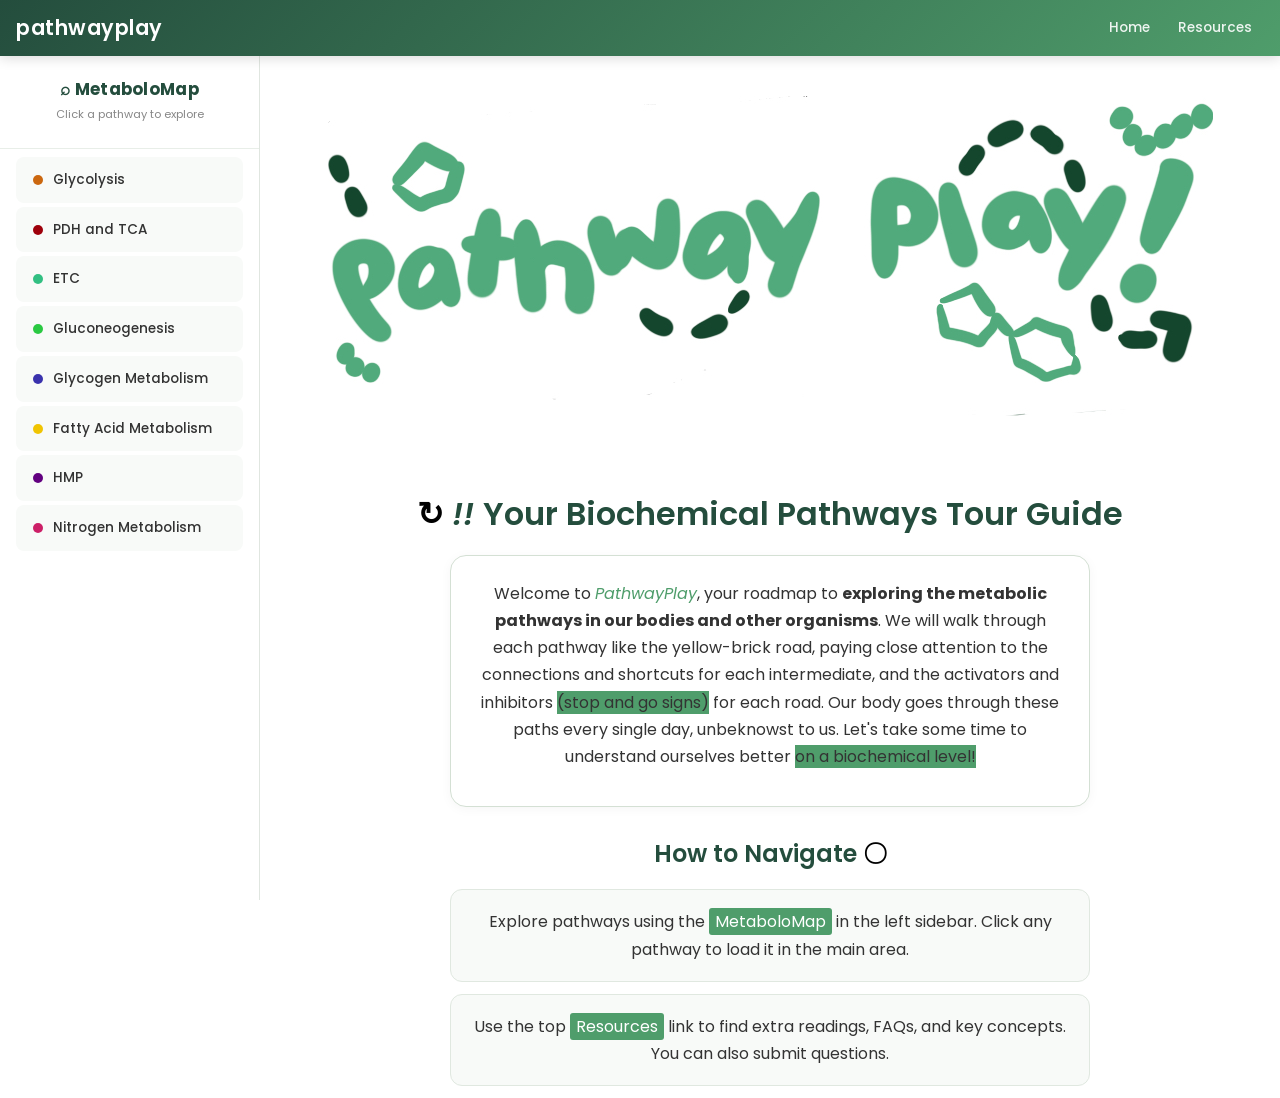
<file: index.html>
<!DOCTYPE html>
<html lang="en">
<head>
  <meta charset="UTF-8">
  <meta name="viewport" content="width=device-width, initial-scale=1.0">
  <meta name="description" content="PathwayPlay — your interactive tour guide to biochemical metabolic pathways including glycolysis, TCA cycle, ETC, gluconeogenesis, and more.">
  <title>Welcome to PathwayPlay</title>
  <link rel="stylesheet" href="pathwayplay.css">
  <link href="https://fonts.googleapis.com/css2?family=Poppins:wght@300;400;600&display=swap" rel="stylesheet">
</head>
<body>
  <div class="navbar">
    <div class="navbar-left">
      <button class="hamburger" id="hamburger" aria-label="Toggle navigation menu">
        <span></span>
        <span></span>
        <span></span>
      </button>
      <a href="index.html" class="brand"><u>pathwayplay</u></a>
    </div>
    <nav>
      <a href="index.html">Home</a>
      <a href="resources.html">Resources</a>
    </nav>
  </div>
  <div class="sidebar-overlay" id="sidebarOverlay"></div>
  <div class="layout">
    <div class="sidebar" id="sidebar">
      <div class="sidebar-menu">
        <div class="menu-header">
          <h2>⌕ MetaboloMap</h2>
          <p>Click a pathway to explore</p>
        </div>
        <nav>
          <ul>
            <li><a href="glycolysis.html"><span class="dot"></span>Glycolysis</a></li>
            <li><a href="pdh_tca.html"><span class="dot"></span>PDH and TCA</a></li>
            <li><a href="etc.html"><span class="dot"></span>ETC</a></li>
            <li><a href="gluconeogenesis.html"><span class="dot"></span>Gluconeogenesis</a></li>
            <li><a href="glycogen.html"><span class="dot"></span>Glycogen Metabolism</a></li>
            <li><a href="fatty_acid.html"><span class="dot"></span>Fatty Acid Metabolism</a></li>
            <li><a href="hmp.html"><span class="dot"></span>HMP</a></li>
            <li><a href="nitrogen_metabolism.html"><span class="dot"></span>Nitrogen Metabolism</a></li>
          </ul>
        </nav>
      </div>
    </div>
    <div class="main-content">
<div style="text-align: center; padding: 20px 0;">
    <img src="pathwayplaylogo.png" style="display: inline-block; width: auto; height: auto; max-width: 90%;">
  </div>

  <div class="content">
    <h1 class="fade-in"><span style="color:black;">↻</span> <i>!! </i>Your Biochemical Pathways Tour Guide</h1>
  </div>

  <div class="bordered-box">
    <p>Welcome to <i><span style="color:#4f9d6b;">PathwayPlay</span></i>, your roadmap to <b>exploring the metabolic pathways in our bodies and other organisms</b>. We will walk through each pathway like the yellow-brick road, paying close attention to the connections and shortcuts for each intermediate, and the activators and inhibitors <span style="background-color:#4f9d6b;">(stop and go signs)</span> for each road. Our body goes through these paths every single day, unbeknowst to us. Let's take some time to understand ourselves better <span style="background-color:#4f9d6b;"> on a biochemical level!</span></p>
  </div>

  <div>
    <h2 style="color: #244d3d;">How to Navigate <span style="color:black;">〇</span></h2>
    <p class="info-box">
      Explore pathways using the <span style="background-color:#4f9d6b; color: white; padding: 2px 6px; border-radius: 3px;">MetaboloMap</span> in the left sidebar. Click any pathway to load it in the main area.
    </p>
    <p class="info-box">
      Use the top <span style="background-color:#4f9d6b; color: white; padding: 2px 6px; border-radius: 3px;">Resources</span> link to find extra readings, FAQs, and key concepts. You can also submit questions.
    </p>
  </div>
    </div>
  </div>
  <script>
    const hamburger = document.getElementById('hamburger');
    const sidebar = document.getElementById('sidebar');
    const overlay = document.getElementById('sidebarOverlay');
    function toggleMenu() {
      hamburger.classList.toggle('active');
      sidebar.classList.toggle('open');
      overlay.classList.toggle('open');
      document.body.style.overflow = sidebar.classList.contains('open') ? 'hidden' : '';
    }
    function closeMenu() {
      hamburger.classList.remove('active');
      sidebar.classList.remove('open');
      overlay.classList.remove('open');
      document.body.style.overflow = '';
    }
    if(hamburger) hamburger.addEventListener('click', toggleMenu);
    if(overlay) overlay.addEventListener('click', closeMenu);
  </script>
</body>
</html>
</file>
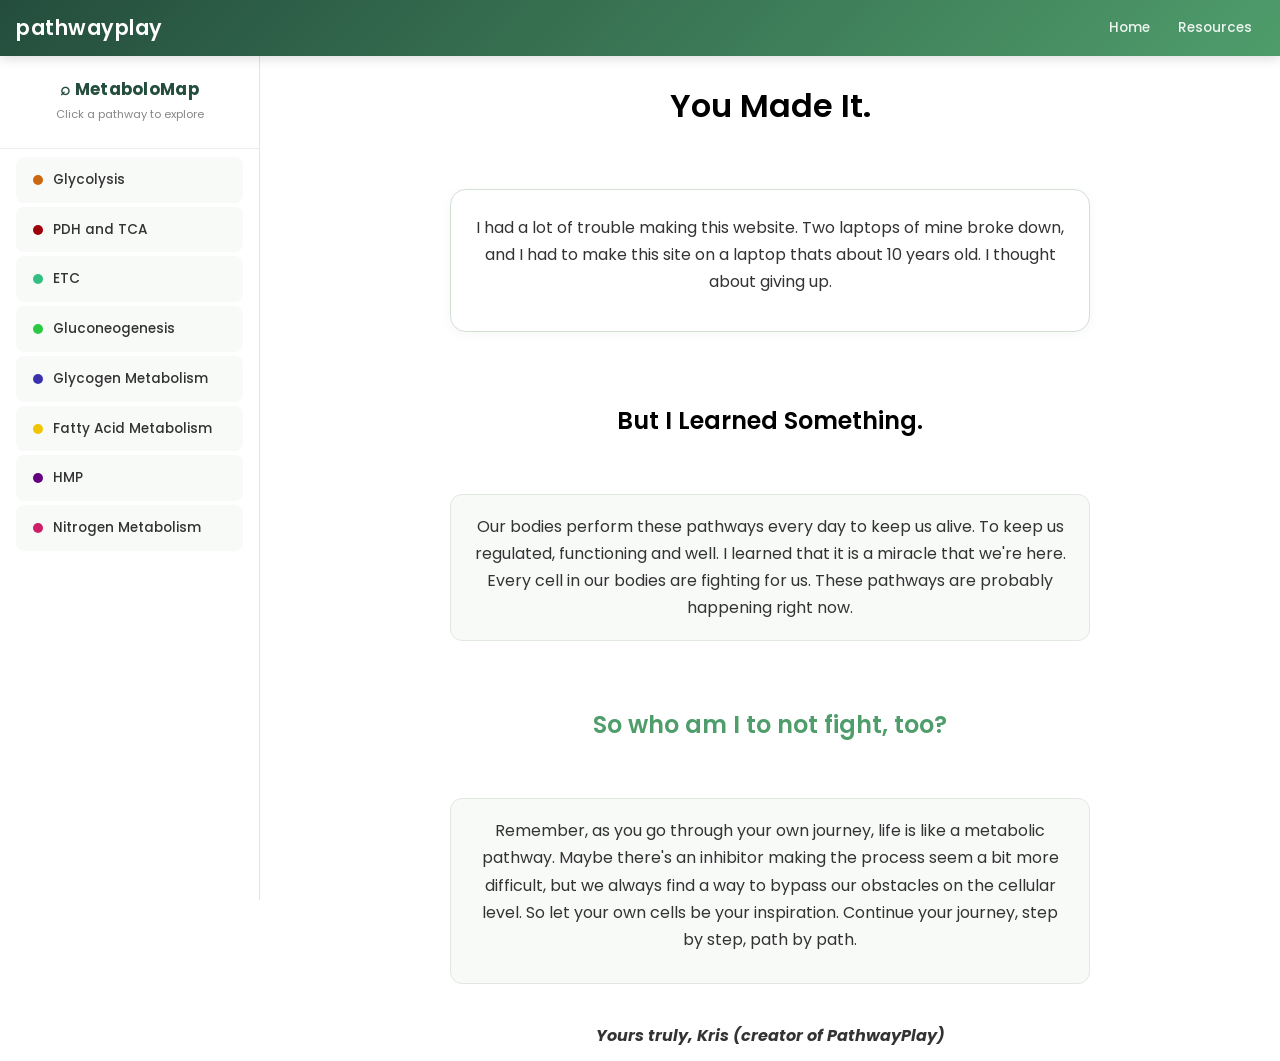
<file: endofpathwayplay.html>
<!DOCTYPE html>
<html lang="en">
<head>
  <meta charset="UTF-8">
  <meta name="viewport" content="width=device-width, initial-scale=1.0">
  <meta name="description" content="Thank you for exploring PathwayPlay — a personal message from the creator about perseverance and biochemistry.">
  <title>Thank You - PathwayPlay</title>
  <link rel="stylesheet" href="pathwayplay.css">
  <link href="https://fonts.googleapis.com/css2?family=Poppins:wght@300;400;600&display=swap" rel="stylesheet">
  
</head>
<body>
  <div class="navbar">
    <div class="navbar-left">
      <button class="hamburger" id="hamburger" aria-label="Toggle navigation menu">
        <span></span>
        <span></span>
        <span></span>
      </button>
      <a href="index.html" class="brand"><u>pathwayplay</u></a>
    </div>
    <nav>
      <a href="index.html">Home</a>
      <a href="resources.html">Resources</a>
    </nav>
  </div>
  <div class="sidebar-overlay" id="sidebarOverlay"></div>
  <div class="layout">
    <div class="sidebar" id="sidebar">
      <div class="sidebar-menu">
        <div class="menu-header">
          <h2>⌕ MetaboloMap</h2>
          <p>Click a pathway to explore</p>
        </div>
        <nav>
          <ul>
            <li><a href="glycolysis.html"><span class="dot"></span>Glycolysis</a></li>
            <li><a href="pdh_tca.html"><span class="dot"></span>PDH and TCA</a></li>
            <li><a href="etc.html"><span class="dot"></span>ETC</a></li>
            <li><a href="gluconeogenesis.html"><span class="dot"></span>Gluconeogenesis</a></li>
            <li><a href="glycogen.html"><span class="dot"></span>Glycogen Metabolism</a></li>
            <li><a href="fatty_acid.html"><span class="dot"></span>Fatty Acid Metabolism</a></li>
            <li><a href="hmp.html"><span class="dot"></span>HMP</a></li>
            <li><a href="nitrogen_metabolism.html"><span class="dot"></span>Nitrogen Metabolism</a></li>
          </ul>
        </nav>
      </div>
    </div>
    <div class="main-content">


  <div class="content">
    <h1 class="fade-in"> <span style="color:black;">You Made It.</span></h1>
  </div>
  <br/>

  <div class="bordered-box">
    <p>I had a lot of trouble making this website. Two laptops of mine broke down, and I had to make this site on a laptop thats about 10 years old. I thought about giving up.</p>
  </div>
  <br/>

  <h2 style="color:black;"> But I Learned Something.</h2>
  <br/>
  <p class="info-box">
    Our bodies perform these pathways every day to keep us alive. To keep us regulated, functioning and well. I learned that it is a miracle that we're here. Every cell in our bodies are fighting for us. These pathways are probably happening right now.
  </p>
  <br/>

  <h2>So who am I to not fight, too?</h2>
  <br/>
  <div class="info-box">
    <p>Remember, as you go through your own journey, life is like a metabolic pathway. Maybe there's an inhibitor making the process seem a bit more difficult, but we always find a way to bypass our obstacles on the cellular level. So let your own cells be your inspiration. Continue your journey, step by step, path by path.</p>
  </div>
  <br/>

  <p><b><i>Yours truly, Kris (creator of PathwayPlay)</i></b></p>
    </div>
  </div>
  <script>
    const hamburger = document.getElementById('hamburger');
    const sidebar = document.getElementById('sidebar');
    const overlay = document.getElementById('sidebarOverlay');
    function toggleMenu() {
      hamburger.classList.toggle('active');
      sidebar.classList.toggle('open');
      overlay.classList.toggle('open');
      document.body.style.overflow = sidebar.classList.contains('open') ? 'hidden' : '';
    }
    function closeMenu() {
      hamburger.classList.remove('active');
      sidebar.classList.remove('open');
      overlay.classList.remove('open');
      document.body.style.overflow = '';
    }
    if(hamburger) hamburger.addEventListener('click', toggleMenu);
    if(overlay) overlay.addEventListener('click', closeMenu);
  </script>
</body>
</html>
</file>
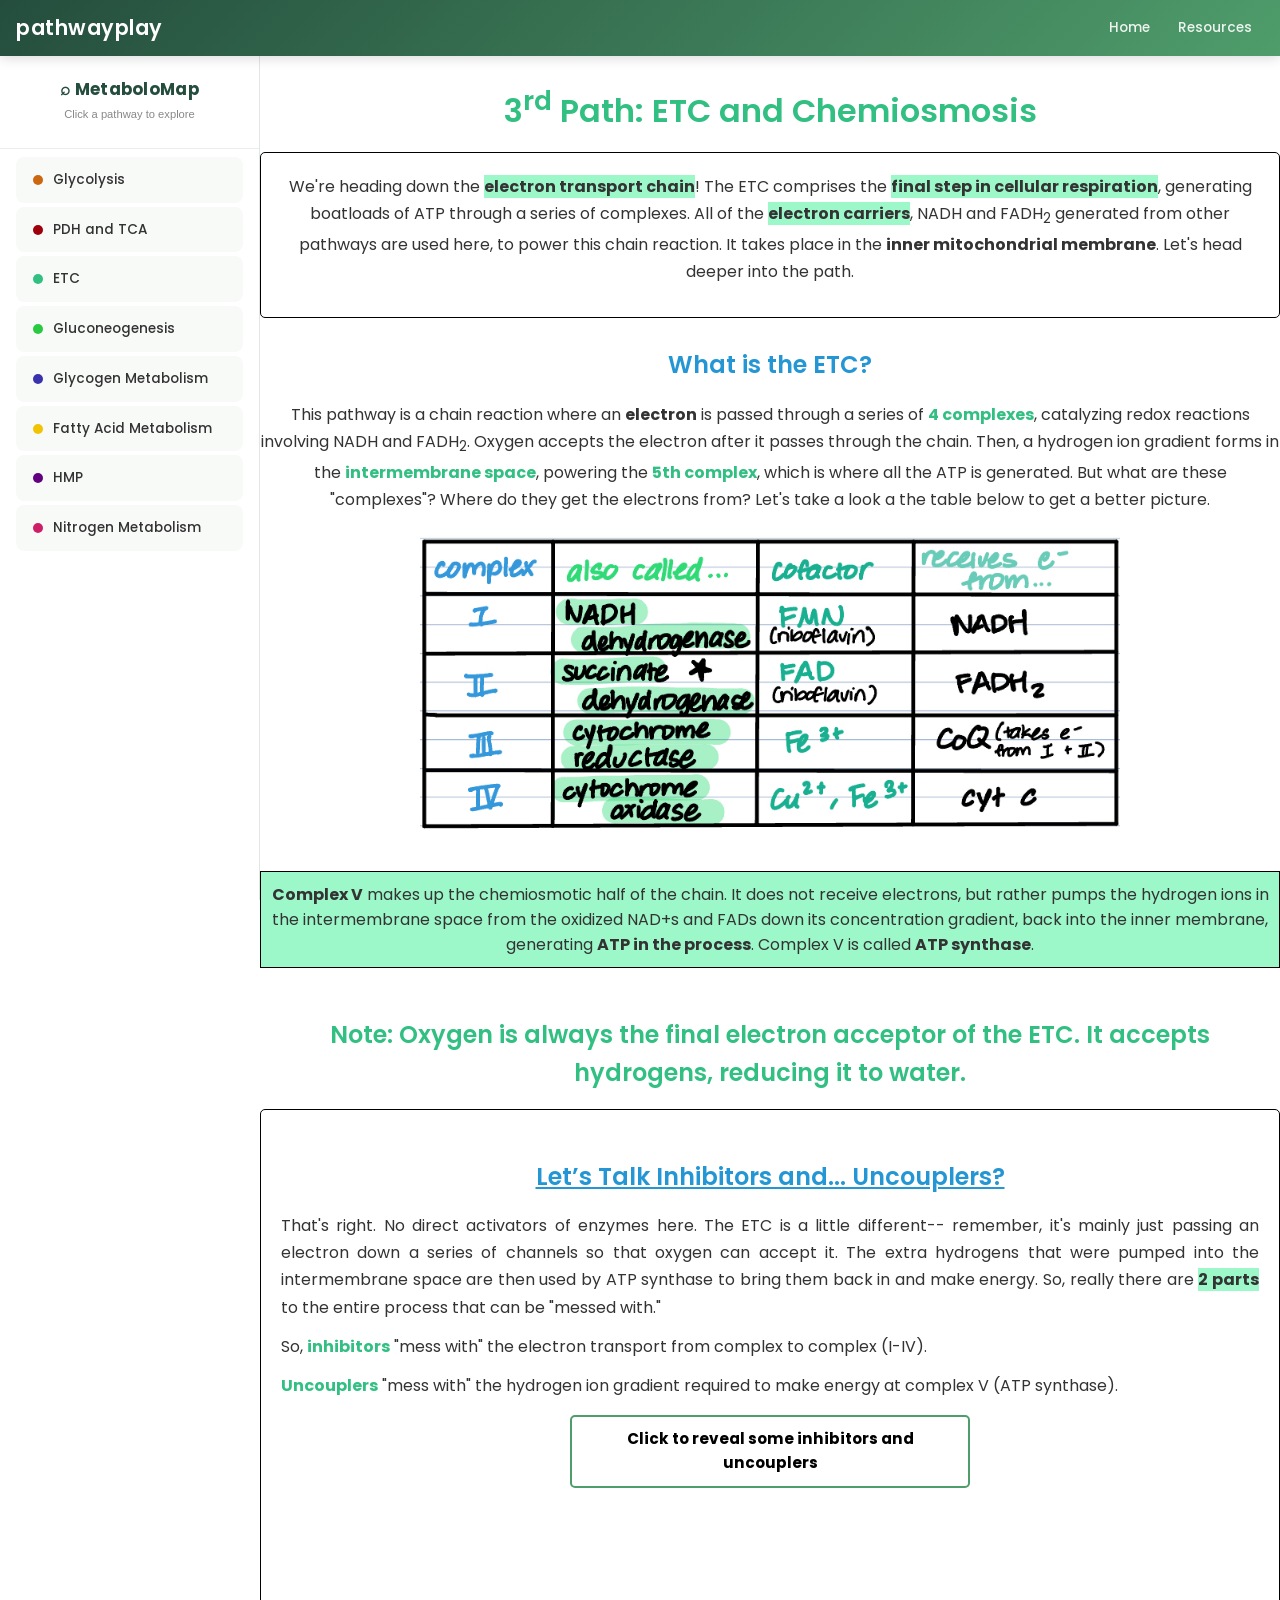
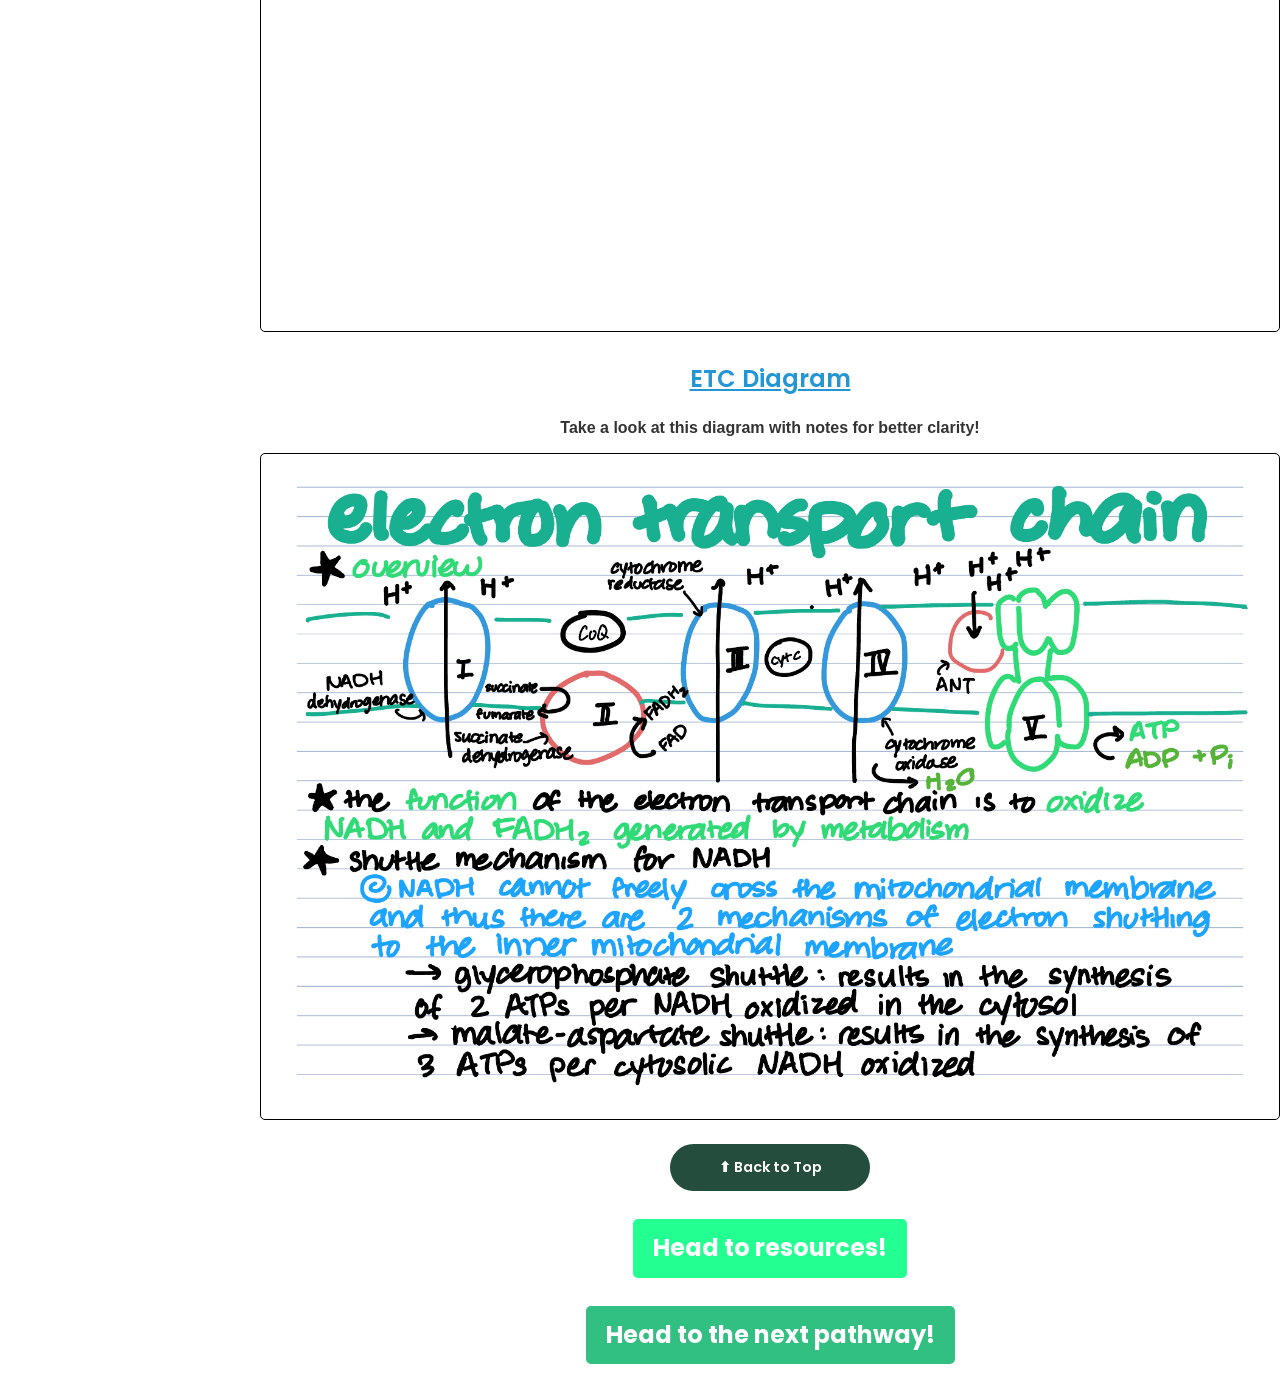
<file: etc.html>
<html>
<head>
  <meta charset="UTF-8">
  <meta name="viewport" content="width=device-width, initial-scale=1.0">
  <meta name="description" content="Learn the electron transport chain and chemiosmosis — complexes, inhibitors, uncouplers, and diagrams on PathwayPlay.">
  <link rel="stylesheet" href="pathwayplay.css">

<title>ETC on PathwayPlay</title>
<style>

    .toggle-button, .button-link {
        display: inline-block;
        padding: 10px 20px;
        text-decoration: none;
        border-radius: 5px;
        color: white;
        font-family: 'Poppins', sans-serif;
        font-weight: bold;
        text-align: center;
        cursor: pointer;
    }
    .toggle-button { background-color: white; color: black; display: block;}
    .button-link-summary { background-color: #24ff91; }
    .button-link-next { background-color: #32bf82; }

    .toggle-checkbox { display: none; }
    .fade-in-table {
        opacity: 0;
        transition: opacity 0.5s ease-in-out;
        margin-top: 15px;
    }
    .toggle-checkbox:checked ~ .table-scroll-wrapper .fade-in-table, .toggle-checkbox:checked ~ .fade-in-table {
        opacity: 1;
    }


    table {
        width: 100%;
        margin: 20px 0;
        border-collapse: collapse;
        font-family: 'Poppins', sans-serif;
    }
    th, td {
        padding: 10px;
        border: 1px solid black;
        text-align: center;
    }
    th {
        background-color: #32bf82;
        color: white;
        border: 1px solid black;
    }

    tr:nth-child(odd) {
        background-color: #9cf7c9;
                         }
    
    .center-img { display: block; text-align: center; margin: 20px 0; }

    h1 {font-family: 'Poppins';
        color:#32bf82;
        text-align: center;}
    
    p {text-align: center;
       font-family: Arial;
       }
    
    h2 {font-family: 'Poppins'; color:#2496d4; text-align: center;
        }
    
    
    .imgpo { max-width: 100%; height: auto; }
    
    .imagediv { border: 1px solid black; border-radius: 5px; padding: 10px; display: block; text-align: center; }

    span {
          font-weight: bold;}
    
    li {color:#2496d4;
}
</style>
 <link href="https://fonts.googleapis.com/css2?family=Poppins:wght@300;400;600&display=swap" rel="stylesheet">
</head>
<body>
  <div class="navbar">
    <div class="navbar-left">
      <button class="hamburger" id="hamburger" aria-label="Toggle navigation menu">
        <span></span>
        <span></span>
        <span></span>
      </button>
      <a href="index.html" class="brand"><u>pathwayplay</u></a>
    </div>
    <nav>
      <a href="index.html">Home</a>
      <a href="resources.html">Resources</a>
    </nav>
  </div>
  <div class="sidebar-overlay" id="sidebarOverlay"></div>
  <div class="layout">
    <div class="sidebar" id="sidebar">
      <div class="sidebar-menu">
        <div class="menu-header">
          <h2>⌕ MetaboloMap</h2>
          <p>Click a pathway to explore</p>
        </div>
        <nav>
          <ul>
            <li><a href="glycolysis.html"><span class="dot"></span>Glycolysis</a></li>
            <li><a href="pdh_tca.html"><span class="dot"></span>PDH and TCA</a></li>
            <li><a href="etc.html"><span class="dot"></span>ETC</a></li>
            <li><a href="gluconeogenesis.html"><span class="dot"></span>Gluconeogenesis</a></li>
            <li><a href="glycogen.html"><span class="dot"></span>Glycogen Metabolism</a></li>
            <li><a href="fatty_acid.html"><span class="dot"></span>Fatty Acid Metabolism</a></li>
            <li><a href="hmp.html"><span class="dot"></span>HMP</a></li>
            <li><a href="nitrogen_metabolism.html"><span class="dot"></span>Nitrogen Metabolism</a></li>
          </ul>
        </nav>
      </div>
    </div>
    <div class="main-content">

    
<a id="top"></a>  
<h1>3<sup>rd</sup> Path: ETC and Chemiosmosis</h1>

<div style="border: 1px solid black; padding: 20px; border-radius: 5px;">
    <p style="font-family: 'Poppins', sans-serif;">We're heading down the <span style="background-color:#9cf7c9;">electron transport chain</span>! The ETC comprises the <span style="background-color:#9cf7c9;">final step in cellular respiration</span>, generating boatloads of ATP through a series of complexes. All of the <span style="background-color:#9cf7c9;">electron carriers</span>, NADH and FADH<sub>2</sub> generated from other pathways are used here, to power this chain reaction. It takes place in the <span>inner mitochondrial membrane</span>. Let's head deeper into the path.</p>
</div>

<h2>What is the ETC?</h2>
<p style="font-family: 'Poppins', sans-serif;">This pathway is a chain reaction where an <span>electron</span> is passed through a series of <span style="color:#32bf82;">4 complexes</span>, catalyzing redox reactions involving NADH and FADH<sub>2</sub>. Oxygen accepts the electron after it passes through the chain. Then, a hydrogen ion gradient forms in the <span style="color:#32bf82;"> intermembrane space</span>, powering the <span style="color:#32bf82;">5th complex</span>, which is where all the ATP is generated. But what are these "complexes"? Where do they get the electrons from? Let's take a look a the table below to get a better picture.</p>
    
<div class="center-img">
    <img src="etctable.jpg" style="max-width: 700px; height: auto; width: 100%;">
</div>

<div class="table-scroll-wrapper">
<table>
<tr>
    <td><b>Complex V</b> makes up the chemiosmotic half of the chain. It does not receive electrons, but rather pumps the hydrogen ions in the intermembrane space from the oxidized NAD+s and FADs down its concentration gradient, back into the inner membrane, generating <span>ATP in the process</span>. Complex V is called <b>ATP synthase</b>.</td>
</tr></table>
</div>

<h2 style="color:#32bf82;">Note: Oxygen is always the final electron acceptor of the ETC. It accepts hydrogens, reducing it to water.</h2>

<div style="border: 1px solid black; padding: 20px; border-radius: 5px;">

<h2 style="text-align:center;"><u>Let’s Talk Inhibitors and... Uncouplers?</u></h2>
<p style="font-family: 'Poppins', sans-serif; text-align:justify;">That's right. No direct activators of enzymes here. The ETC is a little different-- remember, it's mainly just passing an electron down a series of channels so that oxygen can accept it. The extra hydrogens that were pumped into the intermembrane space are then used by ATP synthase to bring them back in and make energy. So, really there are <span style="background-color:#9cf7c9;">2 parts</span> to the entire process that can be "messed with."

<p  style="font-family: 'Poppins', sans-serif; text-align:justify;">So, <span style="color:#32bf82;">inhibitors</span> "mess with" the electron transport from complex to complex (I-IV).</p>

<p  style="font-family: 'Poppins', sans-serif; text-align:justify;"><span style="color:#32bf82;">Uncouplers</span> "mess with" the hydrogen ion gradient required to make energy at complex V (ATP synthase).</p>    
<label for="toggle-table" class="toggle-button">Click to reveal some inhibitors and uncouplers</label>
    
<input type="checkbox" id="toggle-table" class="toggle-checkbox">

<div class="table-scroll-wrapper">
<table class="fade-in-table">
    <tr>
        <th>Molecule</th>
        <th>Inhibitor or Uncoupler?</th>
        <th>How it Works</th>
    
    </tr>
    <tr>
        <td><b>Thermogenin</b></td>
        <td>Uncoupler</td>
        <td>Increases the rate of the ETC and pumps hydrogen ions back into the matrix without generating ATP (blocks ATP synthase due to lack of substrate and H+ gradient)</td>
    </tr>
    <tr>
        <td><b>Antimycin A</b></td>
        <td>Inhibitor</td>
        <td>Decreases activity of cytochrome reductase/complex III</td>
    </tr>
    <tr>
        <td><b>Barbiturate amytal</b></td>
        <td>Inhibitor</td>
        <td>Decreases activity of NADH dehydrogenase/complex I</td>
    </tr>
    <tr>
        <td><b>2,4 dinitrophenol</b></td>
        <td>Uncoupler</td>
        <td>Increases the permeability of the inner mitochondrial membrane, causing the ETC to run without the H+ gradient</td>
    </tr>
</table>
</div>
    </div>

<h2><u>ETC Diagram</u></h2>
        <p><b>Take a look at this diagram with notes for better clarity!</b></p>
    <div class= "imagediv">
    
        <img class="imgpo" src="etc.png">
        </div>

     <a href="#top" class="back-to-top">⬆ Back to Top</a>
    
<h2><a href="resources.html" class="button-link button-link-summary">Head to resources!</a></h2>

<h2><a href="gluconeogenesis.html" class="button-link button-link-next">Head to the next pathway!</a></h2>

    </div>
  </div>
  <script>
    const hamburger = document.getElementById('hamburger');
    const sidebar = document.getElementById('sidebar');
    const overlay = document.getElementById('sidebarOverlay');
    function toggleMenu() {
      hamburger.classList.toggle('active');
      sidebar.classList.toggle('open');
      overlay.classList.toggle('open');
      document.body.style.overflow = sidebar.classList.contains('open') ? 'hidden' : '';
    }
    function closeMenu() {
      hamburger.classList.remove('active');
      sidebar.classList.remove('open');
      overlay.classList.remove('open');
      document.body.style.overflow = '';
    }
    if(hamburger) hamburger.addEventListener('click', toggleMenu);
    if(overlay) overlay.addEventListener('click', closeMenu);
  </script>
</body>
</html>
</file>
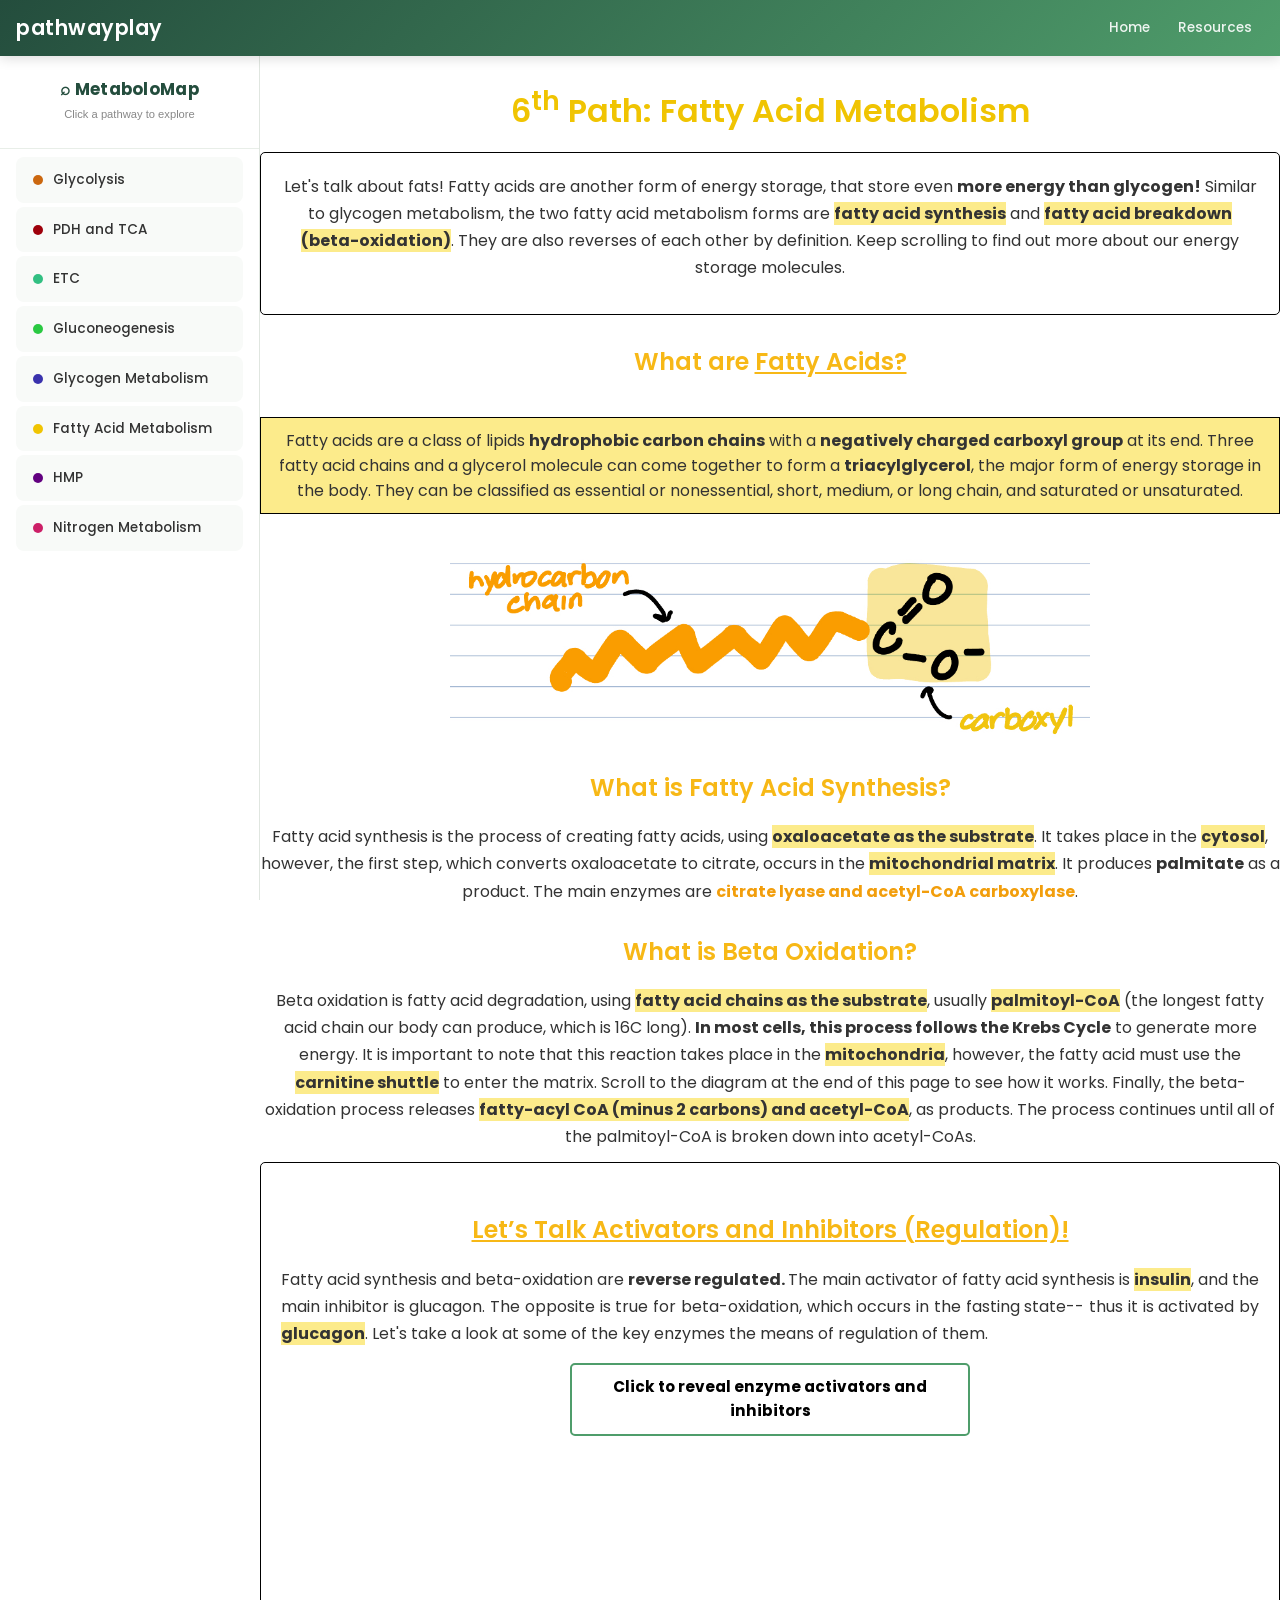
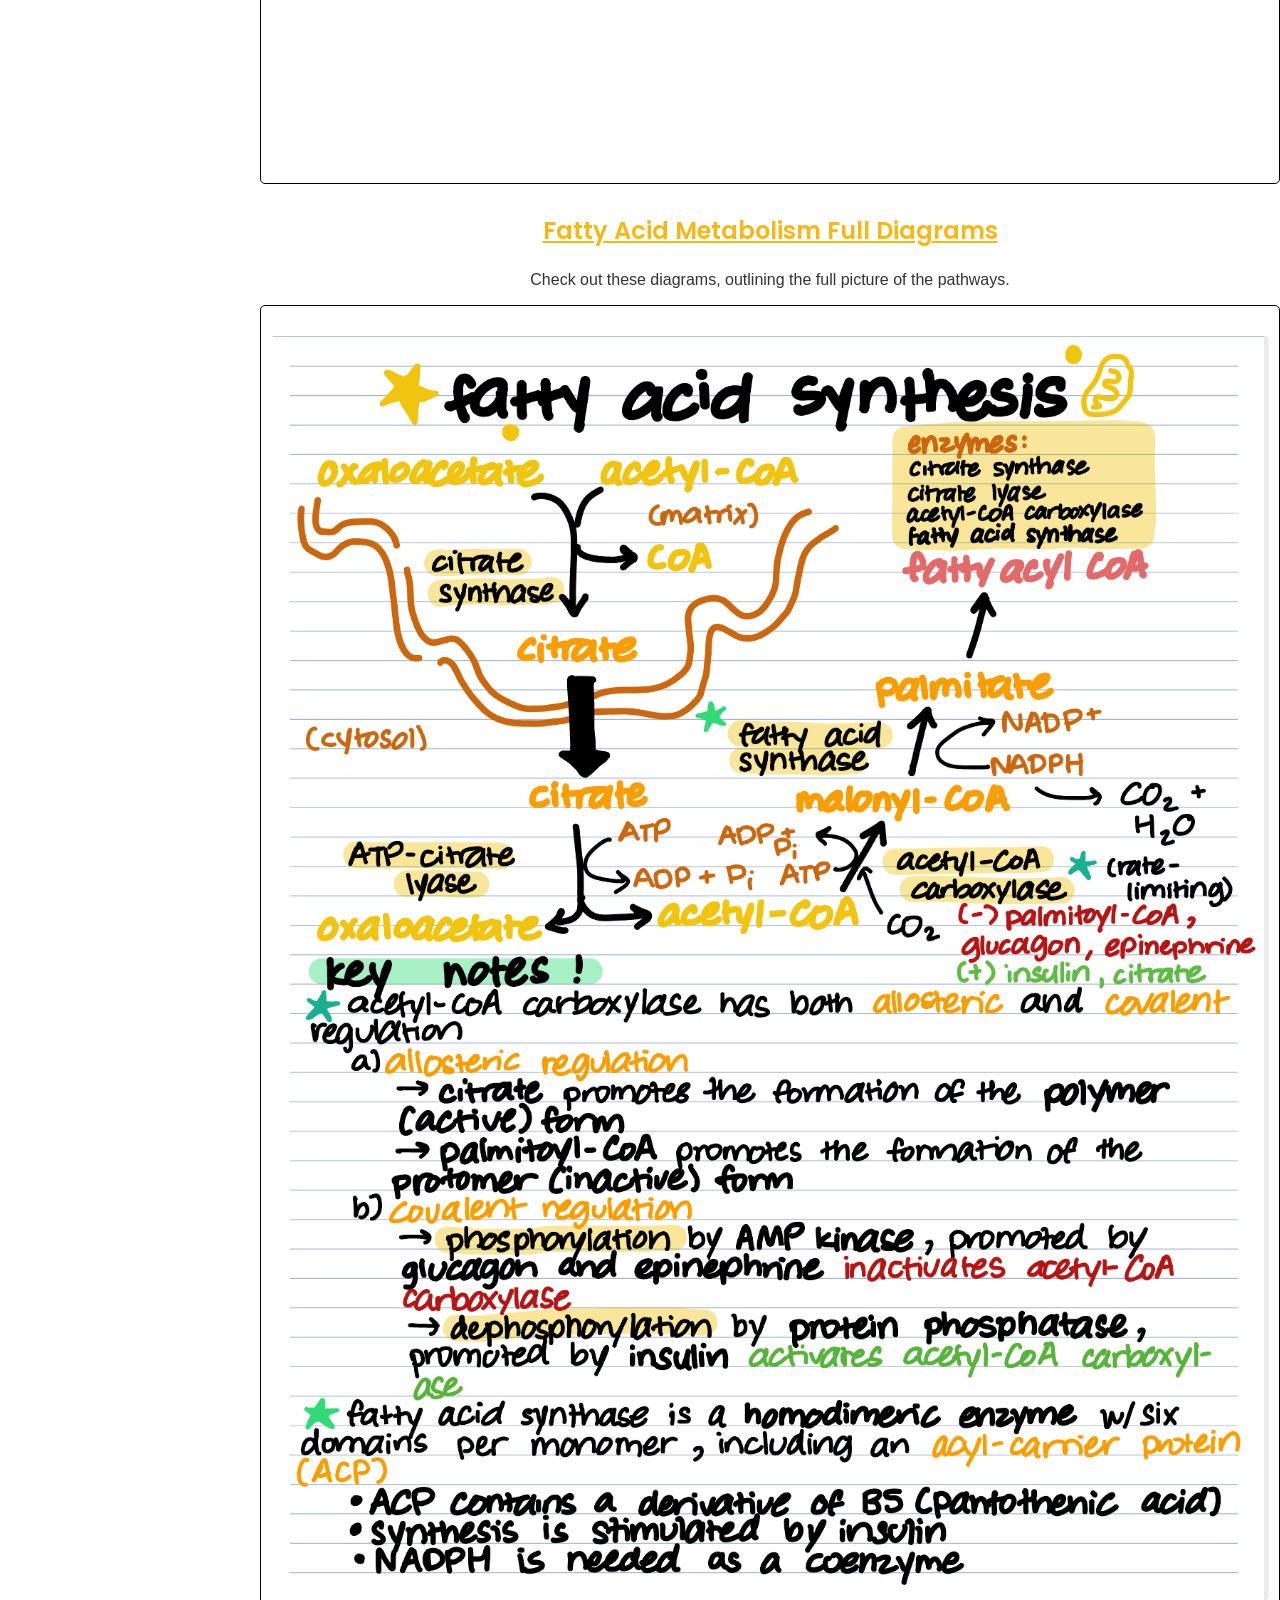
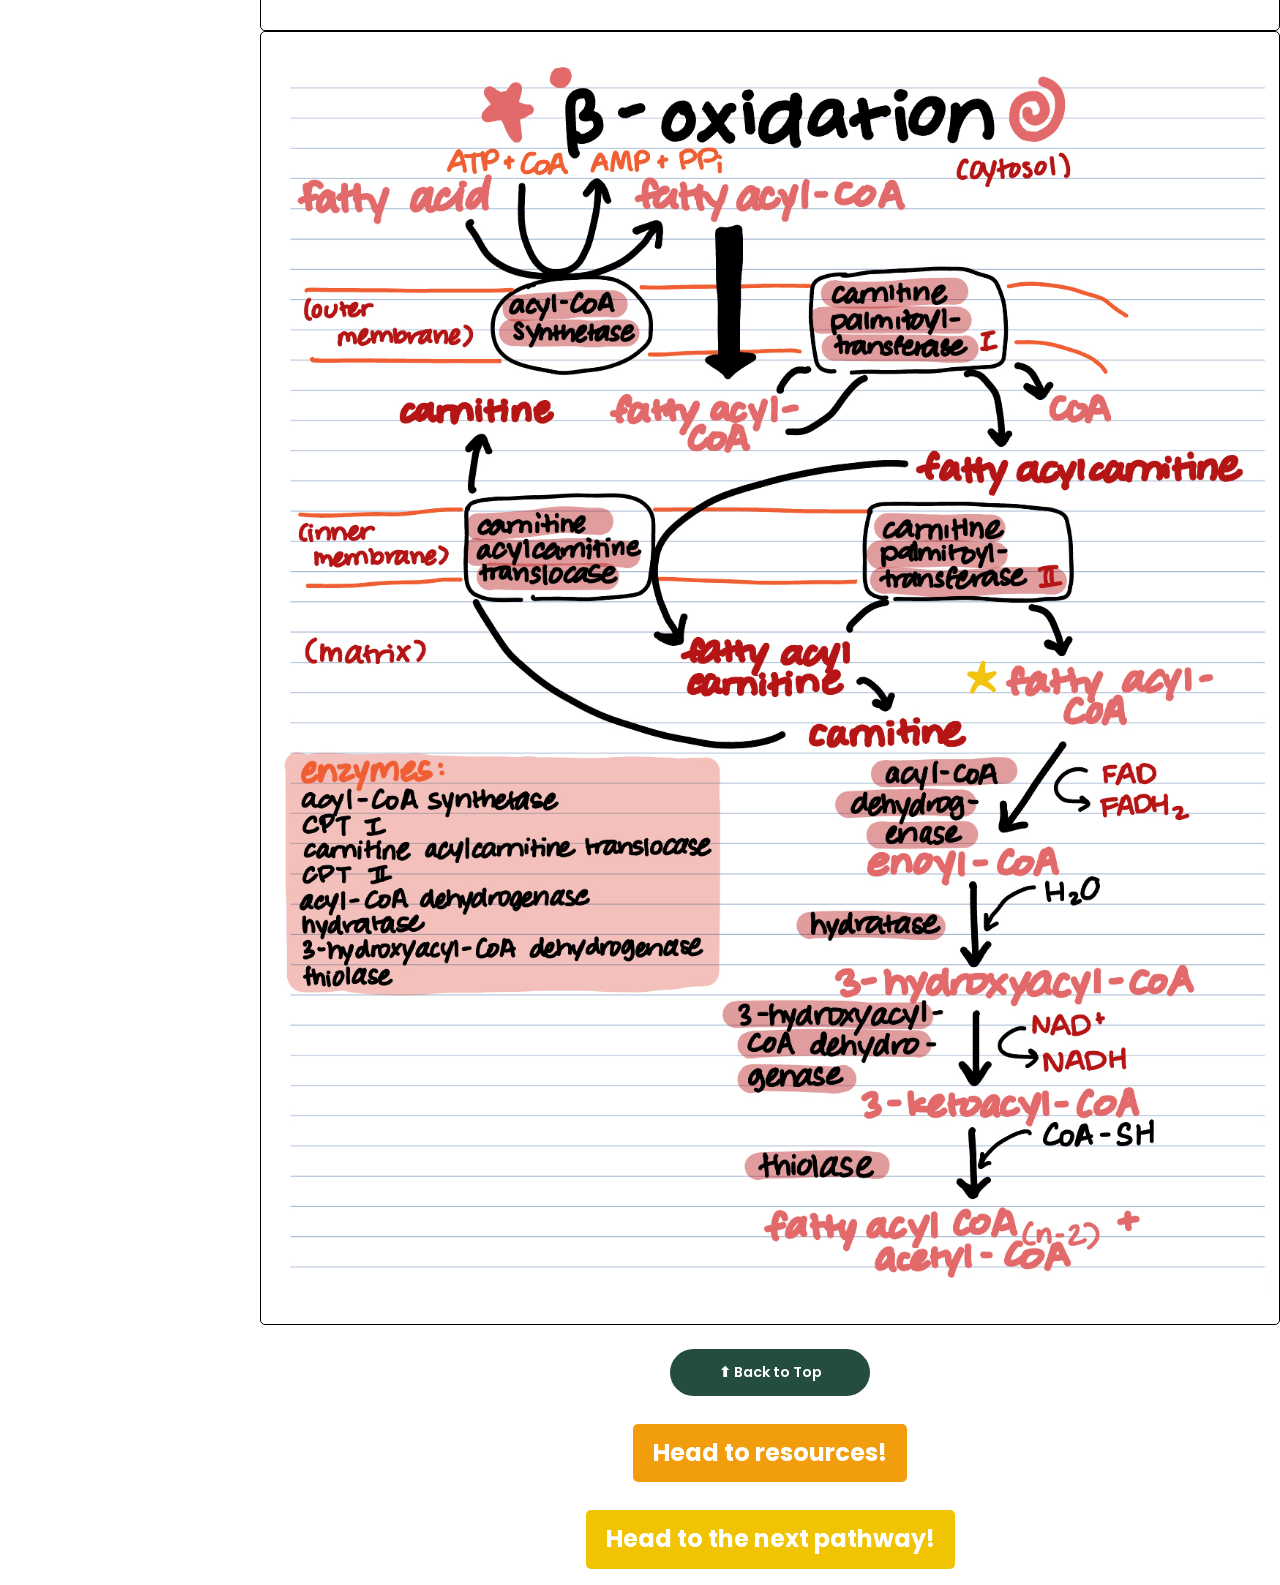
<file: fatty_acid.html>
<html>
<head>
  <meta charset="UTF-8">
  <meta name="viewport" content="width=device-width, initial-scale=1.0">
  <meta name="description" content="Learn fatty acid metabolism — synthesis, beta-oxidation, regulation, and diagrams on PathwayPlay.">
  <link rel="stylesheet" href="pathwayplay.css">

<title>Fatty Acid Metabolism PathwayPlay</title>
<style>

    .toggle-button, .button-link {
        display: inline-block;
        padding: 10px 20px;
        text-decoration: none;
        border-radius: 5px;
        color: white;
        font-family: 'Poppins', sans-serif;
        font-weight: bold;
        text-align: center;
        cursor: pointer;
    }
    .toggle-button { background-color: white; color: black; display: block;}
    .button-link-summary { background-color: #f29e0c; }
    .button-link-next { background-color: #f0c402; }

    .toggle-checkbox { display: none; }
    .fade-in-table {
        opacity: 0;
        transition: opacity 0.5s ease-in-out;
        margin-top: 15px;
    }
    .toggle-checkbox:checked ~ .table-scroll-wrapper .fade-in-table, .toggle-checkbox:checked ~ .fade-in-table {
        opacity: 1;
    }


    table {
        width: 100%;
        margin: 20px 0;
        border-collapse: collapse;
        font-family: 'Poppins', sans-serif;
    }
    th, td {
        padding: 10px;
        border: 1px solid black;
        text-align: center;
    }
    th {
        background-color: #f29e0c;
        color: white;
        border: 1px solid black;
    }

    tr:nth-child(odd) {
        background-color: #fceb8b;
                         }
    
    .center-img { display: block; text-align: center; margin: 20px 0; }

    h1 {font-family: 'Poppins';
        color:#f0c402;
        text-align: center;}
    
    p {text-align: center;
       font-family: Arial;
       }
    
    h2 {font-family: 'Poppins'; color:#f7b816; text-align: center;
        }
    
   
    .imgfat { max-width: 100%; height: auto; }
    
    .imagediv { border: 1px solid black; border-radius: 5px; padding: 10px; display: block; text-align: center; }

    span {
          font-weight: bold;}
</style>
 <link href="https://fonts.googleapis.com/css2?family=Poppins:wght@300;400;600&display=swap" rel="stylesheet">
</head>
<body>
  <div class="navbar">
    <div class="navbar-left">
      <button class="hamburger" id="hamburger" aria-label="Toggle navigation menu">
        <span></span>
        <span></span>
        <span></span>
      </button>
      <a href="index.html" class="brand"><u>pathwayplay</u></a>
    </div>
    <nav>
      <a href="index.html">Home</a>
      <a href="resources.html">Resources</a>
    </nav>
  </div>
  <div class="sidebar-overlay" id="sidebarOverlay"></div>
  <div class="layout">
    <div class="sidebar" id="sidebar">
      <div class="sidebar-menu">
        <div class="menu-header">
          <h2>⌕ MetaboloMap</h2>
          <p>Click a pathway to explore</p>
        </div>
        <nav>
          <ul>
            <li><a href="glycolysis.html"><span class="dot"></span>Glycolysis</a></li>
            <li><a href="pdh_tca.html"><span class="dot"></span>PDH and TCA</a></li>
            <li><a href="etc.html"><span class="dot"></span>ETC</a></li>
            <li><a href="gluconeogenesis.html"><span class="dot"></span>Gluconeogenesis</a></li>
            <li><a href="glycogen.html"><span class="dot"></span>Glycogen Metabolism</a></li>
            <li><a href="fatty_acid.html"><span class="dot"></span>Fatty Acid Metabolism</a></li>
            <li><a href="hmp.html"><span class="dot"></span>HMP</a></li>
            <li><a href="nitrogen_metabolism.html"><span class="dot"></span>Nitrogen Metabolism</a></li>
          </ul>
        </nav>
      </div>
    </div>
    <div class="main-content">


    <a id="top"></a>
    
<h1>6<sup>th</sup> Path: Fatty Acid Metabolism</h1>

<div style="border: 1px solid black; padding: 20px; border-radius: 5px;">
    <p style="font-family: 'Poppins', sans-serif;">Let's talk about fats! Fatty acids are another form of energy storage, that store even <b>more energy than glycogen!</b> Similar to glycogen metabolism, the two fatty acid metabolism forms are <span style="background-color: #fceb8b;">fatty acid synthesis</span> and <span style="background-color: #fceb8b;">fatty acid breakdown (beta-oxidation)</span>. They are also reverses of each other by definition. Keep scrolling to find out more about our energy storage molecules.</p>
</div>

    <h2>What are <u>Fatty Acids?</u></h2>
    <div class="table-scroll-wrapper">
<table>
<tr>
    <td> Fatty acids are a class of lipids <b>hydrophobic carbon chains</b> with a <b>negatively charged carboxyl group</b> at its end. Three fatty acid chains and a glycerol molecule can come together to form a <b>triacylglycerol</b>, the major form of energy storage in the body. They can be classified as essential or nonessential, short, medium, or long chain, and saturated or unsaturated.</td>
</tr></table>
</div>

    <div class="center-img">
        <img src="fattyacidstructure.jpg" style="max-width: 640px; height: auto; width: 100%;">
        </div>
    
<h2>What is Fatty Acid Synthesis?</h2>
<p style="font-family: 'Poppins', sans-serif;">Fatty acid synthesis is the process of creating fatty acids, using <span style="background-color: #fceb8b;">oxaloacetate as the substrate</span>. It takes place in the <span style="background-color: #fceb8b;">cytosol</span>, however, the first step, which converts oxaloacetate to citrate, occurs in the <span style="background-color: #fceb8b;">mitochondrial matrix</span>. It produces <b>palmitate</b> as a product. The main enzymes are <span style="color:#f29e0c;">citrate lyase and acetyl-CoA carboxylase</span>.</p>

    <h2>What is Beta Oxidation?</h2>
<p style="font-family: 'Poppins', sans-serif;">Beta oxidation is fatty acid degradation, using <span style="background-color: #fceb8b;">fatty acid chains as the substrate</span>, usually <span style="background-color: #fceb8b;">palmitoyl-CoA</span> (the longest fatty acid chain our body can produce, which is 16C long). <b>In most cells, this process follows the Krebs Cycle</b> to generate more energy. It is important to note that this reaction takes place in the <span style="background-color: #fceb8b;">mitochondria</span>, however, the fatty acid must use the <span style="background-color: #fceb8b;">carnitine shuttle</span> to enter the matrix. Scroll to the diagram at the end of this page to see how it works. Finally, the beta-oxidation process releases <span style="background-color: #fceb8b;">fatty-acyl CoA (minus 2 carbons) and acetyl-CoA</span>, as products. The process continues until all of the palmitoyl-CoA is broken down into acetyl-CoAs.</p>



<div style="border: 1px solid black; padding: 20px; border-radius: 5px;">

<h2 style="text-align:center;"><u>Let’s Talk Activators and Inhibitors (Regulation)!</u></h2>
<p style="font-family: 'Poppins', sans-serif; text-align:justify;">Fatty acid synthesis and beta-oxidation are <b>reverse regulated. </b> The main activator of fatty acid synthesis is <span style="background-color: #fceb8b;">insulin</span>, and the main inhibitor is glucagon. The opposite is true for beta-oxidation, which occurs in the fasting state-- thus it is activated by <span style="background-color: #fceb8b;">glucagon</span>. Let's take a look at some of the key enzymes the means of regulation of them.</p>

<label for="toggle-table" class="toggle-button">Click to reveal enzyme activators and inhibitors</label>
<input type="checkbox" id="toggle-table" class="toggle-checkbox">

<div class="table-scroll-wrapper">
<table class="fade-in-table">
    <tr>
        <th>Enzyme</th>
        <th>Reaction/Process</th>
        <th>Activator</th>
        <th>Inhibitor</th>
    </tr>
    <tr>
        <td><b>Acetyl-CoA carboxylase</b></td>
        <td>Fatty acid synthesis (acetyl-CoA  → malonyl-CoA)</td>
        <td>Citrate, insulin</td>
        <td>long chain fatty acyl-CoA, glucagon/epinephrine</td>
    </tr>
    <tr>
        <td><b>Fatty Acid synthase</b></td>
        <td>Fatty acid synthesis (malonyl-CoA  → palmitate)</td>
        <td>Citrate, insulin</td>
        <td>long chain fatty acyl-CoA, glucagon/epinephrine</td>
    </tr>
    <tr>
        <td><b>CPT-1</b></td>
        <td>Beta-oxidation (fatty acids  → fatty acyl-carnitine</td>
        <td>--</td>
        <td>malonyl-CoA</td>
    </tr>
</table>
</div>
    </div>

<h2><u>Fatty Acid Metabolism Full Diagrams</u></h2>
        <p>Check out these diagrams, outlining the full picture of the pathways.</p>
    <div class= "imagediv">
    
        <img class="imgfat" src="fattyacidsynthesis_.png">
        </div>
    <div class="imagediv">
        <img class="imgfat" src="betaoxidation.png">
        </div>

             <a href="#top" class="back-to-top">⬆ Back to Top</a>
    
<h2><a href="resources.html" class="button-link button-link-summary">Head to resources!</a></h2>

<h2><a href="hmp.html" class="button-link button-link-next">Head to the next pathway!</a></h2>

    </div>
  </div>
  <script>
    const hamburger = document.getElementById('hamburger');
    const sidebar = document.getElementById('sidebar');
    const overlay = document.getElementById('sidebarOverlay');
    function toggleMenu() {
      hamburger.classList.toggle('active');
      sidebar.classList.toggle('open');
      overlay.classList.toggle('open');
      document.body.style.overflow = sidebar.classList.contains('open') ? 'hidden' : '';
    }
    function closeMenu() {
      hamburger.classList.remove('active');
      sidebar.classList.remove('open');
      overlay.classList.remove('open');
      document.body.style.overflow = '';
    }
    if(hamburger) hamburger.addEventListener('click', toggleMenu);
    if(overlay) overlay.addEventListener('click', closeMenu);
  </script>
</body>
</html>
</file>
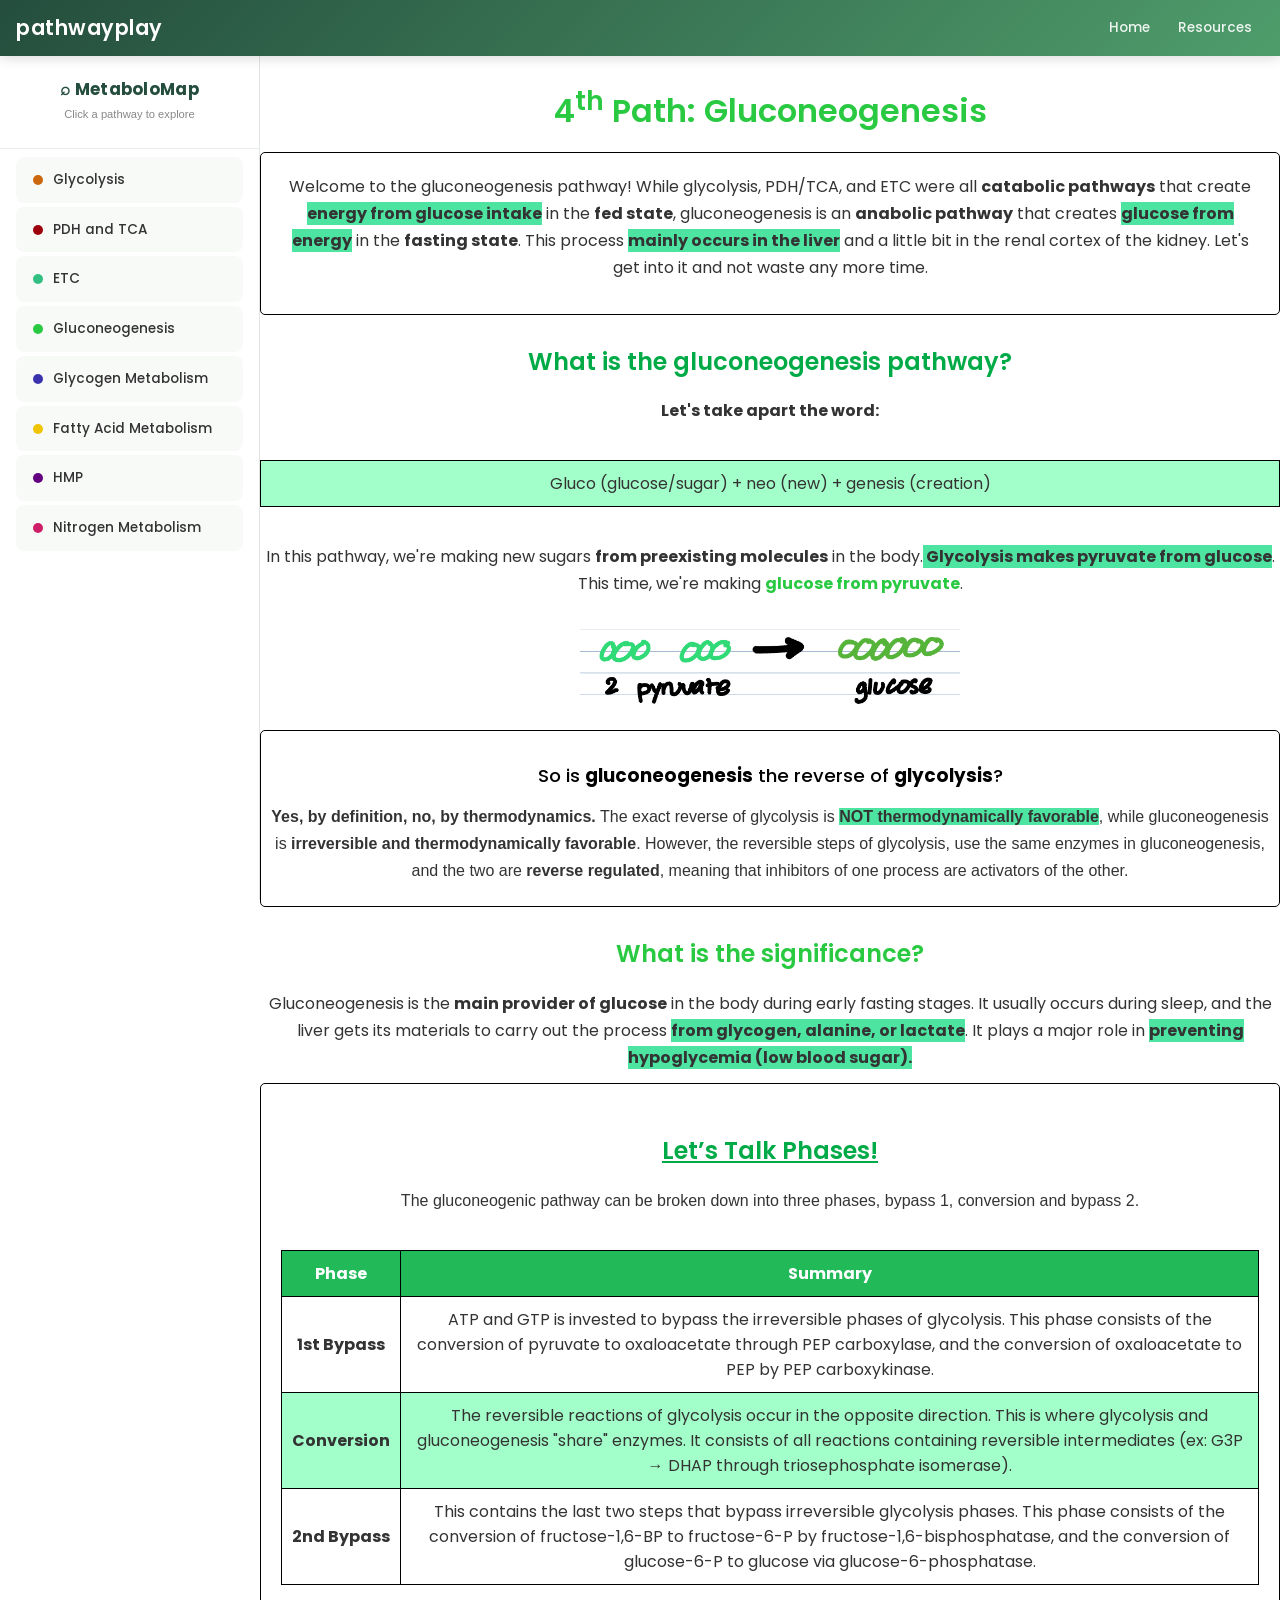
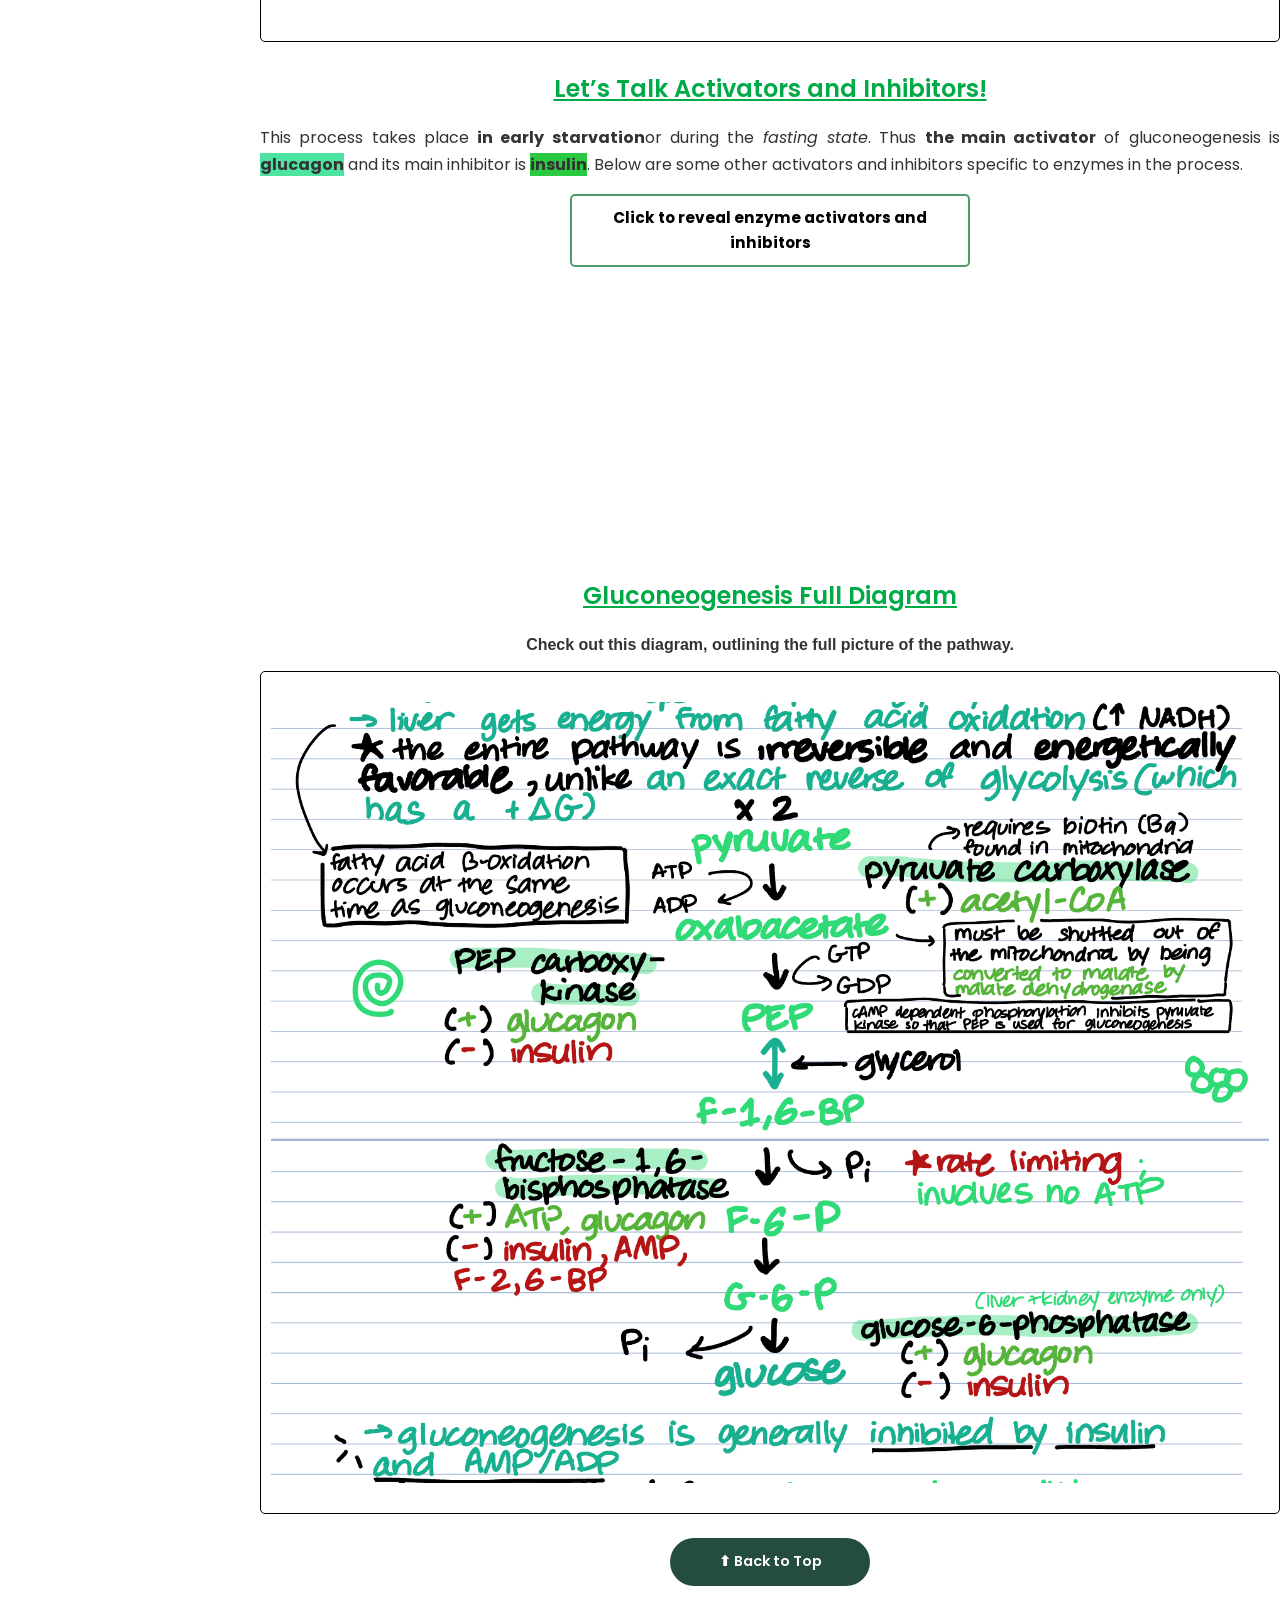
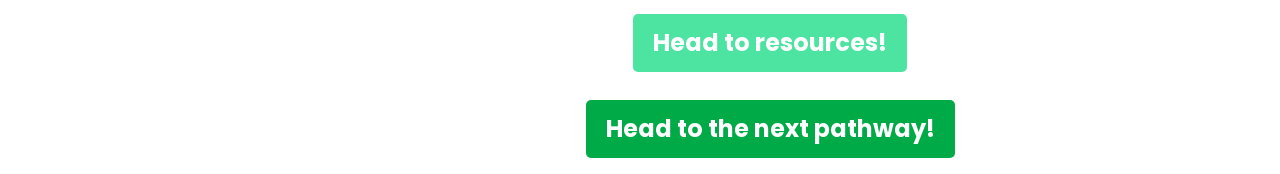
<file: gluconeogenesis.html>
<html>
<head>
  <meta charset="UTF-8">
  <meta name="viewport" content="width=device-width, initial-scale=1.0">
  <meta name="description" content="Understand gluconeogenesis — the pathway that creates glucose from pyruvate, with phases, regulation, and diagrams on PathwayPlay.">
  <link rel="stylesheet" href="pathwayplay.css">

<title>Gluconeogenesis on PathwayPlay</title>
<style>

    .toggle-button, .button-link {
        display: inline-block;
        padding: 10px 20px;
        text-decoration: none;
        border-radius: 5px;
        color: white;
        font-family: 'Poppins', sans-serif;
        font-weight: bold;
        text-align: center;
        cursor: pointer;
    }
    .toggle-button { background-color: white; color: black; display: block;}
    .button-link-summary { background-color: #4de3a0; }
    .button-link-next { background-color: #00ab47; }

    .toggle-checkbox { display: none; }
    .fade-in-table {
        opacity: 0;
        transition: opacity 0.5s ease-in-out;
        margin-top: 15px;
    }
    .toggle-checkbox:checked ~ .table-scroll-wrapper .fade-in-table, .toggle-checkbox:checked ~ .fade-in-table {
        opacity: 1;
    }

    /* Table styling */
    table {
        width: 100%;
        margin: 20px 0;
        border-collapse: collapse;
        font-family: 'Poppins', sans-serif;
    }
    th, td {
        padding: 10px;
        border: 1px solid black;
        text-align: center;
    }
    th {
        background-color: #22ba59;
        color: white;
        border: 1px solid black;
    }

    tr:nth-child(odd) {
        background-color: #a3ffc9;
        border: 1px solid black;}
    
    .center-img { display: block; text-align: center; margin: 20px 0; }

    h1 {font-family: 'Poppins';
        color: #2ac942;
        text-align: center;
        }
    
    p {text-align: center;
       font-family: Arial;
       }
    h2 {font-family: 'Poppins'; color:#00ab47; text-align: center;
        }
    img { max-width: 100%; height: auto; }
    
    .imagediv { border: 1px solid black; border-radius: 5px; padding: 10px; display: block; text-align: center; }
    span {font-weight: bold
          }
</style>
 <link href="https://fonts.googleapis.com/css2?family=Poppins:wght@300;400;600&display=swap" rel="stylesheet">
</head>
<body>
  <div class="navbar">
    <div class="navbar-left">
      <button class="hamburger" id="hamburger" aria-label="Toggle navigation menu">
        <span></span>
        <span></span>
        <span></span>
      </button>
      <a href="index.html" class="brand"><u>pathwayplay</u></a>
    </div>
    <nav>
      <a href="index.html">Home</a>
      <a href="resources.html">Resources</a>
    </nav>
  </div>
  <div class="sidebar-overlay" id="sidebarOverlay"></div>
  <div class="layout">
    <div class="sidebar" id="sidebar">
      <div class="sidebar-menu">
        <div class="menu-header">
          <h2>⌕ MetaboloMap</h2>
          <p>Click a pathway to explore</p>
        </div>
        <nav>
          <ul>
            <li><a href="glycolysis.html"><span class="dot"></span>Glycolysis</a></li>
            <li><a href="pdh_tca.html"><span class="dot"></span>PDH and TCA</a></li>
            <li><a href="etc.html"><span class="dot"></span>ETC</a></li>
            <li><a href="gluconeogenesis.html"><span class="dot"></span>Gluconeogenesis</a></li>
            <li><a href="glycogen.html"><span class="dot"></span>Glycogen Metabolism</a></li>
            <li><a href="fatty_acid.html"><span class="dot"></span>Fatty Acid Metabolism</a></li>
            <li><a href="hmp.html"><span class="dot"></span>HMP</a></li>
            <li><a href="nitrogen_metabolism.html"><span class="dot"></span>Nitrogen Metabolism</a></li>
          </ul>
        </nav>
      </div>
    </div>
    <div class="main-content">

    <a id="top"></a>
<h1>4<sup>th</sup> Path: Gluconeogenesis</h1>

<div style="border: 1px solid black; padding: 20px; border-radius: 5px;">
    <p style="font-family: 'Poppins', sans-serif;">Welcome to the gluconeogenesis pathway! While glycolysis, PDH/TCA, and ETC were all <b>catabolic pathways</b> that create <span style="background-color: #4de3a0;">energy from glucose intake</span> in the <b>fed state</b>, gluconeogenesis is an <b>anabolic pathway</b> that creates <span style="background-color: #4de3a0;">glucose from energy</span> in the <b>fasting state</b>. This process <span style="background-color: #4de3a0;">mainly occurs in the liver</span> and a little bit in the renal cortex of the kidney. Let's get into it and not waste any more time.</p>
</div>

<h2>What is the gluconeogenesis pathway?</h2>
<p style="font-family: 'Poppins', sans-serif;"><b>Let's take apart the word:</b></p>

<div class="table-scroll-wrapper">
<table>
    <tr><td style="font-family: 'Poppins', sans-serif;">Gluco (glucose/sugar) + neo (new) + genesis (creation) </tr>
</table>
</div>
    
<p style="font-family: 'Poppins', sans-serif;">In this pathway, we're making new sugars <b>from preexisting molecules</b> in the body.<span style="background-color: #4de3a0;"> Glycolysis makes pyruvate from glucose</span>. This time, we're making <span style ="color:#2ac942;">glucose from pyruvate</span>.</p>
    

<div class="center-img">
    <img src="pyruvate2glucose.jpg" style="max-width: 380px; height: auto; width: 100%;">
</div>

<div style="border: 1px solid black; padding: 10px; border-radius: 5px;">
    <h3 style="color:black; font-family: 'Poppins'; text-align: center;">So is <span>gluconeogenesis</span> the reverse of <span>glycolysis</span>?</h3>

        <p><b>Yes, by definition, no, by thermodynamics.</b> The exact reverse of glycolysis is <span style="background-color: #4de3a0;">NOT thermodynamically favorable</span>, while gluconeogenesis is <b>irreversible and thermodynamically favorable</b>. However, the reversible steps of glycolysis, use the same enzymes in gluconeogenesis, and the two are <span>reverse regulated</span>, meaning that inhibitors of one process are activators of the other.</p>

</div>
    
<h2 style= "font-family: 'Poppins'; color:#2ac942;">What is the significance?</h2>
<p style="font-family: 'Poppins', sans-serif;">Gluconeogenesis is the <b>main provider of glucose</b> in the body during early fasting stages. It usually occurs during sleep, and the liver gets its materials to carry out the process <span style="background-color: #4de3a0;">from glycogen, alanine, or lactate</span>. It plays a major role in <span style="background-color: #4de3a0;">preventing hypoglycemia (low blood sugar).</span></p>

<div style="border: 1px solid black; padding: 20px; border-radius: 5px;">
    <h2 style="text-align:center;"><u>Let’s Talk Phases!</u></h2>
    <p>The gluconeogenic pathway can be broken down into three phases, bypass 1, conversion and bypass 2.</p>
    <div class="table-scroll-wrapper">
<table>
        <tr>
            <th>Phase</th>
            <th>Summary</th>
        </tr>
        <tr>
            <td><b>1st Bypass</b></td>
            <td>ATP and GTP is invested to bypass the irreversible phases of glycolysis. This phase consists of the conversion of pyruvate to oxaloacetate through PEP carboxylase, and the conversion of oxaloacetate to PEP by PEP carboxykinase.</td>
        </tr>
        <tr>
            <td><b>Conversion</b></td>
            <td>The reversible reactions of glycolysis occur in the opposite direction. This is where glycolysis and gluconeogenesis "share" enzymes. It consists of all reactions containing reversible intermediates (ex: G3P → DHAP through triosephosphate isomerase).</td>
        </tr>
        <tr>
            <td><b>2nd Bypass</b></td>
            <td>This contains the last two steps that bypass irreversible glycolysis phases. This phase consists of the conversion of fructose-1,6-BP to fructose-6-P by fructose-1,6-bisphosphatase, and the conversion of glucose-6-P to glucose via glucose-6-phosphatase.</td>
        </tr>
    </table>
</div>
</div>

<h2 style="text-align:center;"><u>Let’s Talk Activators and Inhibitors!</u></h2>
<p style="font-family: 'Poppins', sans-serif; text-align:justify;">This process takes place <b>in early starvation</b>or during the <em>fasting state</em>. Thus <b>the main activator</b> of gluconeogenesis is <span style="background-color: #4de3a0;">glucagon</span> and its main inhibitor is <span style="background-color: #2ac942;"> insulin</span>. Below are some other activators and inhibitors specific to enzymes in the process.</p>

<label for="toggle-table" class="toggle-button">Click to reveal enzyme activators and inhibitors</label>
<input type="checkbox" id="toggle-table" class="toggle-checkbox">

<div class="table-scroll-wrapper">
<table class="fade-in-table">
    <tr>
        <th>Enzyme</th>
        <th>Reaction</th>
        <th>Activator</th>
        <th>Inhibitor</th>
    </tr>
    <tr>
        <td><b>PEP carboxykinase</b></td>
        <td>oxaloacetate → PEP</td>
        <td>glucagon</td>
        <td>insulin</td>
    </tr>
    <tr>
        <td><b>Pyruvate carboxylase</b></td>
        <td>Pyruvate → oxaloacetate</td>
        <td>acetyl-CoA</td>
        <td>--</td>
    </tr>
    <tr>
        <td><b>Fructose-1,6-bisphosphatase</b></td>
        <td>Fructose-1,6-BP → fructose-6-phosphate</td>
        <td>ATP, glucagon</td>
        <td>insulin, AMP, fructose-2,6-BP</td>
    </tr>
    <tr>
        <td><b>Glucose-6-phosphatase</b></td>
        <td>Glucose-6-phosphate → glucose</td>
        <td>glucagon</td>
        <td>insulin</td>
    </tr>
</table>
</div>

<h2><u>Gluconeogenesis Full Diagram</u></h2>
        <p><b>Check out this diagram, outlining the full picture of the pathway.</b></p>
    <div class= "imagediv">
    
        <img src="gluconeogenesis.png">
        </div>

     <a href="#top" class="back-to-top">⬆ Back to Top</a>
    
<h2><a href="resources.html" class="button-link button-link-summary">Head to resources!</a></h2>

<h2><a href="glycogen.html" class="button-link button-link-next">Head to the next pathway!</a></h2>

    </div>
  </div>
  <script>
    const hamburger = document.getElementById('hamburger');
    const sidebar = document.getElementById('sidebar');
    const overlay = document.getElementById('sidebarOverlay');
    function toggleMenu() {
      hamburger.classList.toggle('active');
      sidebar.classList.toggle('open');
      overlay.classList.toggle('open');
      document.body.style.overflow = sidebar.classList.contains('open') ? 'hidden' : '';
    }
    function closeMenu() {
      hamburger.classList.remove('active');
      sidebar.classList.remove('open');
      overlay.classList.remove('open');
      document.body.style.overflow = '';
    }
    if(hamburger) hamburger.addEventListener('click', toggleMenu);
    if(overlay) overlay.addEventListener('click', closeMenu);
  </script>
</body>
</html>
</file>
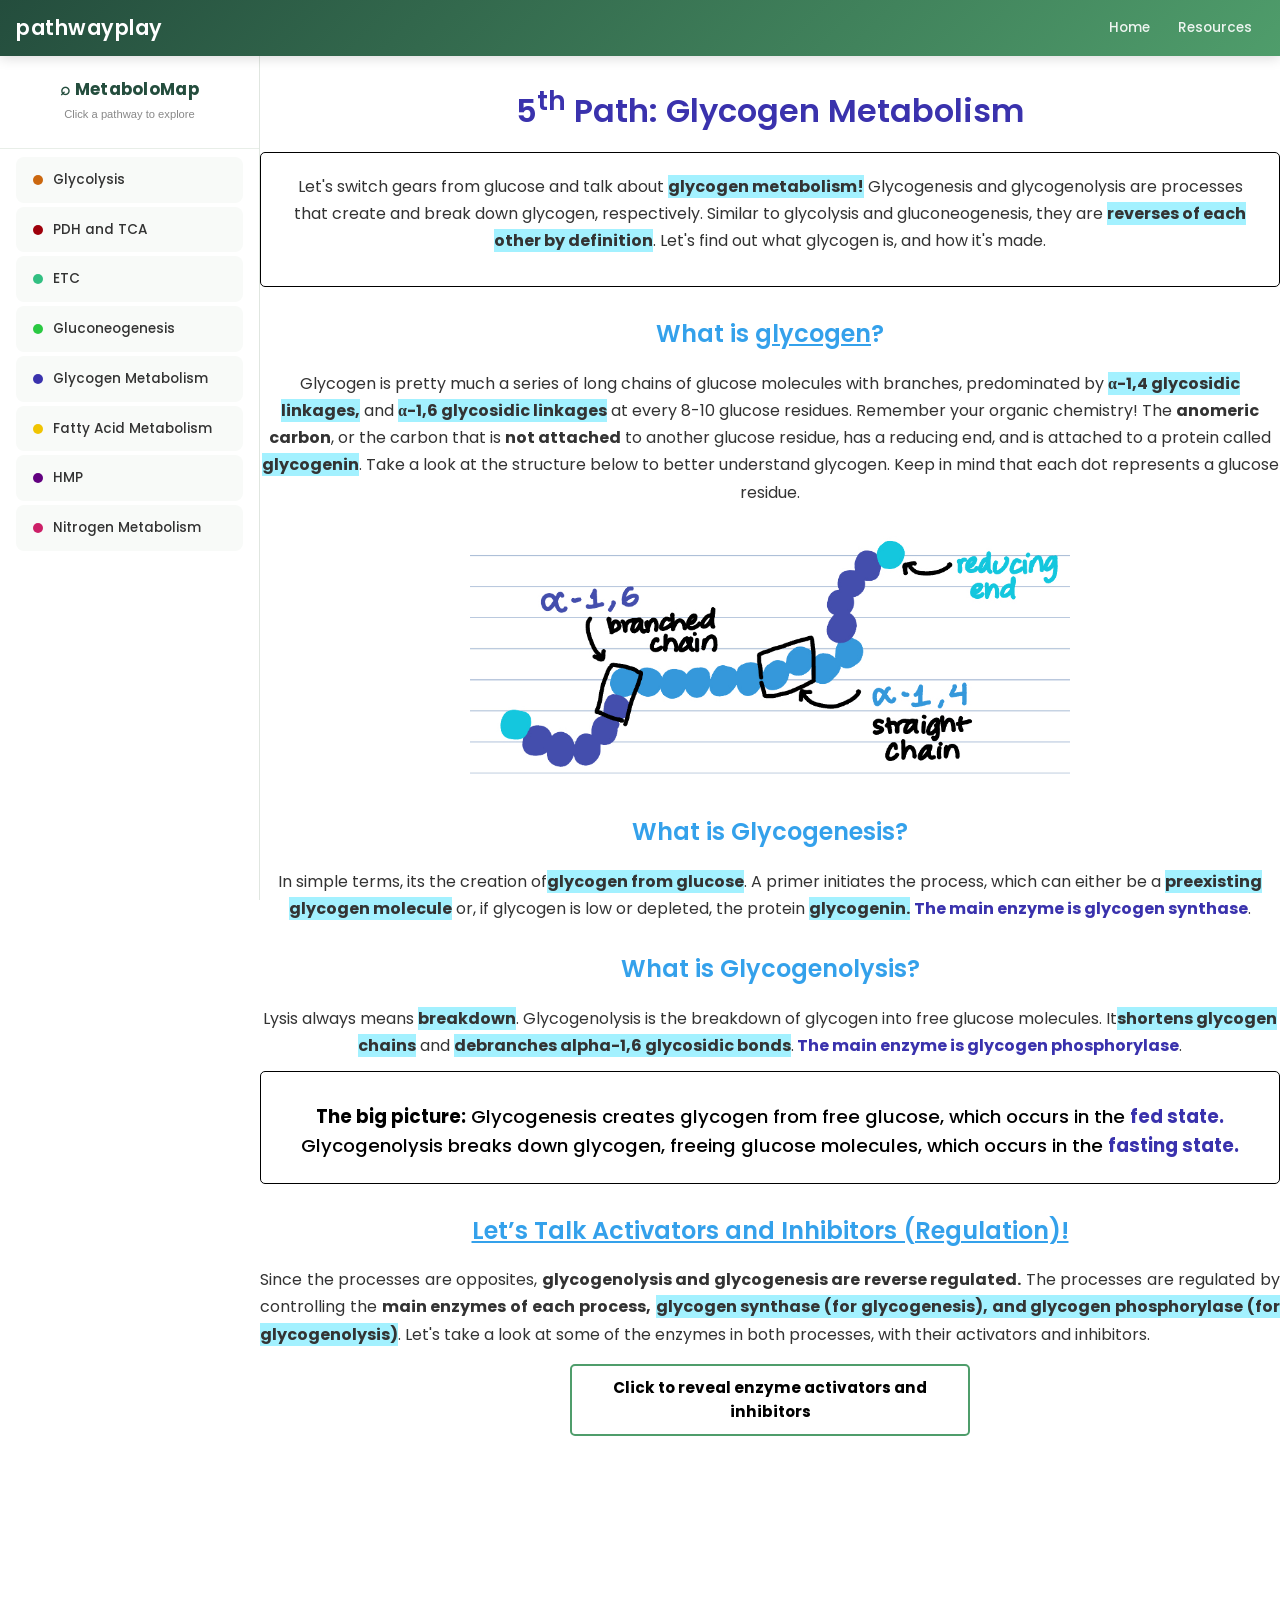
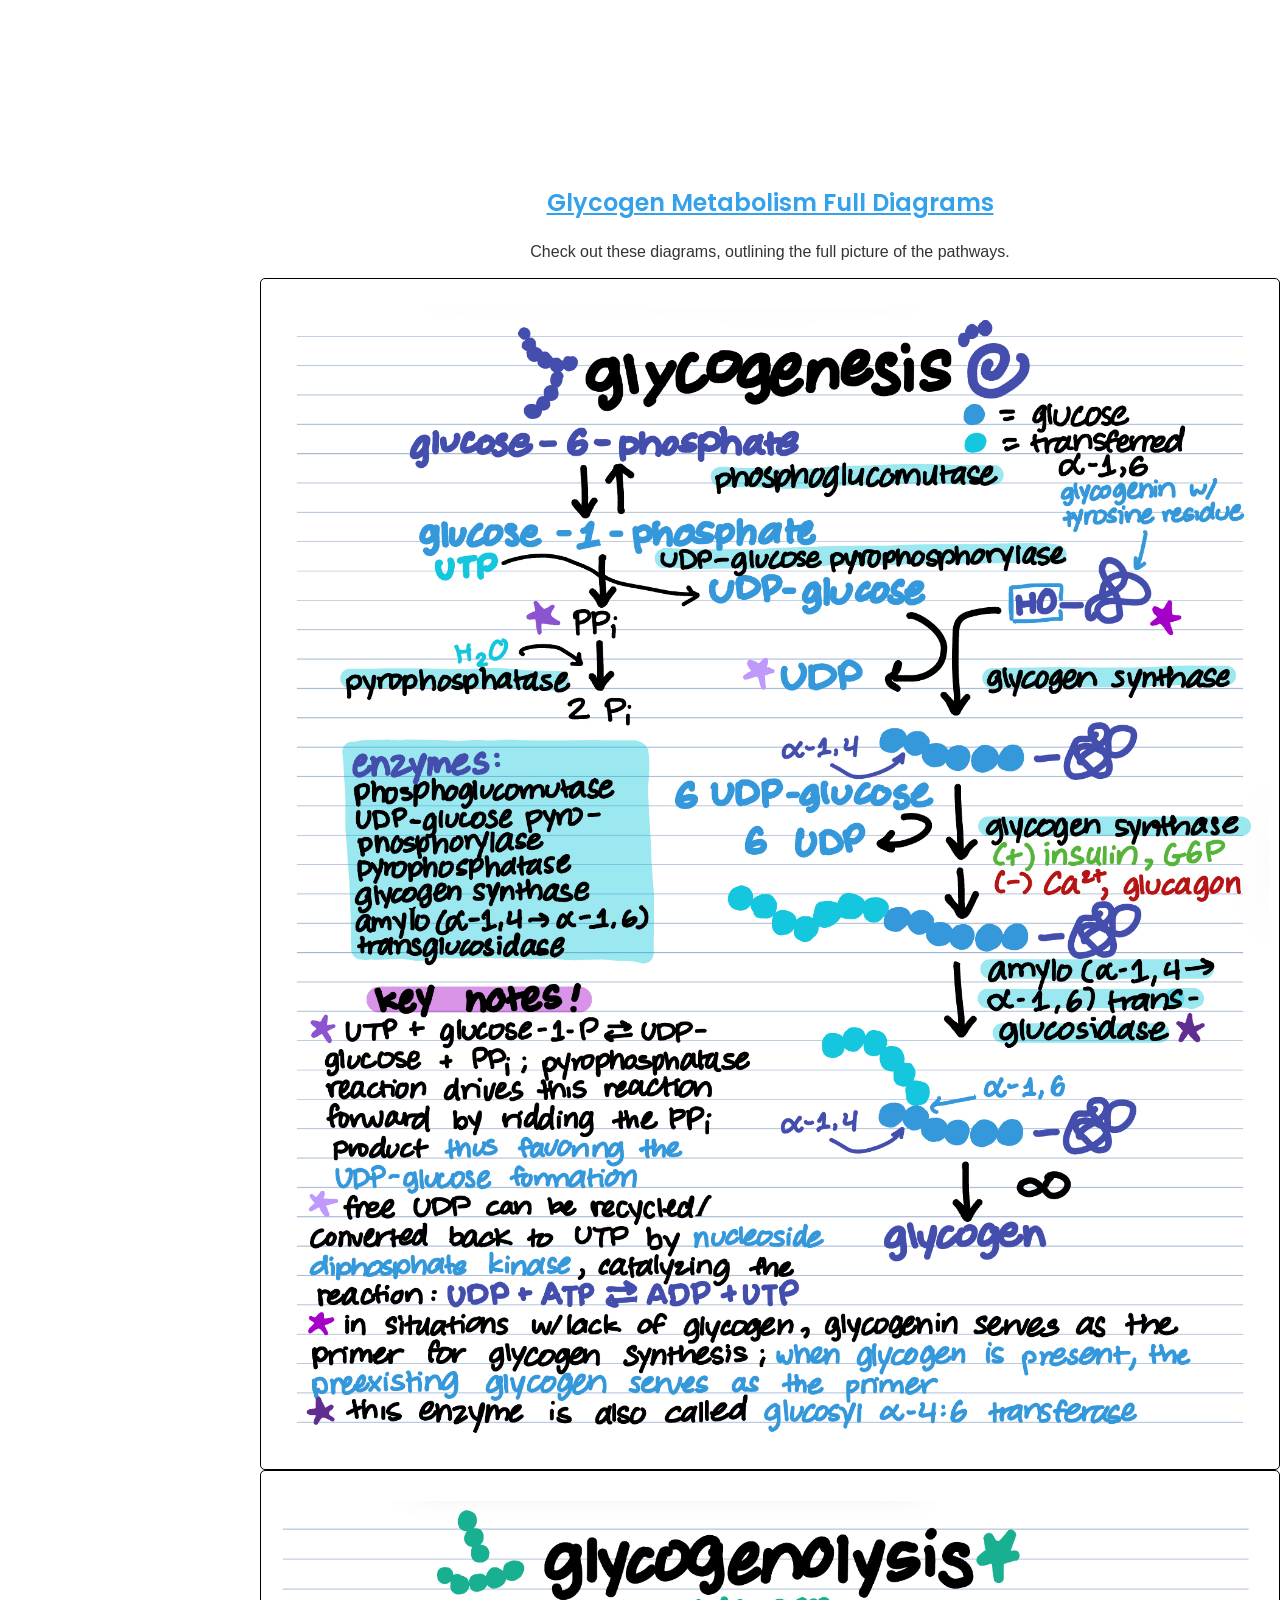
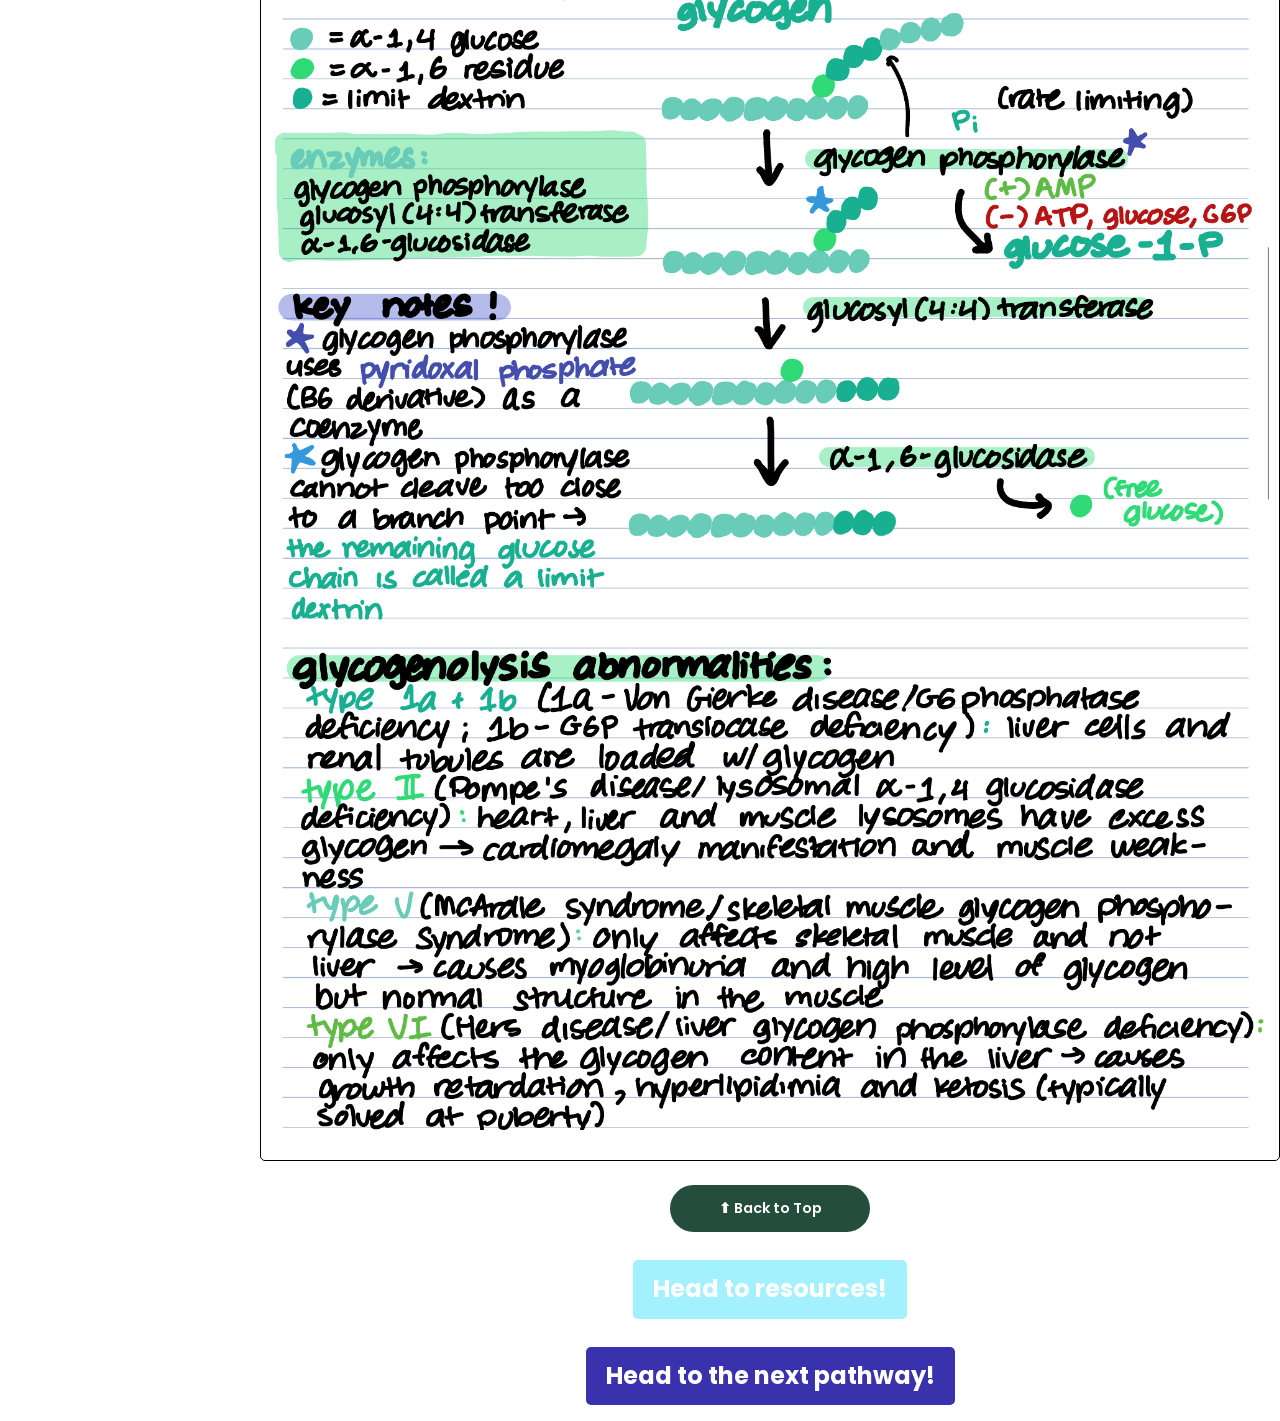
<file: glycogen.html>
<html>
<head>
  <meta charset="UTF-8">
  <meta name="viewport" content="width=device-width, initial-scale=1.0">
  <meta name="description" content="Explore glycogen metabolism — glycogenesis, glycogenolysis, regulation, and full diagrams on PathwayPlay.">
  <link rel="stylesheet" href="pathwayplay.css">

<title>Glycogen Metabolism on PathwayPlay</title>
<style>

    .toggle-button, .button-link {
        display: inline-block;
        padding: 10px 20px;
        text-decoration: none;
        border-radius: 5px;
        color: white;
        font-family: 'Poppins', sans-serif;
        font-weight: bold;
        text-align: center;
        cursor: pointer;
    }
    .toggle-button { background-color: white; color: black; display: block;}
    .button-link-summary { background-color: #a3f1ff; }
    .button-link-next { background-color: #3a32ad; }


    .toggle-checkbox { display: none; }
    .fade-in-table {
        opacity: 0;
        transition: opacity 0.5s ease-in-out;
        margin-top: 15px;
    }
    .toggle-checkbox:checked ~ .table-scroll-wrapper .fade-in-table, .toggle-checkbox:checked ~ .fade-in-table {
        opacity: 1;
    }


    table {
        width: 100%;
        margin: 20px 0;
        border-collapse: collapse;
        font-family: 'Poppins', sans-serif;
    }
    th, td {
        padding: 10px;
        border: 1px solid black;
        text-align: center;
    }
    th {
        background-color: #34a1eb;
        color: white;
        border: 1px solid black;
    }

    tr:nth-child(odd) {
        background-color: #a3f1ff;
                         }
    
    .center-img { display: block; text-align: center; margin: 20px 0; }

    h1 {font-family: 'Poppins';
        color:#3a32ad;
        text-align: center;}
    
    p {text-align: center;
       font-family: Arial;
       }
    
    h2 {font-family: 'Poppins'; color:#34a1eb; text-align: center;
        }
    
    .imggly { max-width: 100%; height: auto; }
    
    .imagediv { border: 1px solid black; border-radius: 5px; padding: 10px; display: block; text-align: center; }

    span {
          font-weight: bold;}
</style>
 <link href="https://fonts.googleapis.com/css2?family=Poppins:wght@300;400;600&display=swap" rel="stylesheet">
</head>
<body>
  <div class="navbar">
    <div class="navbar-left">
      <button class="hamburger" id="hamburger" aria-label="Toggle navigation menu">
        <span></span>
        <span></span>
        <span></span>
      </button>
      <a href="index.html" class="brand"><u>pathwayplay</u></a>
    </div>
    <nav>
      <a href="index.html">Home</a>
      <a href="resources.html">Resources</a>
    </nav>
  </div>
  <div class="sidebar-overlay" id="sidebarOverlay"></div>
  <div class="layout">
    <div class="sidebar" id="sidebar">
      <div class="sidebar-menu">
        <div class="menu-header">
          <h2>⌕ MetaboloMap</h2>
          <p>Click a pathway to explore</p>
        </div>
        <nav>
          <ul>
            <li><a href="glycolysis.html"><span class="dot"></span>Glycolysis</a></li>
            <li><a href="pdh_tca.html"><span class="dot"></span>PDH and TCA</a></li>
            <li><a href="etc.html"><span class="dot"></span>ETC</a></li>
            <li><a href="gluconeogenesis.html"><span class="dot"></span>Gluconeogenesis</a></li>
            <li><a href="glycogen.html"><span class="dot"></span>Glycogen Metabolism</a></li>
            <li><a href="fatty_acid.html"><span class="dot"></span>Fatty Acid Metabolism</a></li>
            <li><a href="hmp.html"><span class="dot"></span>HMP</a></li>
            <li><a href="nitrogen_metabolism.html"><span class="dot"></span>Nitrogen Metabolism</a></li>
          </ul>
        </nav>
      </div>
    </div>
    <div class="main-content">


<a id="top"></a>
    
<h1>5<sup>th</sup> Path: Glycogen Metabolism</h1>

<div style="border: 1px solid black; padding: 20px; border-radius: 5px;">
    <p style="font-family: 'Poppins', sans-serif;">Let's switch gears from glucose and talk about <span style="background-color: #a3f1ff;">glycogen metabolism!</span> Glycogenesis and glycogenolysis are processes that create and break down glycogen, respectively. Similar to glycolysis and gluconeogenesis, they are <span style="background-color: #a3f1ff;">reverses of each other by definition</span>. Let's find out what glycogen is, and how it's made. </p>
</div>

<h2>What is <u>glycogen</u>?</h2>
    <p style="font-family:'Poppins';"> Glycogen is pretty much a series of long chains of glucose molecules with branches, predominated by <span style="background-color: #a3f1ff;">α-1,4 glycosidic linkages,</span> and <span style="background-color: #a3f1ff;">α-1,6 glycosidic linkages</span> at every 8-10 glucose residues. Remember your organic chemistry! The <b>anomeric carbon</b>, or the carbon that is <b>not attached</b> to another glucose residue, has a reducing end, and is attached to a protein called <span style="background-color: #a3f1ff;">glycogenin</span>.  Take a look at the structure below to better understand glycogen. Keep in mind that each dot represents a glucose residue.</p>
    <div class="center-img">
    <img src="glycogenstructure.jpg" style="max-width: 600px; height: auto; width: 100%;">
</div>
    
<h2>What is Glycogenesis?</h2>
<p style="font-family: 'Poppins', sans-serif;">In simple terms, its the creation of<span style="background-color: #a3f1ff;">glycogen from glucose</span>. A primer initiates the process, which can either be a <span style="background-color: #a3f1ff;">preexisting glycogen molecule</span> or, if glycogen is low or depleted, the protein <span style="background-color: #a3f1ff;">glycogenin.</span> <span style="color:#3a32ad;">The main enzyme is glycogen synthase</span>.</p>

    <h2>What is Glycogenolysis?</h2>
<p style="font-family: 'Poppins', sans-serif;">Lysis always means <span style="background-color: #a3f1ff;">breakdown</span>. Glycogenolysis is the breakdown of glycogen into free glucose molecules. It<span style="background-color: #a3f1ff;">shortens glycogen chains</span> and <span style="background-color: #a3f1ff;">debranches alpha-1,6 glycosidic bonds</span>.<span style="color:#3a32ad;"> The main enzyme is glycogen phosphorylase</span>.</p>


<div style="border: 1px solid black; padding: 10px; border-radius: 5px;">
    <h3 style="color:black; font-family: 'Poppins'; text-align: center;"><b>The big picture:</b> Glycogenesis creates glycogen from free glucose, which occurs in the <span style="color:#3a32ad;">fed state.</span> Glycogenolysis breaks down glycogen, freeing glucose molecules, which occurs in the <span style="color:#3a32ad;">fasting state.</span></h3>
</div>


<h2 style="text-align:center;"><u>Let’s Talk Activators and Inhibitors (Regulation)!</u></h2>
<p style="font-family: 'Poppins', sans-serif; text-align:justify;">Since the processes are opposites, <b>glycogenolysis and glycogenesis are reverse regulated.</b> The processes are regulated by controlling the <b>main enzymes of each process,</b> <span style= "background-color: #a3f1ff;"> glycogen synthase (for glycogenesis), and glycogen phosphorylase (for glycogenolysis)</span>. Let's take a look at some of the enzymes in both processes, with their activators and inhibitors.</p>

<label for="toggle-table" class="toggle-button">Click to reveal enzyme activators and inhibitors</label>
<input type="checkbox" id="toggle-table" class="toggle-checkbox">

<div class="table-scroll-wrapper">
<table class="fade-in-table">
    <tr>
        <th>Enzyme</th>
        <th>Process</th>
        <th>Activator</th>
        <th>Inhibitor</th>
    </tr>
    <tr>
        <td><b>Glycogen synthase</b></td>
        <td>Glycogenesis</td>
        <td>insulin, glucose-6-phosphate</td>
        <td> Ca<sup>2+</sup> in muscle cells, glucagon/epinephrine (leading to inhibition with protein kinase A or protein kinase C)</td>
    </tr>
    <tr>
        <td><b>Glycogen phosphorylase</b></td>
        <td>Glycogenolysis</td>
        <td>glucagon/epinephrine (leading to activation by protein kinase A and calmodulin),  Ca<sup>2+</sup> and AMP (low ATP levels) in muscle cells</td>
        <td>glucose-6-phosphate, ATP, glucose, insulin</td>
    </tr>
</table>
</div>
    

<h2><u>Glycogen Metabolism Full Diagrams</u></h2>
        <p>Check out these diagrams, outlining the full picture of the pathways.</p>
    <div class= "imagediv">
    
        <img class="imggly" src="glycogenesis.jpg">
        </div>
    <div class="imagediv">
        <img class="imggly" src="glycogenolysis.jpg">
        </div>
    <a href="#top" class="back-to-top">⬆ Back to Top</a>
    
<h2><a href="resources.html" class="button-link button-link-summary">Head to resources!</a></h2>

<h2><a href="fatty_acid.html" class="button-link button-link-next">Head to the next pathway!</a></h2>



    </div>
  </div>
  <script>
    const hamburger = document.getElementById('hamburger');
    const sidebar = document.getElementById('sidebar');
    const overlay = document.getElementById('sidebarOverlay');
    function toggleMenu() {
      hamburger.classList.toggle('active');
      sidebar.classList.toggle('open');
      overlay.classList.toggle('open');
      document.body.style.overflow = sidebar.classList.contains('open') ? 'hidden' : '';
    }
    function closeMenu() {
      hamburger.classList.remove('active');
      sidebar.classList.remove('open');
      overlay.classList.remove('open');
      document.body.style.overflow = '';
    }
    if(hamburger) hamburger.addEventListener('click', toggleMenu);
    if(overlay) overlay.addEventListener('click', closeMenu);
  </script>
</body>
</html>
</file>
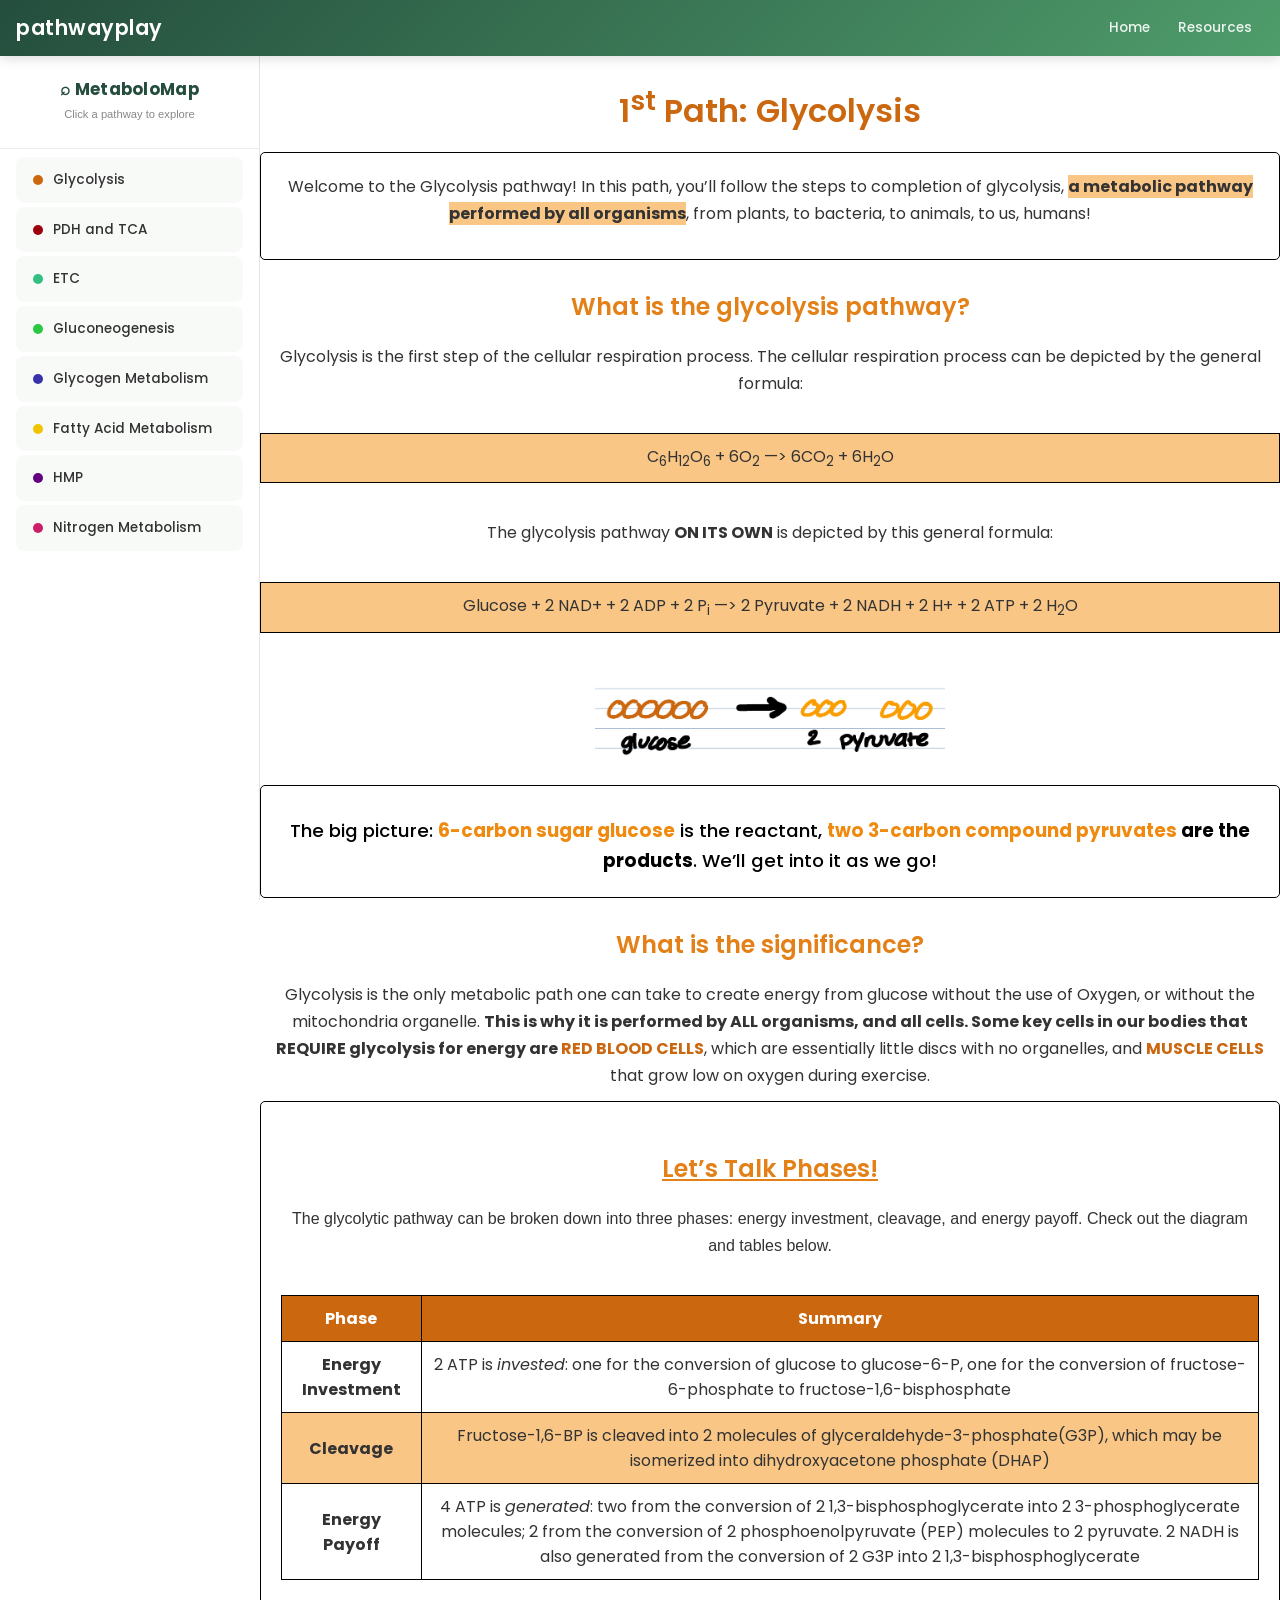
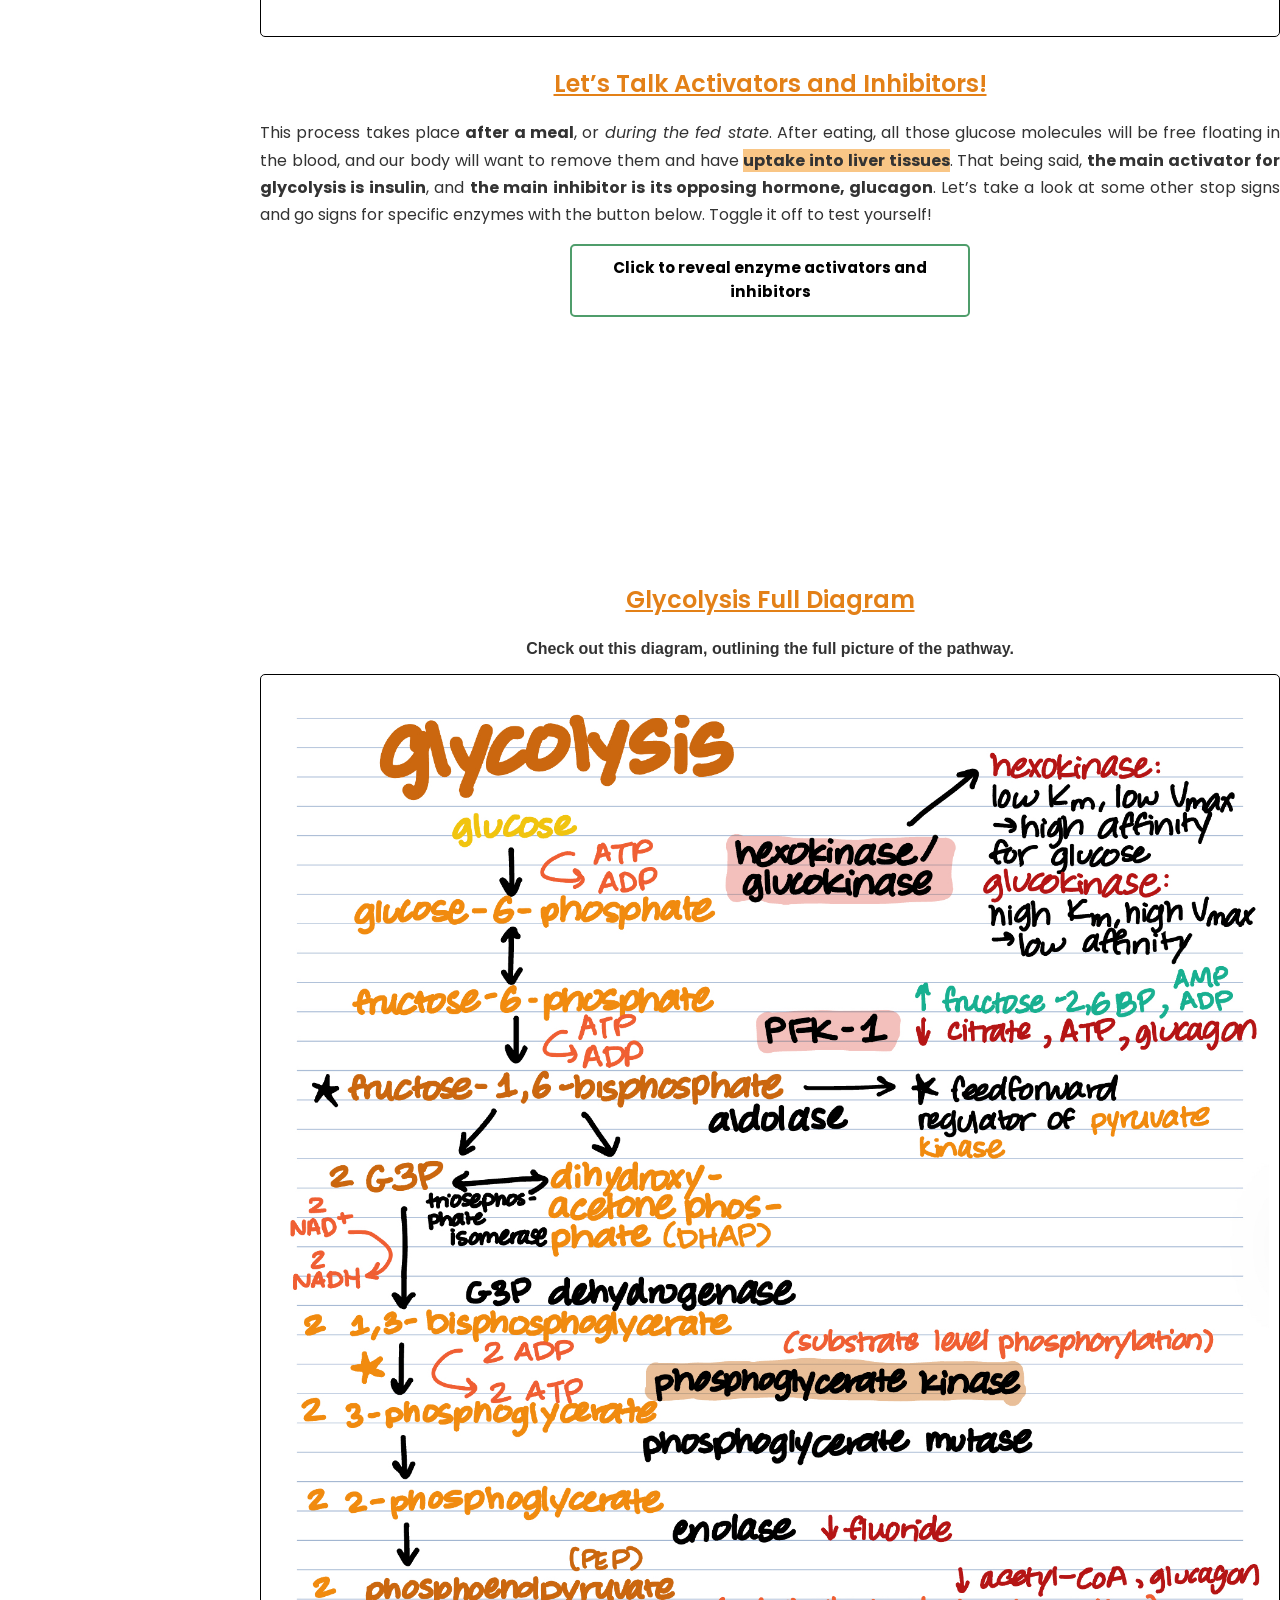
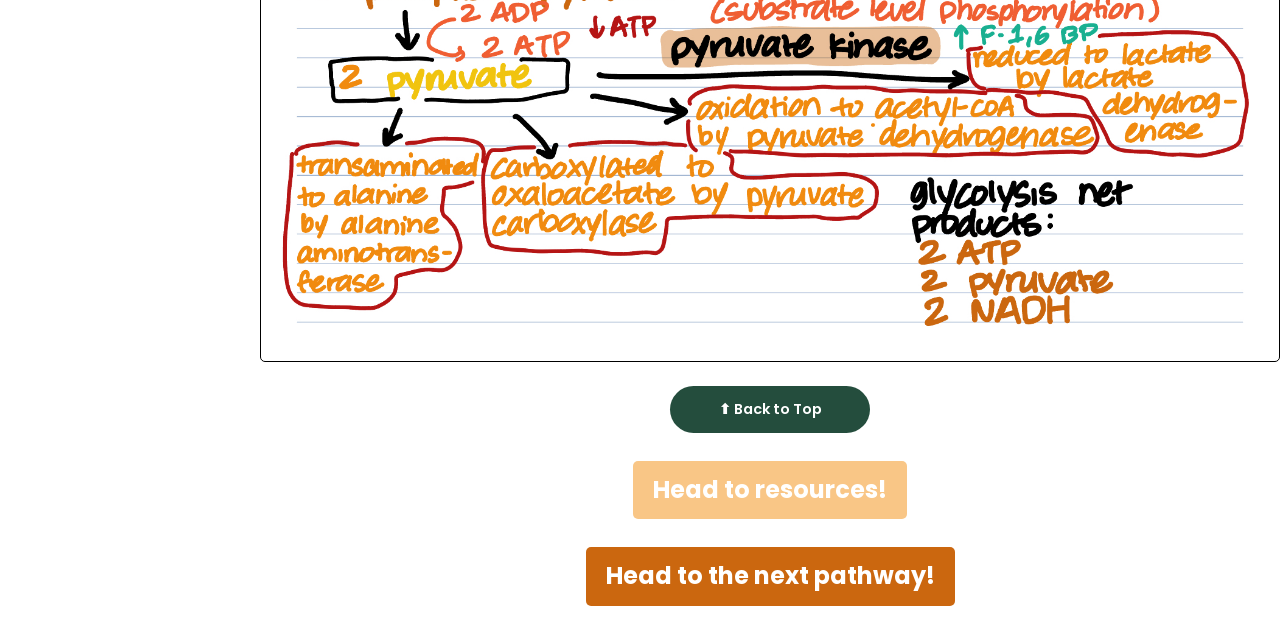
<file: glycolysis.html>
<html>
<head>
  <meta charset="UTF-8">
  <meta name="viewport" content="width=device-width, initial-scale=1.0">
  <meta name="description" content="Learn the glycolysis pathway step by step — phases, enzymes, activators and inhibitors on PathwayPlay.">
  <link rel="stylesheet" href="pathwayplay.css">

<title>Glycolysis on PathwayPlay</title>
<style>

    .toggle-button, .button-link {
        display: inline-block;
        padding: 10px 20px;
        text-decoration: none;
        border-radius: 5px;
        color: white;
        font-family: 'Poppins', sans-serif;
        font-weight: bold;
        text-align: center;
        cursor: pointer;
    }
    .toggle-button { background-color: white; color: black; display: block;}
    .button-link-summary { background-color: #f9c686; }
    .button-link-next { background-color: #CB670F; }

    .toggle-checkbox { display: none; }
    .fade-in-table {
        opacity: 0;
        transition: opacity 0.5s ease-in-out;
        margin-top: 15px;
    }
    .toggle-checkbox:checked ~ .table-scroll-wrapper .fade-in-table, .toggle-checkbox:checked ~ .fade-in-table {
        opacity: 1;
    }


    table {
        width: 100%;
        margin: 20px 0;
        border-collapse: collapse;
        font-family: 'Poppins', sans-serif;
    }
    th, td {
        padding: 10px;
        border: 1px solid black;
        text-align: center;
    }
    th {
        background-color: #CB670F;
        color: white;
        border: 1px solid black;
    }

    tr:nth-child(odd) {
        background-color: #f9c686;
        border: 1px solid black;}
    
    .center-img { display: block; text-align: center; margin: 20px 0; }

    h1 {font-family: 'Poppins';
        color: #CB670F;
        text-align: center;
        }
    
    p {text-align: center;
       font-family: Arial;
       }
    h2 {font-family: 'Poppins'; color:#e38017; text-align: center;
        }
    img { max-width: 100%; height: auto; }
    
    .imagediv { border: 1px solid black; border-radius: 5px; padding: 10px; display: block; text-align: center; }

    
    span {
          font-weight: bold;}
</style>
 <link href="https://fonts.googleapis.com/css2?family=Poppins:wght@300;400;600&display=swap" rel="stylesheet">
</head>
<body>
  <div class="navbar">
    <div class="navbar-left">
      <button class="hamburger" id="hamburger" aria-label="Toggle navigation menu">
        <span></span>
        <span></span>
        <span></span>
      </button>
      <a href="index.html" class="brand"><u>pathwayplay</u></a>
    </div>
    <nav>
      <a href="index.html">Home</a>
      <a href="resources.html">Resources</a>
    </nav>
  </div>
  <div class="sidebar-overlay" id="sidebarOverlay"></div>
  <div class="layout">
    <div class="sidebar" id="sidebar">
      <div class="sidebar-menu">
        <div class="menu-header">
          <h2>⌕ MetaboloMap</h2>
          <p>Click a pathway to explore</p>
        </div>
        <nav>
          <ul>
            <li><a href="glycolysis.html"><span class="dot"></span>Glycolysis</a></li>
            <li><a href="pdh_tca.html"><span class="dot"></span>PDH and TCA</a></li>
            <li><a href="etc.html"><span class="dot"></span>ETC</a></li>
            <li><a href="gluconeogenesis.html"><span class="dot"></span>Gluconeogenesis</a></li>
            <li><a href="glycogen.html"><span class="dot"></span>Glycogen Metabolism</a></li>
            <li><a href="fatty_acid.html"><span class="dot"></span>Fatty Acid Metabolism</a></li>
            <li><a href="hmp.html"><span class="dot"></span>HMP</a></li>
            <li><a href="nitrogen_metabolism.html"><span class="dot"></span>Nitrogen Metabolism</a></li>
          </ul>
        </nav>
      </div>
    </div>
    <div class="main-content">

    <a id="top"></a>
<h1>1<sup>st</sup> Path: Glycolysis</h1>

<div style="border: 1px solid black; padding: 20px; border-radius: 5px;">
    <p style="font-family: 'Poppins', sans-serif;">Welcome to the Glycolysis pathway! In this path, you’ll follow the steps to completion of glycolysis, <span style="background-color:#f9c686;"> a metabolic pathway performed by all organisms</span>, from plants, to bacteria, to animals, to us, humans!</p>
</div>

<h2>What is the glycolysis pathway?</h2>
<p style="font-family: 'Poppins', sans-serif;">Glycolysis is the first step of the cellular respiration process. The cellular respiration process can be depicted by the general formula:</p>

<div class="table-scroll-wrapper">
<table>
    <tr><td style="font-family: 'Poppins', sans-serif;">C<sub>6</sub>H<sub>12</sub>O<sub>6</sub> + 6O<sub>2</sub> —> 6CO<sub>2</sub> + 6H<sub>2</sub>O</td></tr>
</table>
</div>
    
<p style="font-family: 'Poppins', sans-serif;">The glycolysis pathway <b>ON ITS OWN</b> is depicted by this general formula:</p>

<div class="table-scroll-wrapper">
<table>
    <tr><td style="font-family: 'Poppins', sans-serif;">Glucose + 2 NAD+ + 2 ADP + 2 P<sub>i</sub> —> 2 Pyruvate + 2 NADH + 2 H+ + 2 ATP + 2 H<sub>2</sub>O</td></tr>
</table>
</div>

<div class="center-img">
    <img src="glucose2pyruvate.jpg" style="max-width: 350px; height: auto; width: 100%;">
</div>

<div style="border: 1px solid black; padding: 10px; border-radius: 5px;">
    <h3 style="color:black; font-family: 'Poppins'; text-align: center;">The big picture: <b><span style="color:#F08A0F;">6-carbon sugar glucose</b></span> is the reactant, <b><span style="color:#F08A0F;">two 3-carbon compound pyruvates</span> are the products</b>. We’ll get into it as we go!</h3>
</div>

<h2 style= "font-family: 'Poppins'; color:#e38017;">What is the significance?</h2>
<p style="font-family: 'Poppins', sans-serif;">Glycolysis is the only metabolic path one can take to create energy from glucose without the use of Oxygen, or without the mitochondria organelle. <b>This is why it is performed by ALL organisms, and all cells. Some key cells in our bodies that REQUIRE glycolysis for energy are <span style="color:#CB670F;">RED BLOOD CELLS</span></b>, which are essentially little discs with no organelles, and <span style="color:#CB670F;"><b>MUSCLE CELLS</b></span> that grow low on oxygen during exercise.</p>

<div style="border: 1px solid black; padding: 20px; border-radius: 5px;">
    <h2 style="text-align:center;"><u>Let’s Talk Phases!</u></h2>
    <p>The glycolytic pathway can be broken down into three phases: energy investment, cleavage, and energy payoff. Check out the diagram and tables below.</p>
    <div class="table-scroll-wrapper">
<table>
        <tr>
            <th>Phase</th>
            <th>Summary</th>
        </tr>
        <tr>
            <td><b>Energy Investment</b></td>
            <td>2 ATP is <em>invested</em>: one for the conversion of glucose to glucose-6-P, one for the conversion of fructose-6-phosphate to fructose-1,6-bisphosphate</td>
        </tr>
        <tr>
            <td><b>Cleavage</b></td>
            <td>Fructose-1,6-BP is cleaved into 2 molecules of glyceraldehyde-3-phosphate(G3P), which may be isomerized into dihydroxyacetone phosphate (DHAP)</td>
        </tr>
        <tr>
            <td><b>Energy Payoff</b></td>
            <td>4 ATP is <em>generated</em>: two from the conversion of 2 1,3-bisphosphoglycerate into 2 3-phosphoglycerate molecules; 2 from the conversion of 2 phosphoenolpyruvate (PEP) molecules to 2 pyruvate. 2 NADH is also generated from the conversion of 2 G3P into 2 1,3-bisphosphoglycerate</td>
        </tr>
    </table>
</div>
</div>

<h2 style="text-align:center;"><u>Let’s Talk Activators and Inhibitors!</u></h2>
<p style="font-family: 'Poppins', sans-serif; text-align:justify;">This process takes place <b>after a meal</b>, or <em>during the fed state</em>. After eating, all those glucose molecules will be free floating in the blood, and our body will want to remove them and have <span style="background-color:#f9c686;">uptake into liver tissues</span>. That being said, <b>the main activator for glycolysis is insulin</b>, and <b>the main inhibitor is its opposing hormone, glucagon</b>. Let’s take a look at some other stop signs and go signs for specific enzymes with the button below. Toggle it off to test yourself!</p>

<label for="toggle-table" class="toggle-button">Click to reveal enzyme activators and inhibitors</label>
<input type="checkbox" id="toggle-table" class="toggle-checkbox">

<div class="table-scroll-wrapper">
<table class="fade-in-table">
    <tr>
        <th>Enzyme</th>
        <th>Reaction</th>
        <th>Activator</th>
        <th>Inhibitor</th>
    </tr>
    <tr>
        <td><b>PFK-1</b></td>
        <td>Fructose-6-P → Fructose-1,6-BP</td>
        <td>Fructose-2,6-BP, ADP/AMP</td>
        <td>Citrate, ATP, glucagon</td>
    </tr>
    <tr>
        <td><b>Enolase</b></td>
        <td>2-phosphoglycerate → phosphoenolpyruvate</td>
        <td>—</td>
        <td>Fluoride poison</td>
    </tr>
    <tr>
        <td><b>Pyruvate kinase</b></td>
        <td>phosphoenolpyruvate → pyruvate</td>
        <td>Fructose-1,6-BP</td>
        <td>acetyl-CoA, glucagon</td>
    </tr>
</table>
</div>

<h2><u>Glycolysis Full Diagram</u></h2>
        <p><b>Check out this diagram, outlining the full picture of the pathway.</b></p>
    <div class= "imagediv">
    
        <img src="glycolysis.png">
        </div>

     <a href="#top" class="back-to-top">⬆ Back to Top</a>
    
<h2><a href="resources.html" class="button-link button-link-summary">Head to resources!</a></h2>

<h2><a href="pdh_tca.html" class="button-link button-link-next">Head to the next pathway!</a></h2>

    </div>
  </div>
  <script>
    const hamburger = document.getElementById('hamburger');
    const sidebar = document.getElementById('sidebar');
    const overlay = document.getElementById('sidebarOverlay');
    function toggleMenu() {
      hamburger.classList.toggle('active');
      sidebar.classList.toggle('open');
      overlay.classList.toggle('open');
      document.body.style.overflow = sidebar.classList.contains('open') ? 'hidden' : '';
    }
    function closeMenu() {
      hamburger.classList.remove('active');
      sidebar.classList.remove('open');
      overlay.classList.remove('open');
      document.body.style.overflow = '';
    }
    if(hamburger) hamburger.addEventListener('click', toggleMenu);
    if(overlay) overlay.addEventListener('click', closeMenu);
  </script>
</body>
</html>
</file>
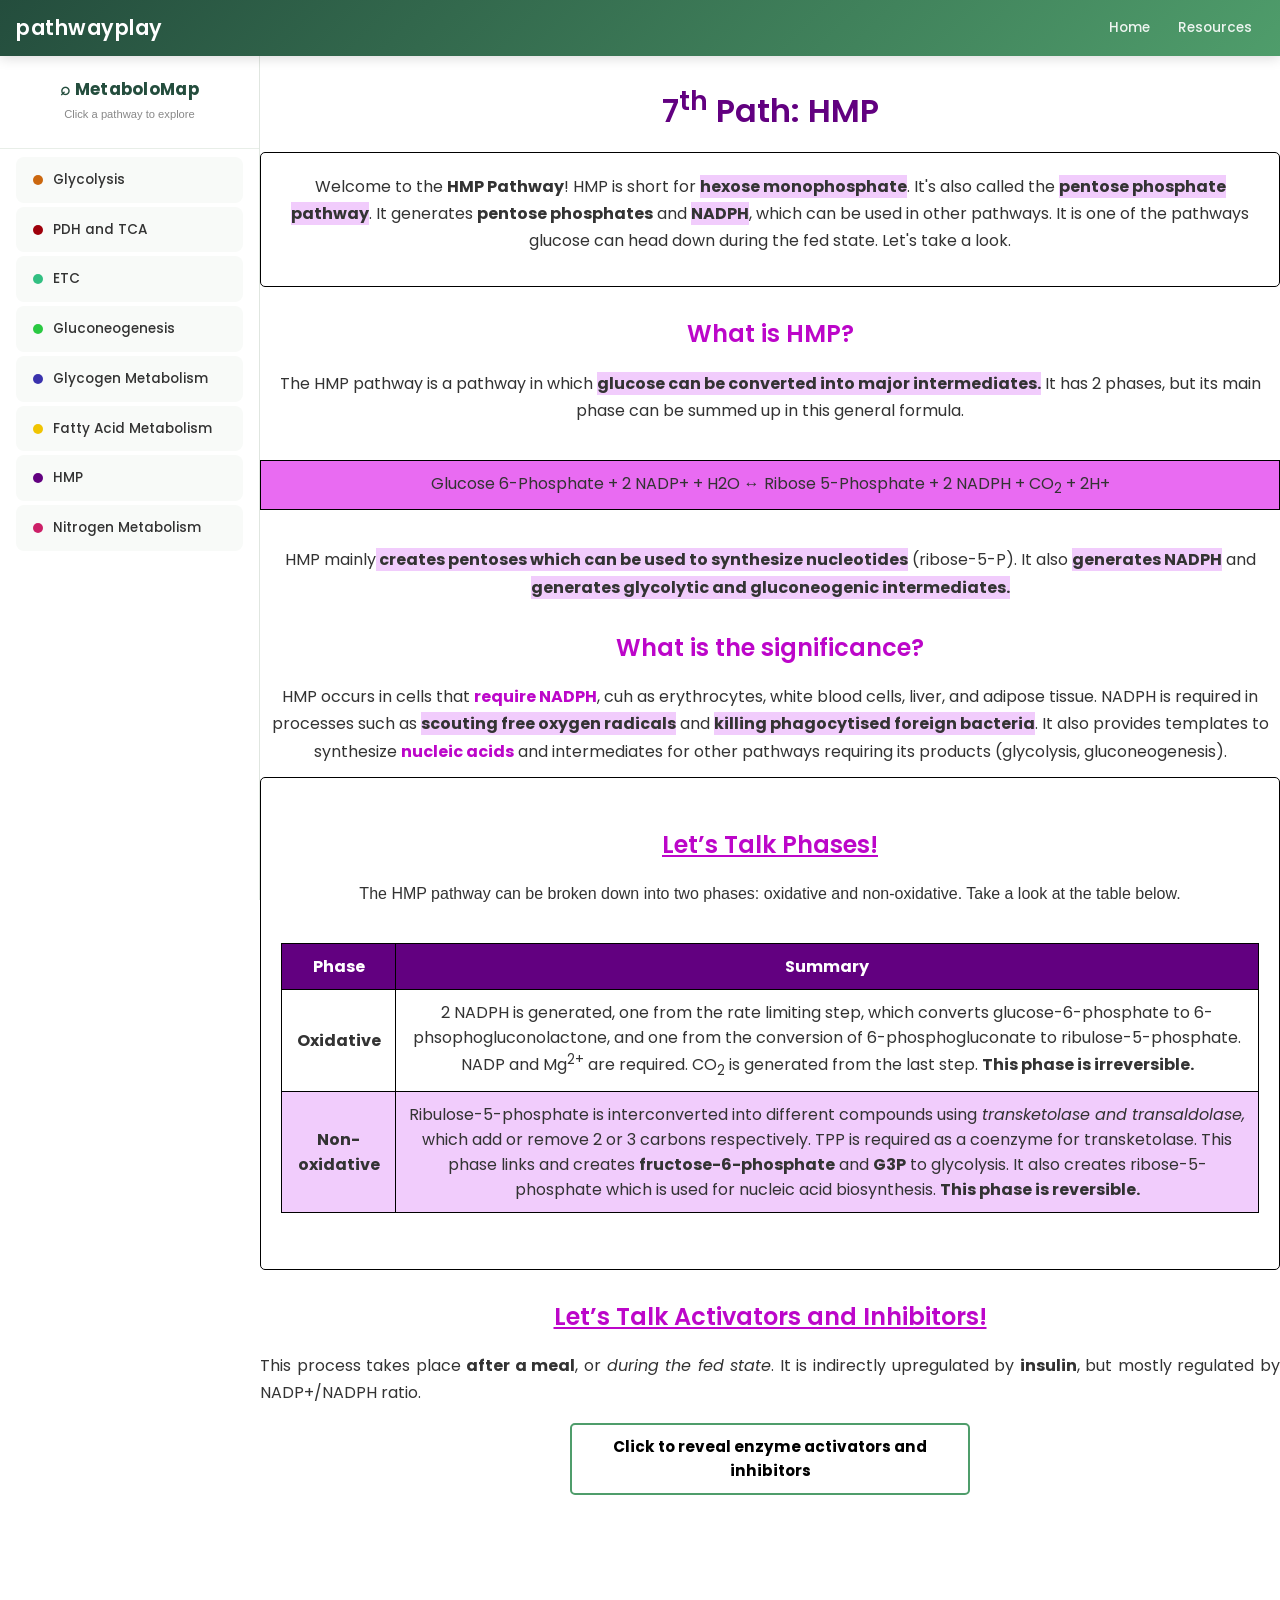
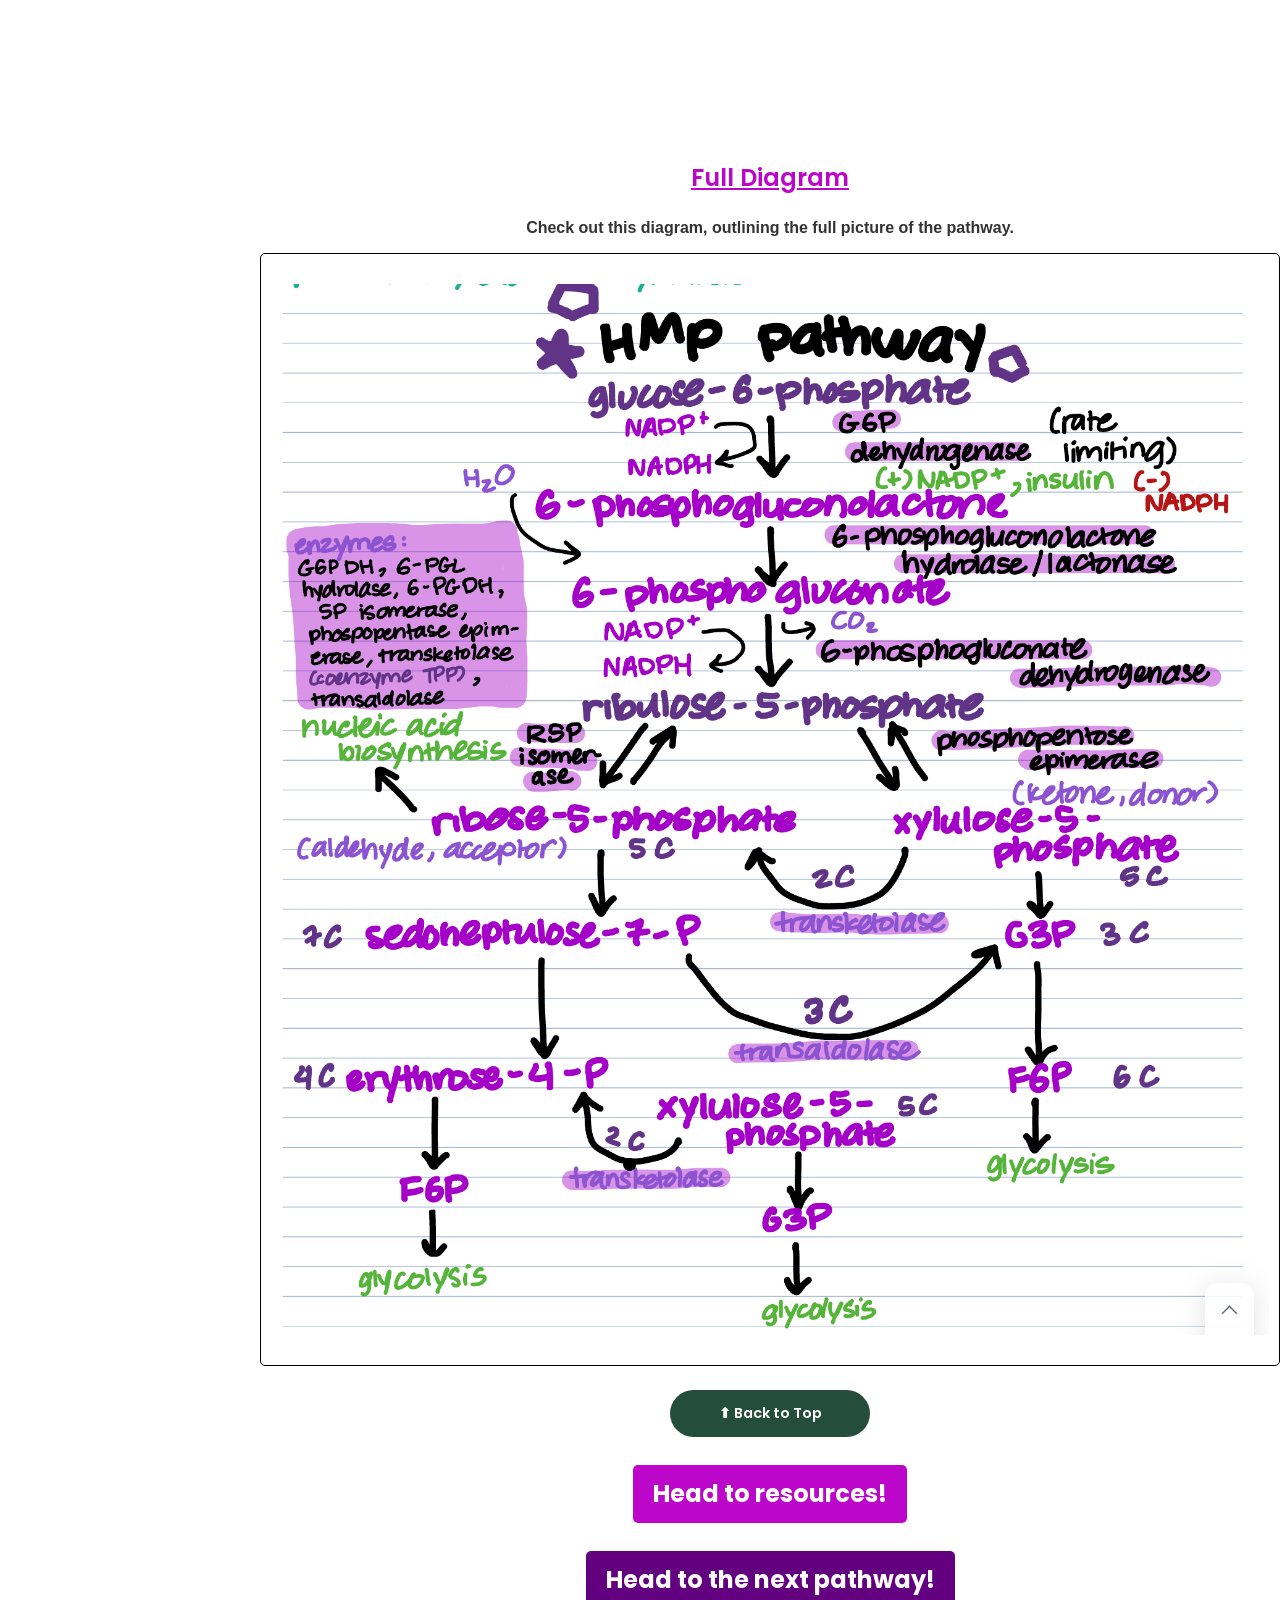
<file: hmp.html>
<html>
<head>
  <meta charset="UTF-8">
  <meta name="viewport" content="width=device-width, initial-scale=1.0">
  <meta name="description" content="Explore the HMP (pentose phosphate) pathway — oxidative and non-oxidative phases, regulation, and diagrams on PathwayPlay.">
  <link rel="stylesheet" href="pathwayplay.css">

<title>HMP on PathwayPlay</title>
<style>

    .toggle-button, .button-link {
        display: inline-block;
        padding: 10px 20px;
        text-decoration: none;
        border-radius: 5px;
        color: white;
        font-family: 'Poppins', sans-serif;
        font-weight: bold;
        text-align: center;
        cursor: pointer;
    }
    .toggle-button { background-color: white; color: black; display: block;}
    .button-link-summary { background-color: #bc06c9; }
    .button-link-next { background-color: #620080; }

    /* Toggle table visibility */
    .toggle-checkbox { display: none; }
    .fade-in-table {
        opacity: 0;
        transition: opacity 0.5s ease-in-out;
        margin-top: 15px;
    }
    .toggle-checkbox:checked ~ .table-scroll-wrapper .fade-in-table, .toggle-checkbox:checked ~ .fade-in-table {
        opacity: 1;
    }

    /* Table styling */
    table {
        width: 100%;
        margin: 20px 0;
        border-collapse: collapse;
        font-family: 'Poppins', sans-serif;
    }
    th, td {
        padding: 10px;
        border: 1px solid black;
        text-align: center;
    }
    th {
        background-color: #620080;
        color: white;
        border: 1px solid black;
    }

    tr:nth-child(odd) {
        background-color: #f1ccfc;
        border: 1px solid black;}
    
    .center-img { display: block; text-align: center; margin: 20px 0; }

    h1 {font-family: 'Poppins';
        color: #620080;
        text-align: center;
        }
    
    p {text-align: center;
       font-family: Arial;
       }
    h2 {font-family: 'Poppins'; color:#bc06c9; text-align: center;
        }
    img { max-width: 100%; height: auto; }
    
    .imagediv { border: 1px solid black; border-radius: 5px; padding: 10px; display: block; text-align: center; }

    
    span {
          font-weight: bold;}
</style>
 <link href="https://fonts.googleapis.com/css2?family=Poppins:wght@300;400;600&display=swap" rel="stylesheet">
</head>
<body>
  <div class="navbar">
    <div class="navbar-left">
      <button class="hamburger" id="hamburger" aria-label="Toggle navigation menu">
        <span></span>
        <span></span>
        <span></span>
      </button>
      <a href="index.html" class="brand"><u>pathwayplay</u></a>
    </div>
    <nav>
      <a href="index.html">Home</a>
      <a href="resources.html">Resources</a>
    </nav>
  </div>
  <div class="sidebar-overlay" id="sidebarOverlay"></div>
  <div class="layout">
    <div class="sidebar" id="sidebar">
      <div class="sidebar-menu">
        <div class="menu-header">
          <h2>⌕ MetaboloMap</h2>
          <p>Click a pathway to explore</p>
        </div>
        <nav>
          <ul>
            <li><a href="glycolysis.html"><span class="dot"></span>Glycolysis</a></li>
            <li><a href="pdh_tca.html"><span class="dot"></span>PDH and TCA</a></li>
            <li><a href="etc.html"><span class="dot"></span>ETC</a></li>
            <li><a href="gluconeogenesis.html"><span class="dot"></span>Gluconeogenesis</a></li>
            <li><a href="glycogen.html"><span class="dot"></span>Glycogen Metabolism</a></li>
            <li><a href="fatty_acid.html"><span class="dot"></span>Fatty Acid Metabolism</a></li>
            <li><a href="hmp.html"><span class="dot"></span>HMP</a></li>
            <li><a href="nitrogen_metabolism.html"><span class="dot"></span>Nitrogen Metabolism</a></li>
          </ul>
        </nav>
      </div>
    </div>
    <div class="main-content">

    <a id="top"></a>
    
<h1>7<sup>th</sup> Path: HMP</h1>

<div style="border: 1px solid black; padding: 20px; border-radius: 5px;">
    <p style="font-family: 'Poppins', sans-serif;">Welcome to the <b>HMP Pathway</b>! HMP is short for <span style="background-color:#f1ccfc;">hexose monophosphate</span>. It's also called the <span style="background-color:#f1ccfc;">pentose phosphate pathway</span>. It generates <b>pentose phosphates</b> and <span style="background-color:#f1ccfc;">NADPH</span>, which can be used in other pathways. It is one of the pathways glucose can head down during the fed state. Let's take a look.</p>
</div>

<h2>What is HMP?</h2>
<p style="font-family: 'Poppins', sans-serif;">The HMP pathway is a pathway in which <span style="background-color:#f1ccfc;">glucose can be converted into major intermediates.</span> It has 2 phases, but its main phase can be summed up in this general formula.</p>

<div class="table-scroll-wrapper">
<table>
    <tr style="background-color:#e96bf2;"><td style="font-family: 'Poppins', sans-serif;">Glucose 6-Phosphate + 2 NADP+ + H2O ↔ Ribose 5-Phosphate + 2 NADPH + CO<sub>2</sub> + 2H+</td></tr>
</table>
</div>

<p style="font-family: 'Poppins', sans-serif;">HMP mainly<span style="background-color:#f1ccfc;"> creates pentoses which can be used to synthesize nucleotides</span> (ribose-5-P). It also <span style="background-color:#f1ccfc;">generates NADPH</span> and <span style="background-color:#f1ccfc;">generates glycolytic and gluconeogenic intermediates.</span></p>
    

<h2>What is the significance?</h2>
<p style="font-family: 'Poppins', sans-serif;">HMP occurs in cells that <span style="color:#bc06c9;">require NADPH</span>, cuh as erythrocytes, white blood cells, liver, and adipose tissue. NADPH is required in processes such as <span style="background-color:#f1ccfc;">scouting free oxygen radicals</span> and <span style="background-color:#f1ccfc;"> killing phagocytised foreign bacteria</span>. It also provides templates to synthesize <span style="color:#bc06c9;">nucleic acids</span> and intermediates for other pathways requiring its products (glycolysis, gluconeogenesis).</p>

<div style="border: 1px solid black; padding: 20px; border-radius: 5px;">
    <h2 style="text-align:center;"><u>Let’s Talk Phases!</u></h2>
    <p>The HMP pathway can be broken down into two phases: oxidative and non-oxidative. Take a look at the table below.</p>
    <div class="table-scroll-wrapper">
<table>
        <tr>
            <th>Phase</th>
            <th>Summary</th>
        </tr>
        <tr>
            <td><b>Oxidative</b></td>
            <td>2 NADPH is generated, one from the rate limiting step, which converts glucose-6-phosphate to 6-phsophogluconolactone, and one from the conversion of 6-phosphogluconate to ribulose-5-phosphate. NADP and Mg<sup>2+</sup> are required. CO<sub>2</sub> is generated from the last step. <b>This phase is irreversible.</b></td>
        </tr>
        <tr>
            <td><b>Non-oxidative</b></td>
            <td>Ribulose-5-phosphate is interconverted into different compounds using<em> transketolase and transaldolase,</em> which add or remove 2 or 3 carbons respectively. TPP is required as a coenzyme for transketolase. This phase links and creates <b>fructose-6-phosphate</b> and <b>G3P</b> to glycolysis. It also creates ribose-5-phosphate which is used for nucleic acid biosynthesis. <b>This phase is reversible.</b></td>
        </tr>
        
    </table>
</div>
</div>

<h2 style="text-align:center;"><u>Let’s Talk Activators and Inhibitors!</u></h2>
<p style="font-family: 'Poppins', sans-serif; text-align:justify;">This process takes place <b>after a meal</b>, or <em>during the fed state</em>. It is indirectly upregulated by <b>insulin</b>, but mostly regulated by NADP+/NADPH ratio. </p>

<label for="toggle-table" class="toggle-button">Click to reveal enzyme activators and inhibitors</label>
<input type="checkbox" id="toggle-table" class="toggle-checkbox">

<div class="table-scroll-wrapper">
<table class="fade-in-table">
    <tr>
        <th>Enzyme</th>
        <th>Reaction</th>
        <th>Activator</th>
        <th>Inhibitor</th>
    </tr>
    <tr>
        <td><b>G6P dehydrogenase</b></td>
        <td>Glucose-6-phosphate → 6-phosphogluconolactone</td>
        <td>NADP+, insulin</td>
        <td>NADPH</td>
    </tr>
    <tr>
        <td><b>6-phosphogluconate dehydrogenase</b></td>
        <td>6-phosphogluconate → ribulose-5-phosphate</td>
        <td>NADP+</td>
        <td>NADPH</td>
    </tr>
    <tr>
        <td colspan="4"><i>Though transketolase and transaldolase do not have allosteric regulators, their activities depend on substrate availability.</i>
    </tr>
</table>
</div>

<h2><u> Full Diagram</u></h2>
        <p><b>Check out this diagram, outlining the full picture of the pathway.</b></p>
    <div class= "imagediv">
    
        <img src="hmp.png">
        </div>
    
     <a href="#top" class="back-to-top">⬆ Back to Top</a>
    
<h2><a href="resources.html" class="button-link button-link-summary">Head to resources!</a></h2>

<h2><a href="nitrogen_metabolism.html" class="button-link button-link-next">Head to the next pathway!</a></h2>

    </div>
  </div>
  <script>
    const hamburger = document.getElementById('hamburger');
    const sidebar = document.getElementById('sidebar');
    const overlay = document.getElementById('sidebarOverlay');
    function toggleMenu() {
      hamburger.classList.toggle('active');
      sidebar.classList.toggle('open');
      overlay.classList.toggle('open');
      document.body.style.overflow = sidebar.classList.contains('open') ? 'hidden' : '';
    }
    function closeMenu() {
      hamburger.classList.remove('active');
      sidebar.classList.remove('open');
      overlay.classList.remove('open');
      document.body.style.overflow = '';
    }
    if(hamburger) hamburger.addEventListener('click', toggleMenu);
    if(overlay) overlay.addEventListener('click', closeMenu);
  </script>
</body>
</html>
</file>
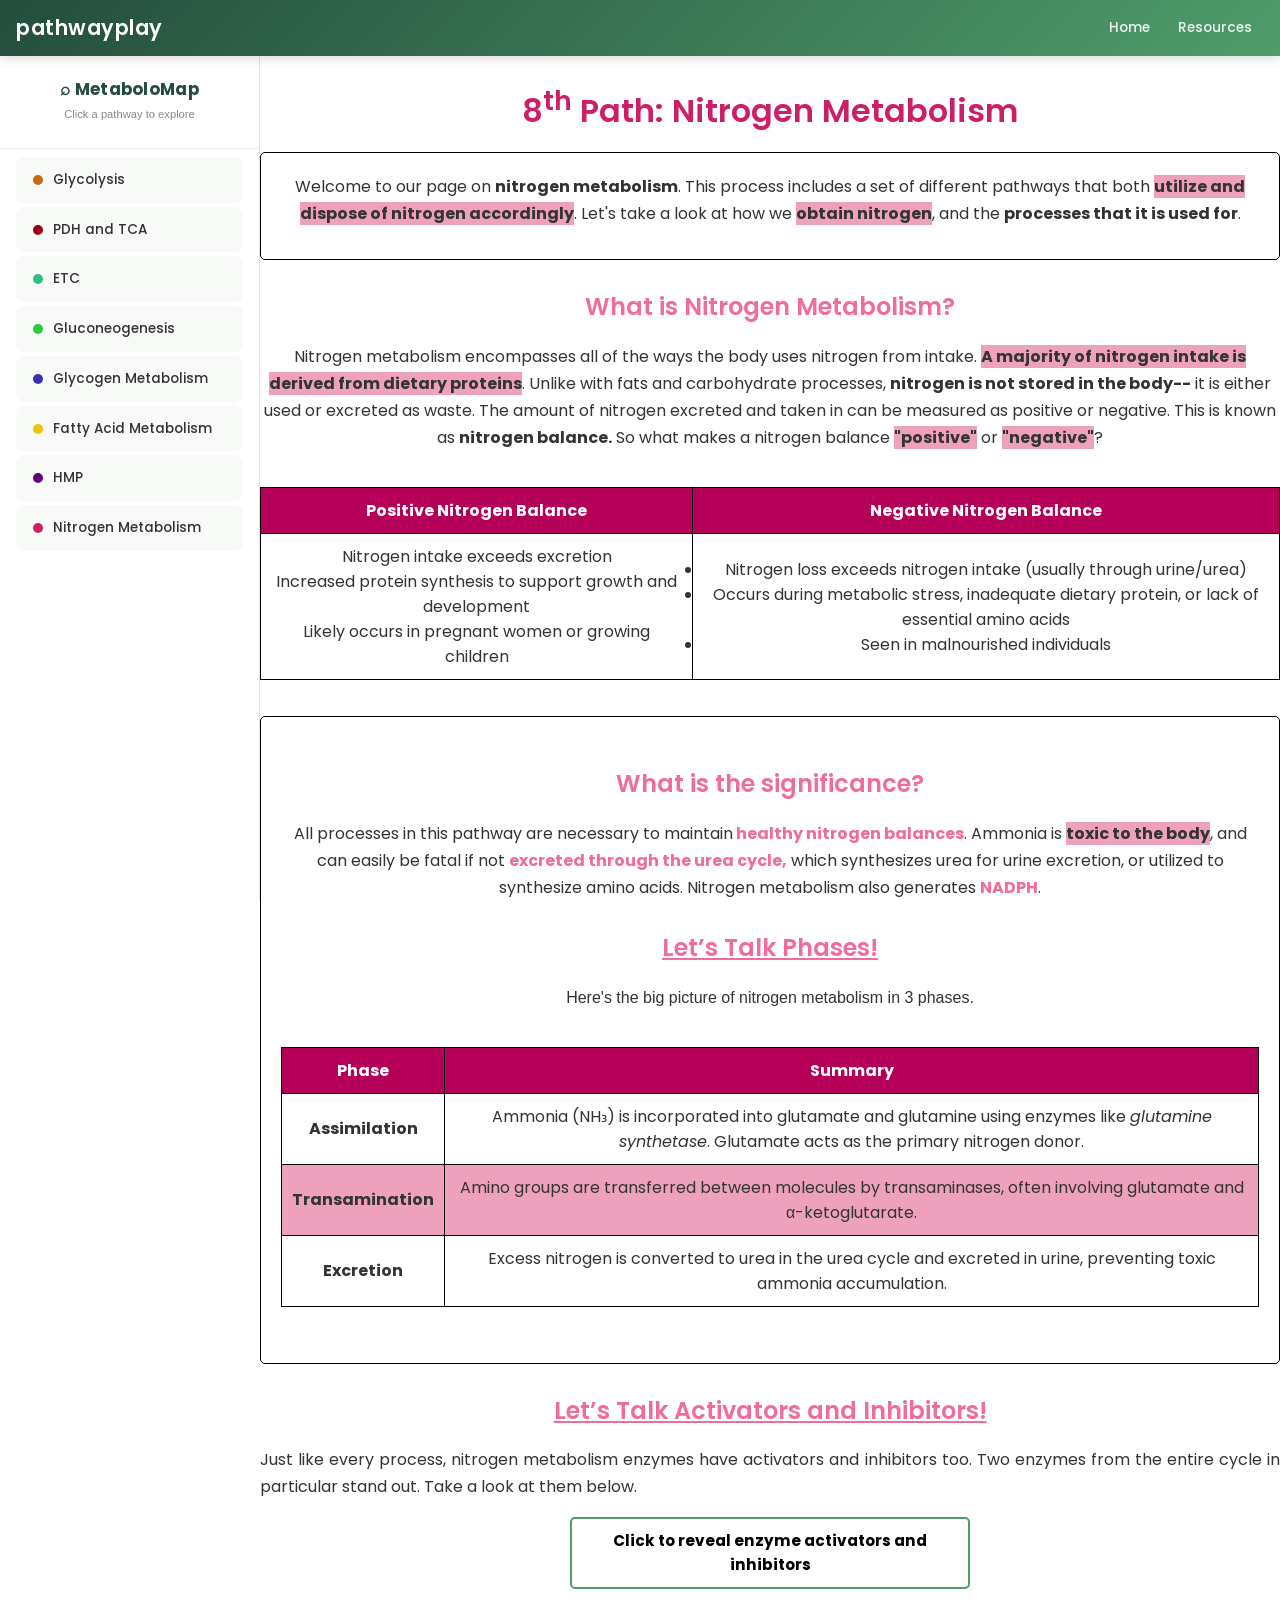
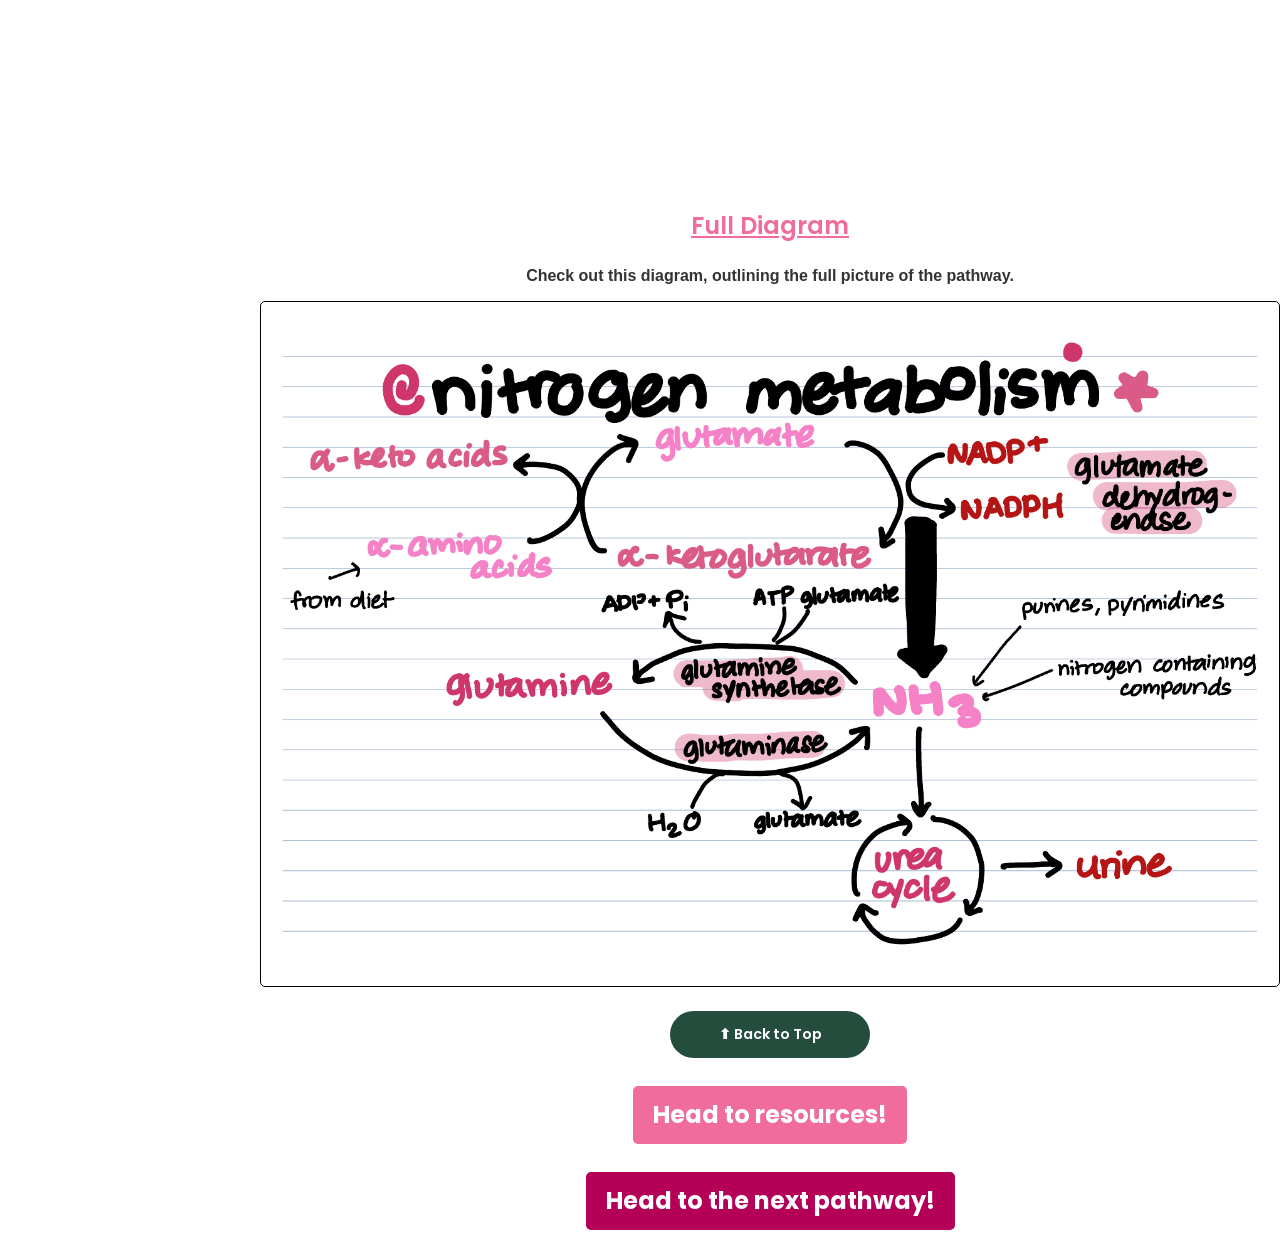
<file: nitrogen_metabolism.html>
<html>
<head>
  <meta charset="UTF-8">
  <meta name="viewport" content="width=device-width, initial-scale=1.0">
  <meta name="description" content="Understand nitrogen metabolism — assimilation, transamination, urea cycle, and regulation on PathwayPlay.">
  <link rel="stylesheet" href="pathwayplay.css">

<title>Nitrogen Metabolism on PathwayPlay</title>
<style>

    .toggle-button, .button-link {
        display: inline-block;
        padding: 10px 20px;
        text-decoration: none;
        border-radius: 5px;
        color: white;
        font-family: 'Poppins', sans-serif;
        font-weight: bold;
        text-align: center;
        cursor: pointer;
    }
    .toggle-button { background-color: white; color: black; display: block;}
    .button-link-summary { background-color: #f06c9c; }
    .button-link-next { background-color: #b50058; }

    /* Toggle table visibility */
    .toggle-checkbox { display: none; }
    .fade-in-table {
        opacity: 0;
        transition: opacity 0.5s ease-in-out;
        margin-top: 15px;
    }
    .toggle-checkbox:checked ~ .table-scroll-wrapper .fade-in-table, .toggle-checkbox:checked ~ .fade-in-table {
        opacity: 1;
    }

    /* Table styling */
    table {
        width: 100%;
        margin: 20px 0;
        border-collapse: collapse;
        font-family: 'Poppins', sans-serif;
    }
    th, td {
        padding: 10px;
        border: 1px solid black;
        text-align: center;
    }
    th {
        background-color: #b50058;
        color: white;
        border: 1px solid black;
    }

    tr:nth-child(odd) {
        background-color: #eda1bd;
        border: 1px solid black;}
    
    .center-img { display: block; text-align: center; margin: 20px 0; }

    h1 {font-family: 'Poppins';
        color: #cc1f67;
        text-align: center;
        }
    
    p {text-align: center;
       font-family: Arial;
       }
    h2 {font-family: 'Poppins'; color:#f06c9c; text-align: center;
        }
    img { max-width: 100%; height: auto; }
    
    .imagediv { border: 1px solid black; border-radius: 5px; padding: 10px; display: block; text-align: center; }

    
    span {
          font-weight: bold;}
</style>
 <link href="https://fonts.googleapis.com/css2?family=Poppins:wght@300;400;600&display=swap" rel="stylesheet">
</head>
<body>
  <div class="navbar">
    <div class="navbar-left">
      <button class="hamburger" id="hamburger" aria-label="Toggle navigation menu">
        <span></span>
        <span></span>
        <span></span>
      </button>
      <a href="index.html" class="brand"><u>pathwayplay</u></a>
    </div>
    <nav>
      <a href="index.html">Home</a>
      <a href="resources.html">Resources</a>
    </nav>
  </div>
  <div class="sidebar-overlay" id="sidebarOverlay"></div>
  <div class="layout">
    <div class="sidebar" id="sidebar">
      <div class="sidebar-menu">
        <div class="menu-header">
          <h2>⌕ MetaboloMap</h2>
          <p>Click a pathway to explore</p>
        </div>
        <nav>
          <ul>
            <li><a href="glycolysis.html"><span class="dot"></span>Glycolysis</a></li>
            <li><a href="pdh_tca.html"><span class="dot"></span>PDH and TCA</a></li>
            <li><a href="etc.html"><span class="dot"></span>ETC</a></li>
            <li><a href="gluconeogenesis.html"><span class="dot"></span>Gluconeogenesis</a></li>
            <li><a href="glycogen.html"><span class="dot"></span>Glycogen Metabolism</a></li>
            <li><a href="fatty_acid.html"><span class="dot"></span>Fatty Acid Metabolism</a></li>
            <li><a href="hmp.html"><span class="dot"></span>HMP</a></li>
            <li><a href="nitrogen_metabolism.html"><span class="dot"></span>Nitrogen Metabolism</a></li>
          </ul>
        </nav>
      </div>
    </div>
    <div class="main-content">

    <a id="top"></a>
    
<h1>8<sup>th</sup> Path: Nitrogen Metabolism</h1>

<div style="border: 1px solid black; padding: 20px; border-radius: 5px;">
    <p style="font-family: 'Poppins', sans-serif;">Welcome to our page on <b>nitrogen metabolism</b>. This process includes a set of different pathways that both <span style="background-color:#eda1bd;">utilize and dispose of nitrogen accordingly</span>. Let's take a look at how we <span style="background-color:#eda1bd;">obtain nitrogen</span>, and the <b>processes that it is used for</b>.</p>
</div>

<h2>What is Nitrogen Metabolism?</h2>
<p style="font-family: 'Poppins', sans-serif;">Nitrogen metabolism encompasses all of the ways the body uses nitrogen from intake. <span style="background-color:#eda1bd;">A majority of nitrogen intake is derived from dietary proteins</span>. Unlike with fats and carbohydrate processes, <b>nitrogen is not stored in the body--</b> it is either used or excreted as waste. The amount of nitrogen excreted and taken in can be measured as positive or negative. This is known as <b>nitrogen balance.</b> So what makes a nitrogen balance <span style="background-color:#eda1bd;">"positive"</span> or <span style="background-color:#eda1bd;">"negative"</span>?</p>

<div class="table-scroll-wrapper">
<table>
    <th>Positive Nitrogen Balance</th>
    <th>Negative Nitrogen Balance</th>
    <tr>
        <td><ul>
            <li>Nitrogen intake exceeds excretion</li>
            <li>Increased protein synthesis to support growth and development</li>
            <li>Likely occurs in pregnant women or growing children</li>
        </ul></td>
        <td><ul>
            <li>Nitrogen loss exceeds nitrogen intake (usually through urine/urea)</li>
            <li>Occurs during metabolic stress, inadequate dietary protein, or lack of essential amino acids
            </li>
                <li>Seen in malnourished individuals</li>
</ul>
        </td>
    </tr>
</table>
</div>
    
<div style="border: 1px solid black; padding: 20px; border-radius: 5px;">
<h2>What is the significance?</h2>
<p style="font-family: 'Poppins', sans-serif;">All processes in this pathway are necessary to maintain<span style="color:#f06c9c;"> healthy nitrogen balances</span>. Ammonia is <span style="background-color:#eda1bd;">toxic to the body</span>, and can easily be fatal if not <span style="color:#f06c9c;">excreted through the urea cycle,</span> which synthesizes urea for urine excretion, or utilized to synthesize amino acids. Nitrogen metabolism also generates  <span style="color:#f06c9c;">NADPH</span>.</p>


    <h2 style="text-align:center;"><u>Let’s Talk Phases!</u></h2>
    <p>Here's the big picture of nitrogen metabolism in 3 phases.</p>
    <div class="table-scroll-wrapper">
<table>
        <tr>
            <th>Phase</th>
            <th>Summary</th>
        </tr>
        <tr>
        <td><b>Assimilation</b></td>
        <td>Ammonia (NH₃) is incorporated into glutamate and glutamine using enzymes like <i>glutamine synthetase</i>. Glutamate acts as the primary nitrogen donor.</td>
      </tr>
      <tr>
        <td><b>Transamination</b></td>
        <td>Amino groups are transferred between molecules by transaminases, often involving glutamate and α-ketoglutarate.</td>
      </tr>
      <tr>
        <td><b>Excretion</b></td>
        <td>Excess nitrogen is converted to urea in the urea cycle and excreted in urine, preventing toxic ammonia accumulation.</td>
      </tr>
        
    </table>
</div>
</div>

<h2 style="text-align:center;"><u>Let’s Talk Activators and Inhibitors!</u></h2>
<p style="font-family: 'Poppins', sans-serif; text-align:justify;">Just like every process, nitrogen metabolism enzymes have activators and inhibitors too. Two enzymes from the entire cycle in particular stand out. Take a look at them below.</p>

<label for="toggle-table" class="toggle-button">Click to reveal enzyme activators and inhibitors</label>
<input type="checkbox" id="toggle-table" class="toggle-checkbox">

<div class="table-scroll-wrapper">
<table class="fade-in-table">
    <tr>
      <th>Enzyme</th>
      <th>Reaction</th>
      <th>Activator</th>
      <th>Inhibitor</th>
    </tr>
    <tr>
      <td><b>Glutamine Synthetase</b></td>
      <td>Glutamate → Glutamine</td>
      <td>ATP, NH₃</td>
      <td>AMP, Ala</td>
    </tr>
    <tr>
      <td><b>Carbamoyl Phosphate Synthetase I</b></td>
      <td>NH₃ + CO₂ → Carbamoyl Phosphate</td>
      <td>N-acetylglutamate</td>
      <td>--</td>
    </tr>
  </table>
</div>

<h2><u> Full Diagram</u></h2>
        <p><b>Check out this diagram, outlining the full picture of the pathway.</b></p>
    <div class= "imagediv">
    
        <img src="nitrogenmetabolism.jpg">
        </div>
     <a href="#top" class="back-to-top">⬆ Back to Top</a>
    
<h2><a href="resources.html" class="button-link button-link-summary">Head to resources!</a></h2>

<h2><a href="endofpathwayplay.html" class="button-link button-link-next">Head to the next pathway!</a></h2>

    </div>
  </div>
  <script>
    const hamburger = document.getElementById('hamburger');
    const sidebar = document.getElementById('sidebar');
    const overlay = document.getElementById('sidebarOverlay');
    function toggleMenu() {
      hamburger.classList.toggle('active');
      sidebar.classList.toggle('open');
      overlay.classList.toggle('open');
      document.body.style.overflow = sidebar.classList.contains('open') ? 'hidden' : '';
    }
    function closeMenu() {
      hamburger.classList.remove('active');
      sidebar.classList.remove('open');
      overlay.classList.remove('open');
      document.body.style.overflow = '';
    }
    if(hamburger) hamburger.addEventListener('click', toggleMenu);
    if(overlay) overlay.addEventListener('click', closeMenu);
  </script>
</body>
</html>
</file>
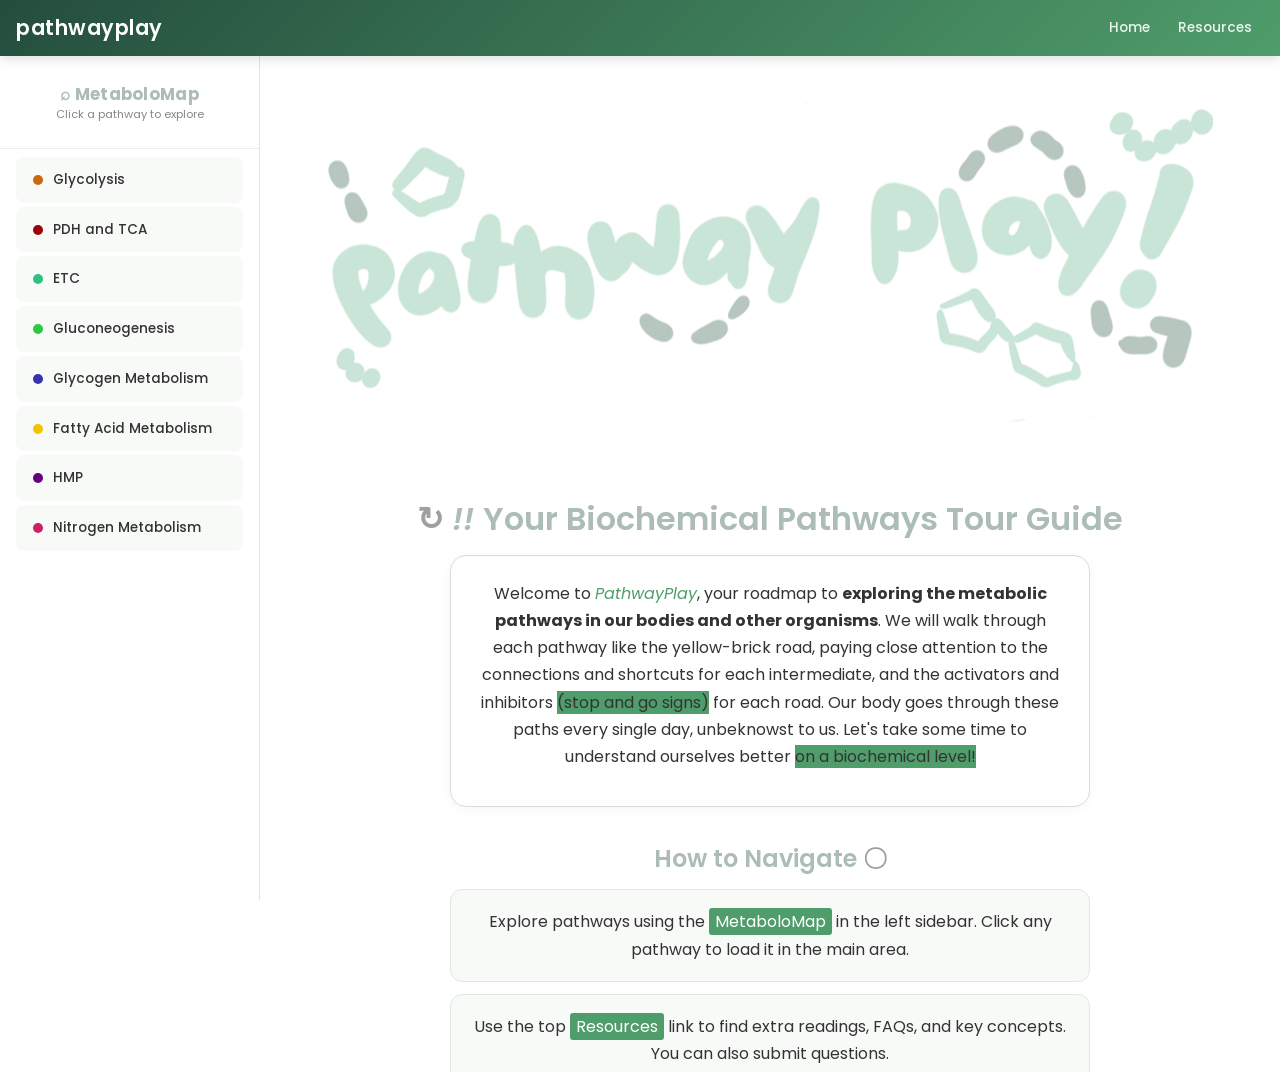
<file: pathwayplayfullpage.html>
<!DOCTYPE html>
<html lang="en">
<head>
  <meta charset="UTF-8">
  <meta http-equiv="refresh" content="0; url=index.html">
  <title>PathwayPlay</title>
</head>
<body>
  <p>Redirecting to <a href="index.html">PathwayPlay</a>...</p>
</body>
</html>
</file>
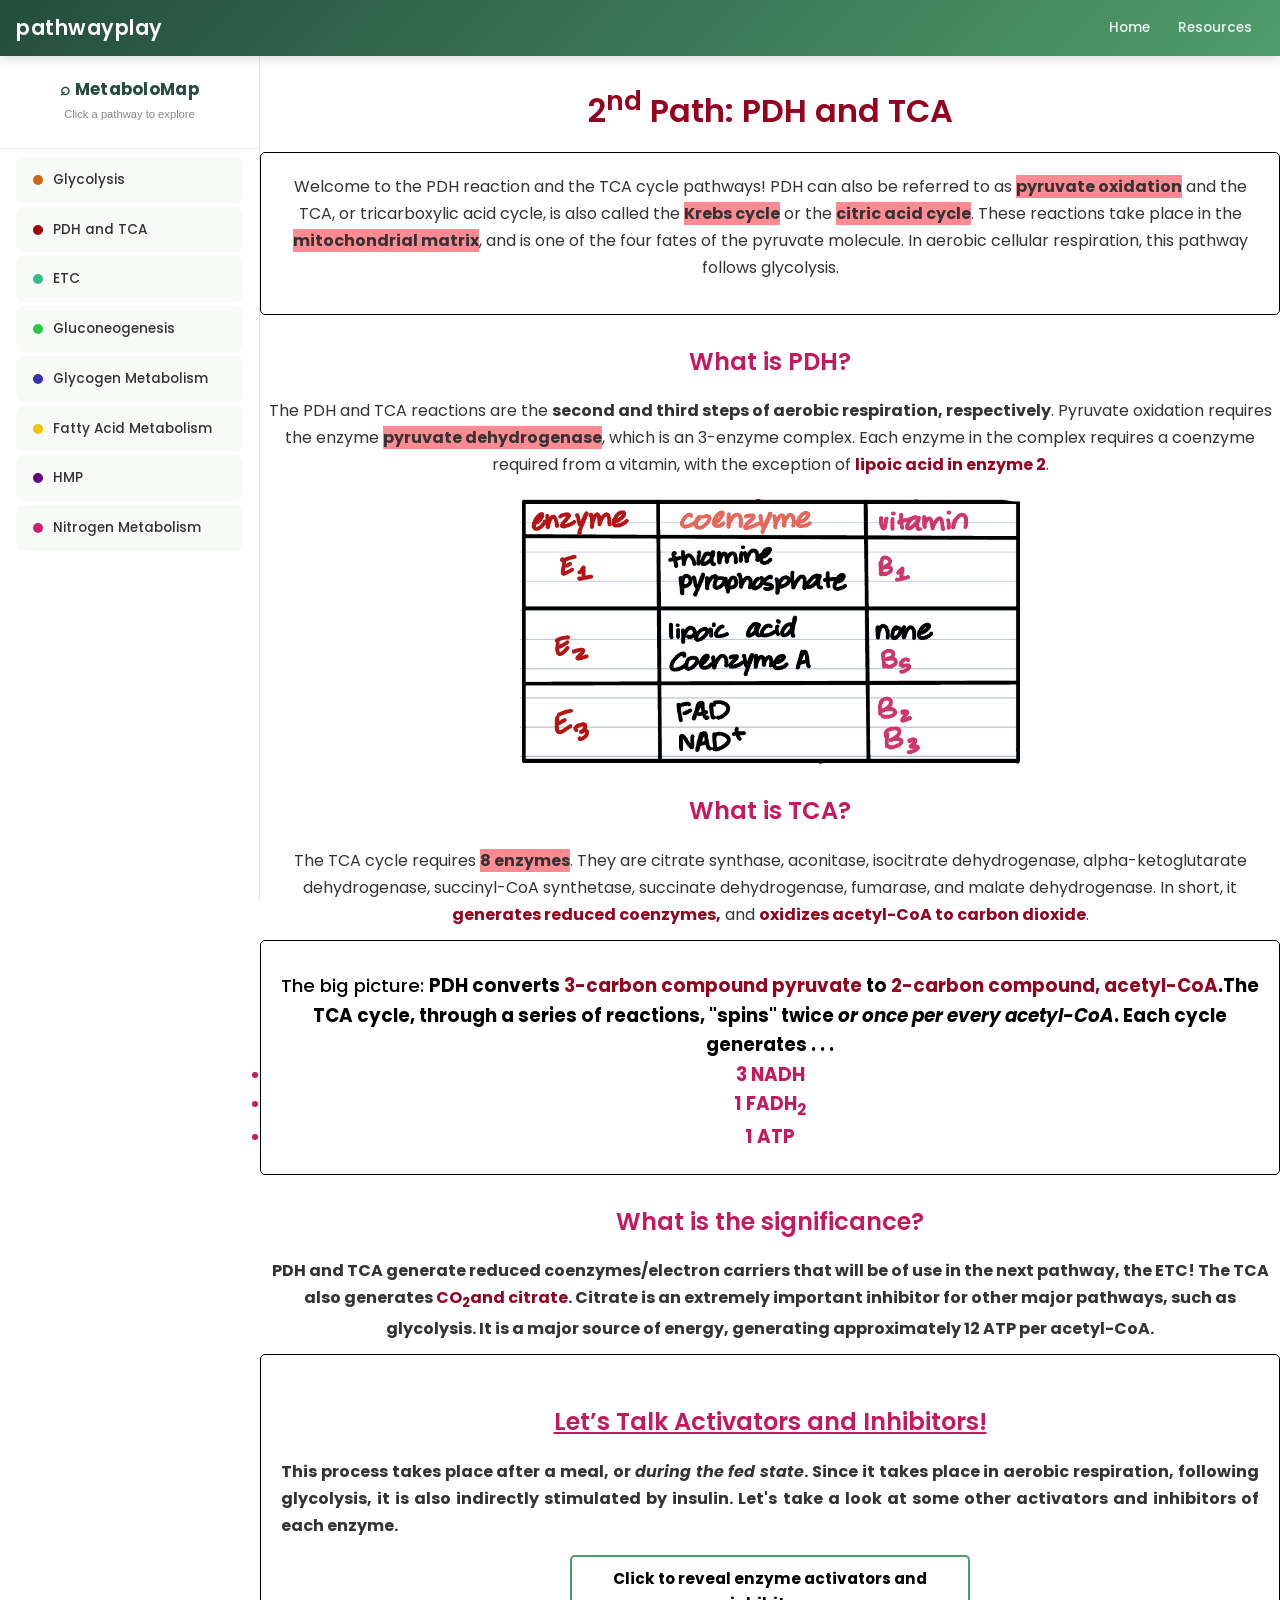
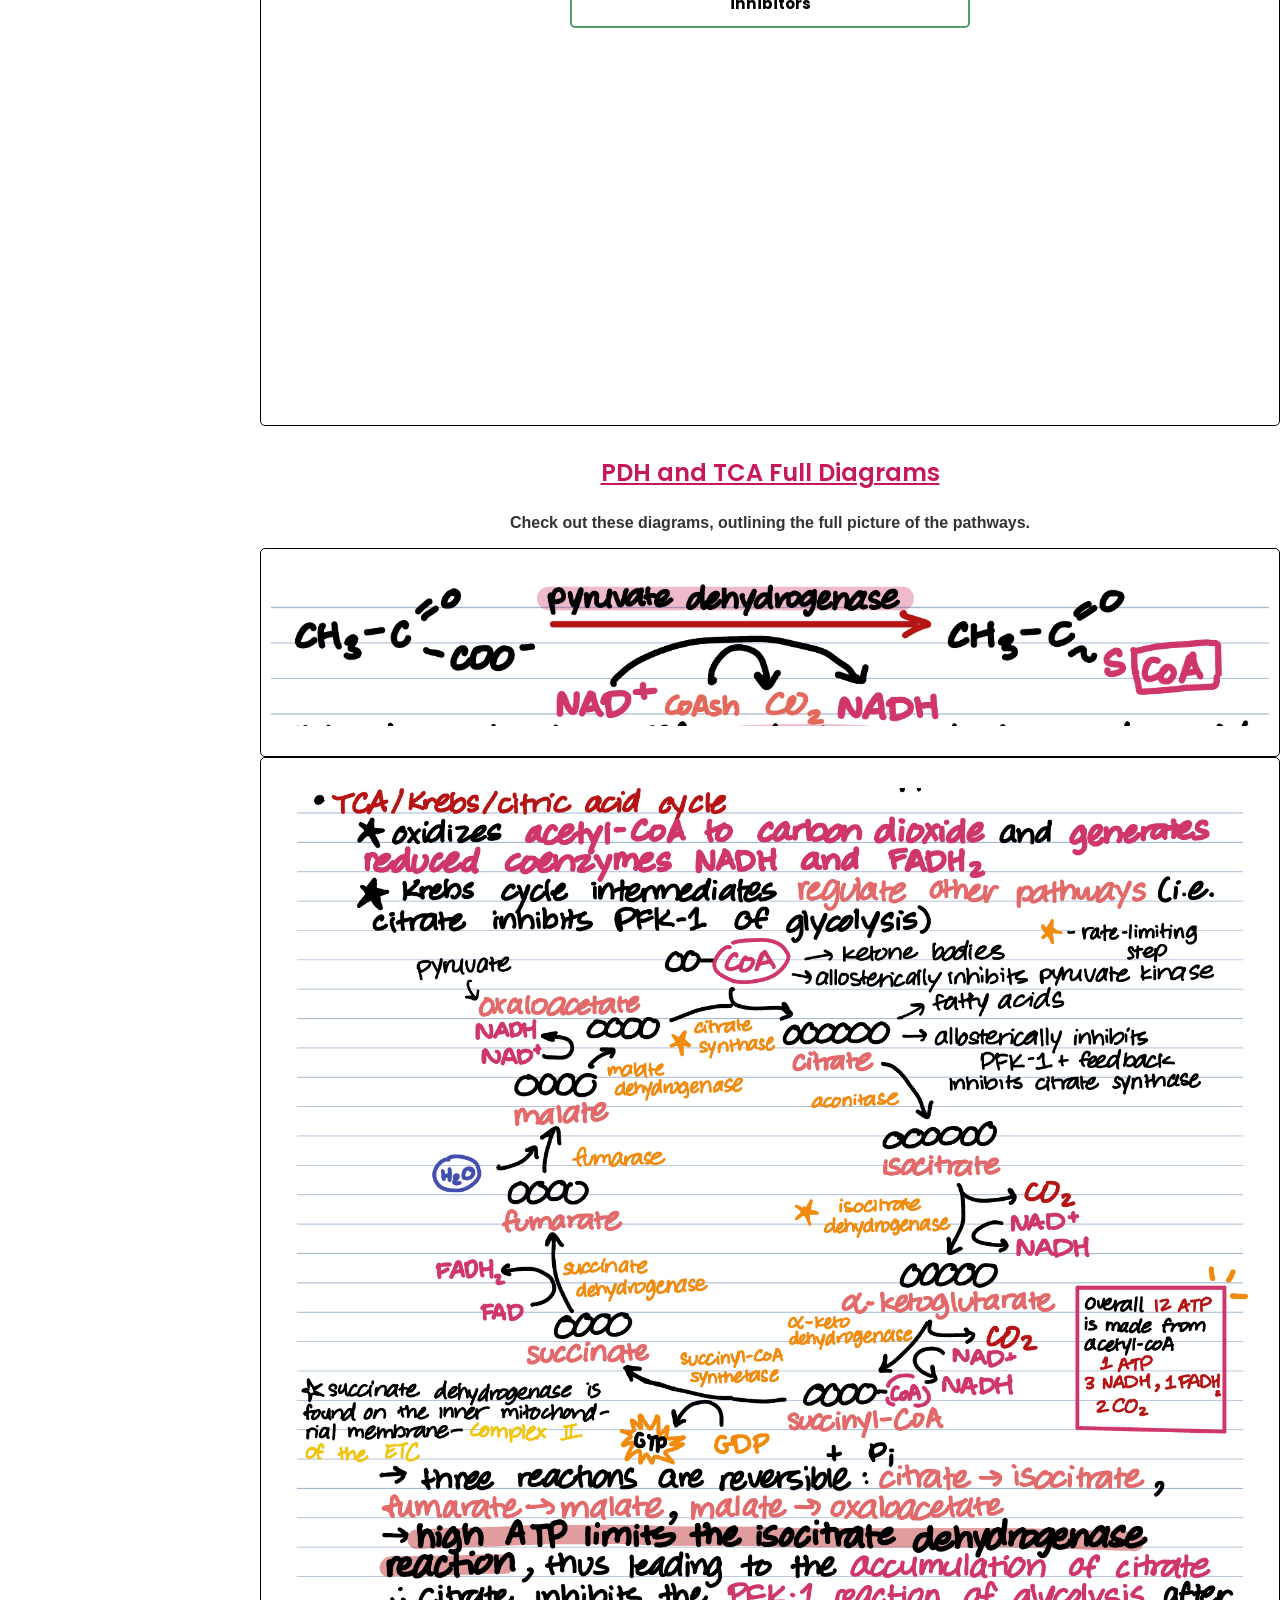
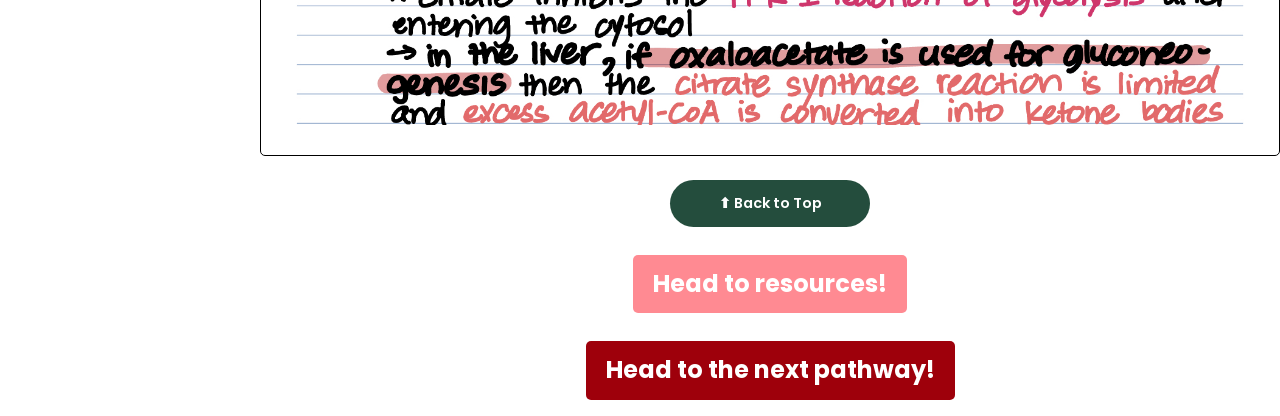
<file: pdh_tca.html>
<html>
<head>
  <meta charset="UTF-8">
  <meta name="viewport" content="width=device-width, initial-scale=1.0">
  <meta name="description" content="Explore the PDH reaction and TCA (Krebs) cycle — enzymes, regulation, and full diagrams on PathwayPlay.">
  <link rel="stylesheet" href="pathwayplay.css">

<title>PDH and TCA on PathwayPlay</title>
<style>

    .toggle-button, .button-link {
        display: inline-block;
        padding: 10px 20px;
        text-decoration: none;
        border-radius: 5px;
        color: white;
        font-family: 'Poppins', sans-serif;
        font-weight: bold;
        text-align: center;
        cursor: pointer;
    }
    .toggle-button { background-color: white; color: black; display: block;}
    .button-link-summary { background-color: #ff8a92; }
    .button-link-next { background-color: #9e000b; }

    /* Toggle table visibility */
    .toggle-checkbox { display: none; }
    .fade-in-table {
        opacity: 0;
        transition: opacity 0.5s ease-in-out;
        margin-top: 15px;
    }
    .toggle-checkbox:checked ~ .table-scroll-wrapper .fade-in-table, .toggle-checkbox:checked ~ .fade-in-table {
        opacity: 1;
    }


    table {
        width: 100%;
        margin: 20px 0;
        border-collapse: collapse;
        font-family: 'Poppins', sans-serif;
    }
    th, td {
        padding: 10px;
        border: 1px solid black;
        text-align: center;
    }
    th {
        background-color: #9e000b;
        color: white;
        border: 1px solid black;
    }

    tr:nth-child(odd) {
        background-color: #ff8a92;
                         }
    
    .center-img { display: block; text-align: center; margin: 20px 0; }

    h1 {font-family: 'Poppins';
        color:#96031e;
        text-align: center;}
    
    p {text-align: center;
       font-family: Arial;
       }
    
    h2 {font-family: 'Poppins'; color:#c7185e; text-align: center;
        }
    
    .imgkrebs { max-width: 100%; height: auto; }
    
    .imgpo { max-width: 100%; height: auto; }
    
    .imagediv { border: 1px solid black; border-radius: 5px; padding: 10px; display: block; text-align: center; }

    span {
          font-weight: bold;}
    
    li {color:#c7185e;
}
</style>
 <link href="https://fonts.googleapis.com/css2?family=Poppins:wght@300;400;600&display=swap" rel="stylesheet">
</head>
<body>
  <div class="navbar">
    <div class="navbar-left">
      <button class="hamburger" id="hamburger" aria-label="Toggle navigation menu">
        <span></span>
        <span></span>
        <span></span>
      </button>
      <a href="index.html" class="brand"><u>pathwayplay</u></a>
    </div>
    <nav>
      <a href="index.html">Home</a>
      <a href="resources.html">Resources</a>
    </nav>
  </div>
  <div class="sidebar-overlay" id="sidebarOverlay"></div>
  <div class="layout">
    <div class="sidebar" id="sidebar">
      <div class="sidebar-menu">
        <div class="menu-header">
          <h2>⌕ MetaboloMap</h2>
          <p>Click a pathway to explore</p>
        </div>
        <nav>
          <ul>
            <li><a href="glycolysis.html"><span class="dot"></span>Glycolysis</a></li>
            <li><a href="pdh_tca.html"><span class="dot"></span>PDH and TCA</a></li>
            <li><a href="etc.html"><span class="dot"></span>ETC</a></li>
            <li><a href="gluconeogenesis.html"><span class="dot"></span>Gluconeogenesis</a></li>
            <li><a href="glycogen.html"><span class="dot"></span>Glycogen Metabolism</a></li>
            <li><a href="fatty_acid.html"><span class="dot"></span>Fatty Acid Metabolism</a></li>
            <li><a href="hmp.html"><span class="dot"></span>HMP</a></li>
            <li><a href="nitrogen_metabolism.html"><span class="dot"></span>Nitrogen Metabolism</a></li>
          </ul>
        </nav>
      </div>
    </div>
    <div class="main-content">

    <a id="top"></a>
    
<h1>2<sup>nd</sup> Path: PDH and TCA</h1>

<div style="border: 1px solid black; padding: 20px; border-radius: 5px;">
    <p style="font-family: 'Poppins', sans-serif;">Welcome to the PDH reaction and the TCA cycle pathways! PDH can also be referred to as <span style="background-color: #ff8a92;">pyruvate oxidation</span> and the TCA, or tricarboxylic acid cycle, is also called the <span style="background-color: #ff8a92;">Krebs cycle</span> or the <span style="background-color: #ff8a92;">citric acid cycle</span>. These reactions take place in the <span style="background-color: #ff8a92;">mitochondrial matrix</span>, and is one of the four fates of the pyruvate molecule. In aerobic cellular respiration, this pathway follows glycolysis.</p>
</div>

<h2>What is PDH?</h2>
<p style="font-family: 'Poppins', sans-serif;">The PDH and TCA reactions are the <b>second and third steps of aerobic respiration, respectively</b>. Pyruvate oxidation requires the enzyme <span style="background-color: #ff8a92;">pyruvate dehydrogenase</span>, which is an 3-enzyme complex. Each enzyme in the complex requires a coenzyme required from a vitamin, with the exception of <span style="color:#96031e;">lipoic acid in enzyme 2</span>.</p>
    
<div class="center-img">
    <img src="pdhtable.jpg" style="max-width: 500px; height: auto; width: 100%;">
</div>

    <h2>What is TCA?</h2>
<p style="font-family: 'Poppins', sans-serif;">The TCA cycle requires <span style="background-color: #ff8a92;">8 enzymes</span>. They are citrate synthase, aconitase, isocitrate dehydrogenase, alpha-ketoglutarate dehydrogenase, succinyl-CoA synthetase, succinate dehydrogenase, fumarase, and malate dehydrogenase. In short, it<span style="color:#96031e;"> generates reduced coenzymes,</span> and <span style="color:#96031e;">oxidizes acetyl-CoA to carbon dioxide</span>.</p>


<div style="border: 1px solid black; padding: 10px; border-radius: 5px;">
    <h3 style="color:black; font-family: 'Poppins'; text-align: center;">The big picture: <b>PDH converts <span style="color:#96031e;">3-carbon compound pyruvate</span> to <span style="color:#96031e;">2-carbon compound, acetyl-CoA</span><b>.The TCA cycle, through a series of reactions, "spins" twice <i>or once per every acetyl-CoA</i>. Each cycle generates . . .</b>
    <ul>
        <li>3 NADH</li>
        <li>1 FADH<sub>2</sub></li>
        <li>1 ATP</li>
    </ul></h3>
</div>

<h2>What is the significance?</h2>
<p style="font-family: 'Poppins', sans-serif;">PDH and TCA generate reduced coenzymes/electron carriers that will be of use in the next pathway, <b>the ETC!</b> The TCA also generates <span style="color:#96031e;">CO<sub>2</sub>and citrate</span>. Citrate is an extremely important inhibitor for other major pathways, such as glycolysis. It is a major source of energy, generating approximately <b>12 ATP</b> per acetyl-CoA.</p>

<div style="border: 1px solid black; padding: 20px; border-radius: 5px;">

<h2 style="text-align:center;"><u>Let’s Talk Activators and Inhibitors!</u></h2>
<p style="font-family: 'Poppins', sans-serif; text-align:justify;">This process takes place <b>after a meal</b>, or <em>during the fed state</em>. Since it takes place in aerobic respiration, following glycolysis, it is also indirectly <b>stimulated by insulin</b>. Let's take a look at some other activators and inhibitors of each enzyme.</p>

<label for="toggle-table" class="toggle-button">Click to reveal enzyme activators and inhibitors</label>
<input type="checkbox" id="toggle-table" class="toggle-checkbox">

<div class="table-scroll-wrapper">
<table class="fade-in-table">
    <tr>
        <th>Enzyme</th>
        <th>Reaction</th>
        <th>Activator</th>
        <th>Inhibitor</th>
    </tr>
    <tr>
        <td><b>Pyruvate dehydrogenase</b></td>
        <td>pyruvate → acetyl-CoA</td>
        <td>pyruvate, Ca<sup>2+</sup></td>
        <td>high ATP and NADH levels</td>
    </tr>
    <tr>
        <td><b>Citrate synthase</b></td>
        <td>acetyl-CoA (and oxaloacetate) → citrate</td>
        <td>—</td>
        <td>ATP, NADH, citrate, succinyl-CoA</td>
    </tr>
    <tr>
        <td><b>Isocitrate dehydrogenase</b></td>
        <td>isocitrate → alpha-ketoglutarate</td>
        <td>ADP, Ca<sup>2+</sup></td>
        <td>ATP, NADH</td>
    </tr>
    <tr>
        <td><b>Alpha-ketoglutarate dehydrogenase</b></td>
        <td>alpha-ketoglutarate → succinyl-CoA</td>
        <td>Ca<sup>2+</sup></td>
        <td>ATP, NADH, succinyl-CoA</td>
    </tr>
</table>
</div>
    </div>

<h2><u>PDH and TCA Full Diagrams</u></h2>
        <p>Check out these diagrams, outlining the full picture of the pathways.</p>
    <div class= "imagediv">
    
        <img class="imgpo" src="pyruvateoxidation.png">
        </div>
    <div class="imagediv">
        <img class="imgkrebs" src="tca.png">
        </div>

     <a href="#top" class="back-to-top">⬆ Back to Top</a>
    
<h2><a href="resources.html" class="button-link button-link-summary">Head to resources!</a></h2>

<h2><a href="etc.html" class="button-link button-link-next">Head to the next pathway!</a></h2>

    </div>
  </div>
  <script>
    const hamburger = document.getElementById('hamburger');
    const sidebar = document.getElementById('sidebar');
    const overlay = document.getElementById('sidebarOverlay');
    function toggleMenu() {
      hamburger.classList.toggle('active');
      sidebar.classList.toggle('open');
      overlay.classList.toggle('open');
      document.body.style.overflow = sidebar.classList.contains('open') ? 'hidden' : '';
    }
    function closeMenu() {
      hamburger.classList.remove('active');
      sidebar.classList.remove('open');
      overlay.classList.remove('open');
      document.body.style.overflow = '';
    }
    if(hamburger) hamburger.addEventListener('click', toggleMenu);
    if(overlay) overlay.addEventListener('click', closeMenu);
  </script>
</body>
</html>
</file>
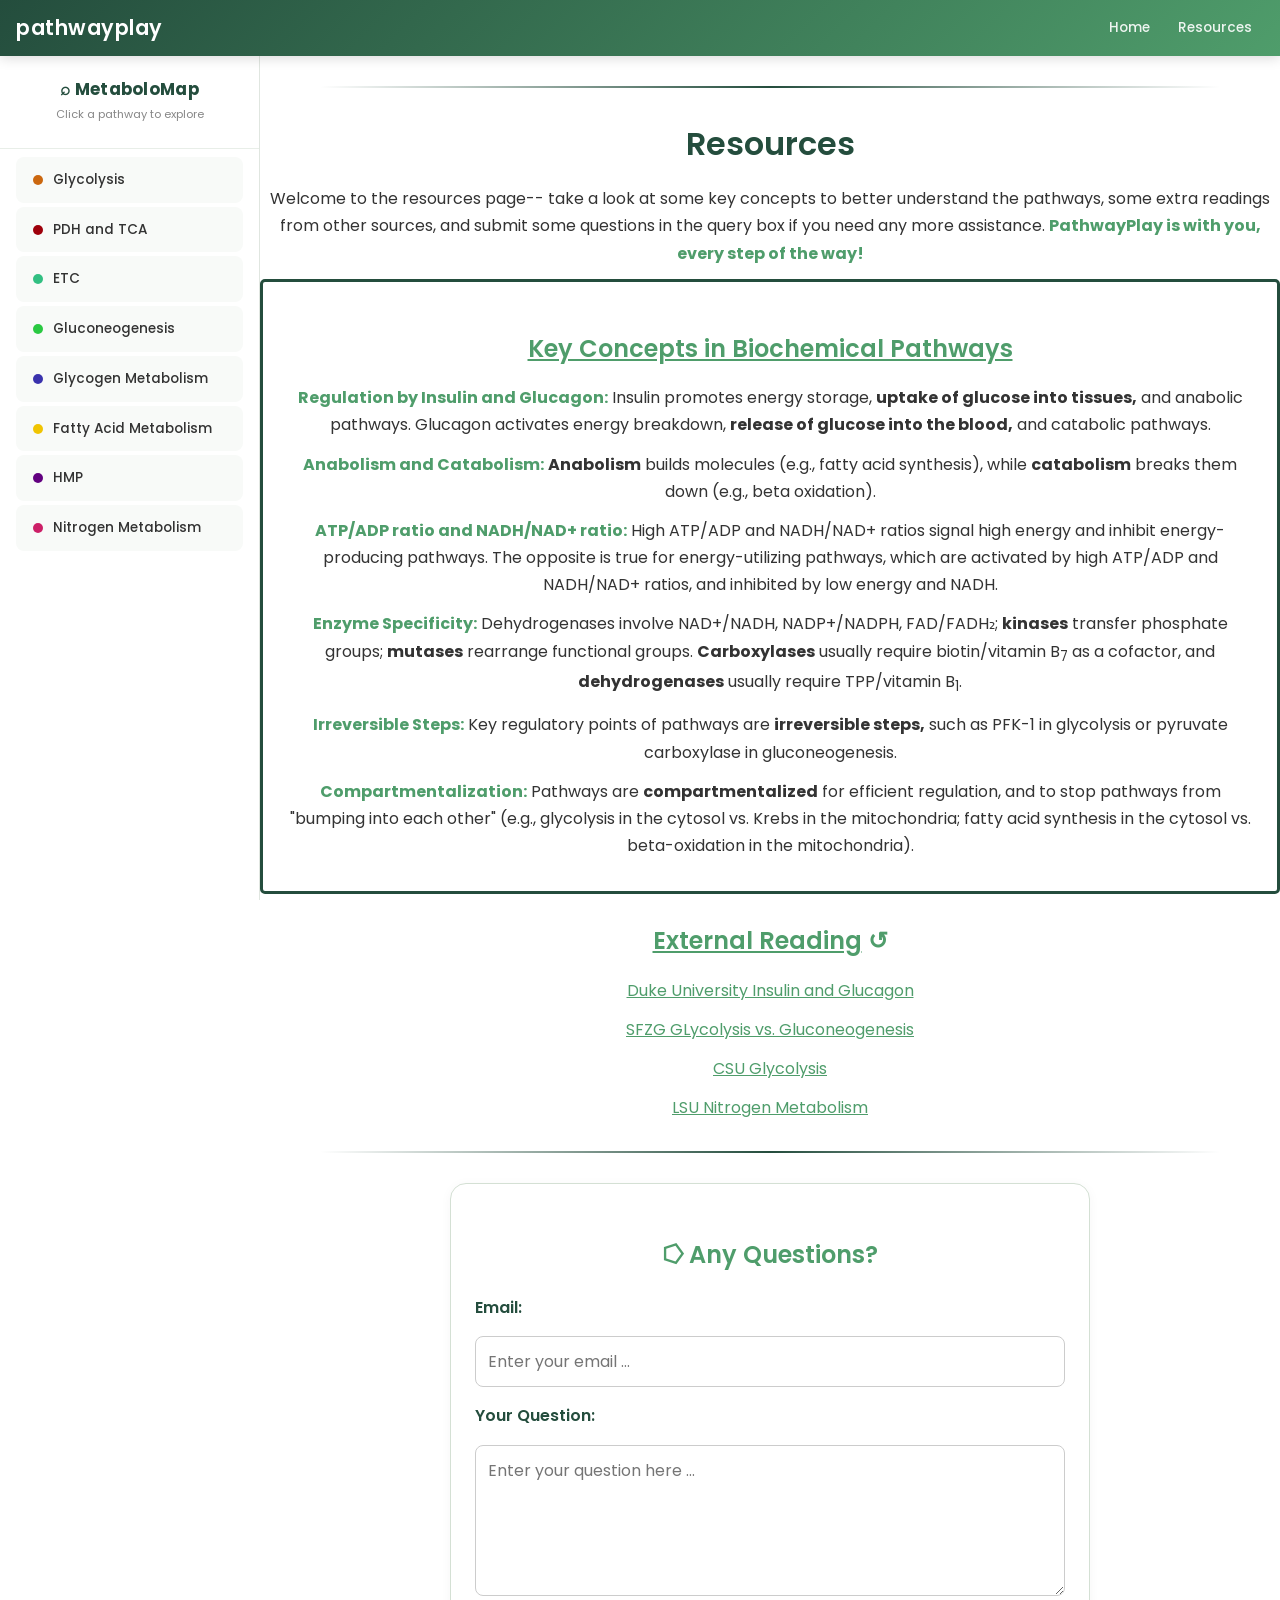
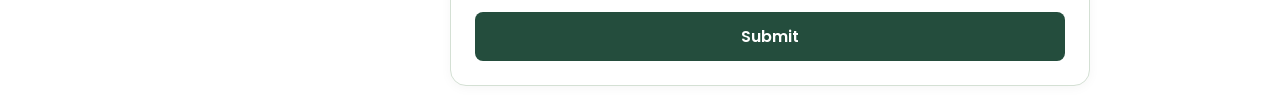
<file: resources.html>
<html>
    <head>
        <meta charset="UTF-8">
        <meta name="viewport" content="width=device-width, initial-scale=1.0">
        <meta name="description" content="PathwayPlay resources — key biochemistry concepts, external readings, and a question submission form for metabolic pathway learners.">
        <link rel="stylesheet" href="pathwayplay.css">
        <title>PathwayPlay Resources</title>
        <style>
.keyconcepts {
  border: 3px solid #244d3d;
  align-items: center;
  border-radius: 5px;
  padding: 20px;
  transition: transform 0.3s ease-in-out, box-shadow 0.3s ease-in-out;
}
.keyconcepts:hover {
  transform: scale(1.05);
  box-shadow: 0 4px 20px #4f9d6b; 
}
span { color: #4f9d6b; font-weight: bold; }
a:link { color: #4f9d6b; }
a:hover { color: #4f9d6b; }
a:visited { color: #244d3d; }
a:active { color: black; }
@media (max-width: 768px) {
  .keyconcepts { transform: none !important; }
  .keyconcepts:hover { transform: none !important; box-shadow: none !important; }
}
</style>
         <link href="https://fonts.googleapis.com/css2?family=Poppins:wght@300;400;600&display=swap" rel="stylesheet">
    </head>
    <body>
  <div class="navbar">
    <div class="navbar-left">
      <button class="hamburger" id="hamburger" aria-label="Toggle navigation menu">
        <span></span>
        <span></span>
        <span></span>
      </button>
      <a href="index.html" class="brand"><u>pathwayplay</u></a>
    </div>
    <nav>
      <a href="index.html">Home</a>
      <a href="resources.html">Resources</a>
    </nav>
  </div>
  <div class="sidebar-overlay" id="sidebarOverlay"></div>
  <div class="layout">
    <div class="sidebar" id="sidebar">
      <div class="sidebar-menu">
        <div class="menu-header">
          <h2>⌕ MetaboloMap</h2>
          <p>Click a pathway to explore</p>
        </div>
        <nav>
          <ul>
            <li><a href="glycolysis.html"><span class="dot"></span>Glycolysis</a></li>
            <li><a href="pdh_tca.html"><span class="dot"></span>PDH and TCA</a></li>
            <li><a href="etc.html"><span class="dot"></span>ETC</a></li>
            <li><a href="gluconeogenesis.html"><span class="dot"></span>Gluconeogenesis</a></li>
            <li><a href="glycogen.html"><span class="dot"></span>Glycogen Metabolism</a></li>
            <li><a href="fatty_acid.html"><span class="dot"></span>Fatty Acid Metabolism</a></li>
            <li><a href="hmp.html"><span class="dot"></span>HMP</a></li>
            <li><a href="nitrogen_metabolism.html"><span class="dot"></span>Nitrogen Metabolism</a></li>
          </ul>
        </nav>
      </div>
    </div>
    <div class="main-content">

        <hr/>
        <h1>Resources</h1>
        <p style="font-family: 'Poppins'; text-align:center;">Welcome to the resources page-- take a look at some key concepts to better understand the pathways, some extra readings from other sources, and submit some questions in the query box if you need any more assistance. <span>PathwayPlay is with you, every step of the way!</span></p>
        <div class="keyconcepts">
           <h2><u>Key Concepts in Biochemical Pathways</u></h2>
<p><span>Regulation by Insulin and Glucagon:</span> Insulin promotes energy storage, <b>uptake of glucose into tissues,</b> and anabolic pathways. Glucagon activates energy breakdown, <b>release of glucose into the blood,</b> and catabolic pathways.</p>
<p><span>Anabolism and Catabolism:</span> <b>Anabolism</b> builds molecules (e.g., fatty acid synthesis), while <b>catabolism</b> breaks them down (e.g., beta oxidation).</p>
<p><span>ATP/ADP ratio and NADH/NAD+ ratio:</span> High ATP/ADP and NADH/NAD+ ratios signal high energy and inhibit energy-producing pathways. The opposite is true for energy-utilizing pathways, which are activated by high ATP/ADP and NADH/NAD+ ratios, and inhibited by low energy and NADH.</p>
<p><span>Enzyme Specificity:</span> Dehydrogenases involve NAD+/NADH, NADP+/NADPH, FAD/FADH₂; <b>kinases</b> transfer phosphate groups; <b>mutases</b> rearrange functional groups. <b>Carboxylases</b> usually require biotin/vitamin B<sub>7</sub> as a cofactor, and <b>dehydrogenases</b> usually require TPP/vitamin B<sub>1</sub>.</p>
<p><span>Irreversible Steps:</span> Key regulatory points of pathways are <b>irreversible steps,</b> such as PFK-1 in glycolysis or pyruvate carboxylase in gluconeogenesis.</p>
<p><span>Compartmentalization:</span> Pathways are <b>compartmentalized</b> for efficient regulation, and to stop pathways from "bumping into each other" (e.g., glycolysis in the cytosol vs. Krebs in the mitochondria; fatty acid synthesis in the cytosol vs. beta-oxidation in the mitochondria).</p>
            </div>

<div style="left-padding:100px; right-padding:100px; border:none;">
<h2><u>External Reading</u> <span>↺</span></h2> 
    <p style="font-family:Poppins; text-align:center;"><a href="https://histology.oit.duke.edu/MBS/Videos/Phys/Phys%207.5%20Fuel%20Fed%20State/Phys%207.5%20and%207.6%20Fuel%20Fed%20and%20Fasted%20State%20NOTES.pdf">Duke University Insulin and Glucagon</a></p>
    <p style="font-family:Poppins; text-align:center;"><a href="https://www.sfzg.unizg.hr/_download/repository/Seminar_Glycolysis_and_gluconeogenesis_KMJ.pdf">SFZG GLycolysis vs. Gluconeogenesis</a></p>
    <p style="font-family:Poppins; text-align:center;"><a href="https://www.csun.edu/~jm77307/Glycolysis.pdf">CSU Glycolysis</a></p>
    <p style="font-family:Poppins; text-align:center;"><a href="https://www.medschool.lsuhsc.edu/biochemistry/courses/biochemistry201/desai/urea%20cycle.pdf">LSU Nitrogen Metabolism</a></p>
    </div>
        <hr/>
        <div class="form-div">
            <h2><span> ⭔ </span>Any Questions?</h2>
            <form>
                <label for="email">Email:</label>
                <input type="email" id="email" name="email" placeholder="Enter your email ...">
                <label for="message">Your Question:</label>
        <textarea id="message" name="message" placeholder="Enter your question here ..." rows="5"></textarea>
            <button type="submit">Submit</button>
            </form>
    </div>
        </div>
  </div>
  <script>
    const hamburger = document.getElementById('hamburger');
    const sidebar = document.getElementById('sidebar');
    const overlay = document.getElementById('sidebarOverlay');
    function toggleMenu() {
      hamburger.classList.toggle('active');
      sidebar.classList.toggle('open');
      overlay.classList.toggle('open');
      document.body.style.overflow = sidebar.classList.contains('open') ? 'hidden' : '';
    }
    function closeMenu() {
      hamburger.classList.remove('active');
      sidebar.classList.remove('open');
      overlay.classList.remove('open');
      document.body.style.overflow = '';
    }
    if(hamburger) hamburger.addEventListener('click', toggleMenu);
    if(overlay) overlay.addEventListener('click', closeMenu);
  </script>
</body>
</html>
</file>
<file: pathwayplay.css>
* { margin: 0; padding: 0; box-sizing: border-box; }

/* ── Scrollbars ── */
::-webkit-scrollbar {
  width: 8px;
  height: 8px;
}
::-webkit-scrollbar-track {
  background: #f1f1f1;
}
::-webkit-scrollbar-thumb {
  background: #b0c4b0;
  border-radius: 4px;
}
::-webkit-scrollbar-thumb:hover {
  background: #4f9d6b;
}

body {
  font-family: 'Poppins', sans-serif;
  color: #333;
  background: white;
  line-height: 1.6;
  overflow-wrap: break-word;
  word-wrap: break-word;
}

.content {
  text-align: center;
  margin-top: 20px;
}

@keyframes fade-in {
  from { opacity: 0; transform: translateY(8px); }
  to { opacity: 1; transform: translateY(0); }
}

@keyframes slide-up {
  from { opacity: 0; transform: translateY(20px); }
  to { opacity: 1; transform: translateY(0); }
}

hr {
  width: 90%;
  max-width: 900px;
  height: 2px;
  background: linear-gradient(90deg, transparent, #244d3d, transparent);
  border: none;
  margin: 30px auto;
  animation: fade-in 1s ease-out;
}

img {
  max-width: 100%;
  height: auto;
  display: block;
  margin: 20px auto;
  animation: fade-in 1s ease-out;
  border-radius: 4px;
}

.img-responsive {
  max-width: 100%;
  height: auto;
  width: auto;
}

h1 {
  font-size: 2rem;
  text-align: center;
  color: #244d3d;
  margin: 24px 0 16px;
  animation: fade-in 0.8s ease-out;
  font-weight: 600;
}

h2 {
  font-size: 1.5rem;
  text-align: center;
  color: #4f9d6b;
  margin: 28px 0 16px;
  animation: fade-in 0.8s ease-out;
  font-weight: 600;
}

h2:hover { cursor: help; }

h3 {
  font-size: 1.15rem;
  margin: 20px 0 12px;
  font-weight: 500;
}

p {
  font-family: 'Poppins', 'Arial', sans-serif;
  text-align: center;
  line-height: 1.7;
  margin-bottom: 12px;
}

.bordered-box {
  border: 1px solid #d4e0d4;
  border-radius: 16px;
  padding: 24px;
  margin: 16px auto;
  width: 90%;
  max-width: 640px;
  background: white;
  box-shadow: 0 2px 12px rgba(0,0,0,0.04);
  transition: transform 0.25s ease, box-shadow 0.25s ease;
}

.bordered-box:hover {
  transform: scale(1.02);
  box-shadow: 0 6px 24px rgba(79, 157, 107, 0.15);
}

.info-box {
  background: #f8faf8;
  border-radius: 12px;
  border: 1px solid #e0e8e0;
  padding: 18px 22px;
  margin: 12px auto;
  width: 90%;
  max-width: 640px;
  transition: transform 0.25s ease, box-shadow 0.25s ease;
}

.info-box:hover {
  transform: scale(1.02);
  box-shadow: 0 4px 16px rgba(36, 77, 61, 0.1);
}

.form-div {
  border: 1px solid #d4e0d4;
  border-radius: 16px;
  padding: 24px;
  margin: 16px auto;
  width: 90%;
  max-width: 640px;
  background: white;
  box-shadow: 0 2px 12px rgba(0,0,0,0.04);
}
.form-div form {
  display: flex;
  flex-direction: column;
  gap: 16px;
  margin-top: 20px;
}
.form-div label {
  font-weight: 600;
  color: #244d3d;
  text-align: left;
}
.form-div input, .form-div textarea {
  width: 100%;
  border: 1px solid #ccc;
  border-radius: 8px;
  padding: 12px;
  font-size: 1rem;
  font-family: 'Poppins', sans-serif;
  transition: border-color 0.2s;
}
.form-div input:focus, .form-div textarea:focus {
  outline: none;
  border-color: #4f9d6b;
  box-shadow: 0 0 0 2px rgba(79, 157, 107, 0.2);
}
.form-div button {
  background-color: #244d3d;
  color: white;
  border: none;
  border-radius: 8px;
  padding: 12px;
  font-family: 'Poppins', sans-serif;
  font-weight: 600;
  font-size: 1rem;
  cursor: pointer;
  transition: background-color 0.2s, transform 0.15s;
}
.form-div button:hover {
  background-color: #1a3a2d;
  transform: scale(1.02);
}
.form-div button:active {
  transform: scale(0.98);
}

.table-scroll-wrapper {
  overflow-x: auto;
  -webkit-overflow-scrolling: touch;
  margin: 16px 0;
  position: relative;
}

.pathway-body {
  padding: 0 20px;
}

/* ── Responsive tables ── */
@media (max-width: 768px) {
  h1 { font-size: 1.5rem; }
  h2 { font-size: 1.25rem; }
  .bordered-box, .info-box { width: 95%; padding: 16px; }

  table { display: block; width: 100% !important; overflow-x: auto; -webkit-overflow-scrolling: touch; font-size: 0.85rem; }
  td, th { padding: 8px 10px !important; }

  img { max-width: 100% !important; height: auto !important; }
  img[width] { width: 100% !important; height: auto !important; }

  body { padding: 0 8px; }
  .content { margin-top: 12px; }

  .bordered-box:hover, .info-box:hover, .keyconcepts:hover {
    transform: none !important;
    box-shadow: 0 2px 12px rgba(0,0,0,0.04) !important;
  }
  .button-link {
    display: block;
    width: 90%;
    max-width: 360px;
    margin: 8px auto;
    padding: 14px 20px;
    font-size: 0.95rem;
    border-radius: 10px;
  }
}

@media (max-width: 480px) {
  .pathway-body { padding: 0 12px; }
  h1 { font-size: 1.25rem; }
  h2 { font-size: 1.1rem; }
  h3 { font-size: 1rem; }
  .bordered-box, .info-box { width: 100%; padding: 12px; border-radius: 12px; margin: 12px auto; }
  p { font-size: 0.9rem; }
  hr { width: 90%; margin: 20px auto; }
  .content { margin-top: 8px; }
}

/* ── Touch-friendly toggle buttons ── */
button, .toggle-btn, summary {
  min-height: 44px;
  min-width: 44px;
  cursor: pointer;
}

.toggle-button {
  background: #f0f7f0;
  border: 2px solid #4f9d6b;
  border-radius: 10px;
  padding: 14px 24px;
  font-size: 0.95rem;
  font-family: 'Poppins', sans-serif;
  font-weight: 600;
  color: #244d3d;
  display: block;
  margin: 16px auto;
  max-width: 400px;
  text-align: center;
  cursor: pointer;
  transition: background 0.2s, transform 0.15s;
  -webkit-tap-highlight-color: transparent;
}

.toggle-button:hover {
  background: #e0f0e0;
  transform: scale(1.02);
}

.toggle-button:active {
  transform: scale(0.98);
  background: #d0e8d0;
}

/* ── Back to top ── */
.back-to-top {
  display: block;
  text-align: center;
  margin: 24px auto;
  padding: 12px 28px;
  background: #244d3d;
  color: white;
  border-radius: 24px;
  text-decoration: none;
  font-weight: 600;
  font-family: 'Poppins', sans-serif;
  font-size: 0.9rem;
  max-width: 200px;
  transition: background 0.2s, transform 0.15s;
  -webkit-tap-highlight-color: transparent;
}

.back-to-top:hover {
  background: #1a3a2d;
  transform: scale(1.04);
}

.back-to-top:active {
  transform: scale(0.97);
}

/* ── Smooth scrolling ── */
html { scroll-behavior: smooth; }

/* ── Navbar ── */
.navbar {
  background: linear-gradient(135deg, #244d3d, #4f9d6b);
  padding: 0 16px;
  display: flex;
  justify-content: space-between;
  align-items: center;
  position: fixed;
  top: 0;
  left: 0;
  width: 100%;
  height: 56px;
  z-index: 1000;
  box-shadow: 0 2px 12px rgba(0,0,0,0.15);
}

.navbar-left { display: flex; align-items: center; gap: 12px; }

.navbar .brand {
  font-size: 1.3rem;
  font-weight: 600;
  color: white;
  text-decoration: none;
  letter-spacing: 0.5px;
}

.navbar .brand u { text-decoration: none; }

.navbar nav { display: flex; gap: 4px; }

.navbar nav a {
  color: rgba(255,255,255,0.9);
  text-decoration: none;
  padding: 8px 12px;
  border-radius: 6px;
  font-weight: 500;
  font-size: 0.85rem;
  transition: background 0.2s, color 0.2s;
  white-space: nowrap;
}

.navbar nav a:hover {
  background: rgba(255,255,255,0.15);
  color: white;
}

/* ── Hamburger ── */
.hamburger {
  display: none;
  background: none;
  border: none;
  cursor: pointer;
  padding: 8px 4px;
  flex-direction: column;
  gap: 5px;
  outline: none;
}

.hamburger span {
  display: block;
  width: 24px;
  height: 2.5px;
  background: white;
  border-radius: 2px;
  transition: transform 0.3s ease, opacity 0.3s ease;
  transform-origin: center;
}

.hamburger.active span:nth-child(1) {
  transform: translateY(7.5px) rotate(45deg);
}

.hamburger.active span:nth-child(2) {
  opacity: 0;
}

.hamburger.active span:nth-child(3) {
  transform: translateY(-7.5px) rotate(-45deg);
}

/* ── Layout ── */
.layout {
  display: flex;
  min-height: 100vh;
  padding-top: 56px;
}

/* ── Sidebar / Drawer ── */
.sidebar {
  width: 260px;
  min-width: 260px;
  background: white;
  border-right: 1px solid #e0e6e0;
  padding: 16px 0;
  position: fixed;
  top: 56px;
  left: 0;
  bottom: 0;
  overflow-y: auto;
  z-index: 100;
}

/* ── Overlay ── */
.sidebar-overlay {
  display: none;
  position: fixed;
  inset: 0;
  background: rgba(0,0,0,0.5);
  z-index: 99;
  opacity: 0;
  transition: opacity 0.3s ease;
}

.sidebar-overlay.open {
  display: block;
  opacity: 1;
}

/* ── Main Content ── */
.main-content {
  flex: 1;
  min-width: 0;
  margin-left: 260px;
  padding: 0;
  background: white;
  min-height: calc(100vh - 56px);
}

/* ── Sidebar Menu Styles ── */
.sidebar-menu { padding: 0; }
.sidebar-menu .menu-header {
  text-align: center;
  padding: 4px 0 12px;
  border-bottom: 1px solid #e8eee8;
  margin-bottom: 8px;
}
.sidebar-menu .menu-header h2 {
  font-size: 1.05rem;
  font-weight: 700;
  color: #244d3d;
  margin: 0;
  letter-spacing: 0.3px;
}
.sidebar-menu .menu-header p {
  font-size: 0.7rem;
  color: #888;
  margin-top: 2px;
  font-weight: 400;
}
.sidebar-menu nav ul { list-style: none; }
.sidebar-menu nav ul li { margin-bottom: 4px; padding: 0 16px; }
.sidebar-menu nav ul li a {
  text-decoration: none;
  color: #333;
  display: flex;
  align-items: center;
  gap: 10px;
  padding: 12px 14px;
  border-radius: 8px;
  font-weight: 500;
  font-size: 0.85rem;
  transition: all 0.15s ease;
  background: #f8faf8;
  border-left: 3px solid transparent;
  -webkit-tap-highlight-color: transparent;
  -webkit-touch-callout: none;
  user-select: none;
}
.sidebar-menu nav ul li a:active {
  background: #e8f0e8;
  transform: scale(0.98);
}
.sidebar-menu nav ul li a .dot {
  width: 10px;
  height: 10px;
  border-radius: 50%;
  flex-shrink: 0;
}
.sidebar-menu nav ul li a:hover {
  background: #edf5ed;
  transform: translateX(2px);
}
.sidebar-menu nav ul li:nth-child(1) a .dot { background: #CB670F; }
.sidebar-menu nav ul li:nth-child(2) a .dot { background: #9e000b; }
.sidebar-menu nav ul li:nth-child(3) a .dot { background: #32bf82; }
.sidebar-menu nav ul li:nth-child(4) a .dot { background: #2ac942; }
.sidebar-menu nav ul li:nth-child(5) a .dot { background: #3a32ad; }
.sidebar-menu nav ul li:nth-child(6) a .dot { background: #f0c402; }
.sidebar-menu nav ul li:nth-child(7) a .dot { background: #620080; }
.sidebar-menu nav ul li:nth-child(8) a .dot { background: #cc1f67; }

.sidebar-menu nav ul li:nth-child(1) a:hover { border-left-color: #CB670F; }
.sidebar-menu nav ul li:nth-child(2) a:hover { border-left-color: #9e000b; }
.sidebar-menu nav ul li:nth-child(3) a:hover { border-left-color: #32bf82; }
.sidebar-menu nav ul li:nth-child(4) a:hover { border-left-color: #2ac942; }
.sidebar-menu nav ul li:nth-child(5) a:hover { border-left-color: #3a32ad; }
.sidebar-menu nav ul li:nth-child(6) a:hover { border-left-color: #f0c402; }
.sidebar-menu nav ul li:nth-child(7) a:hover { border-left-color: #620080; }
.sidebar-menu nav ul li:nth-child(8) a:hover { border-left-color: #cc1f67; }

/* ── Tablet (≤ 768px) ── */
@media (max-width: 768px) {
  .hamburger { display: flex; }
  .sidebar {
    width: 280px;
    min-width: 280px;
    transform: translateX(-100%);
    transition: transform 0.3s ease;
    z-index: 100;
    border-right: none;
    box-shadow: 2px 0 16px rgba(0,0,0,0.15);
  }
  .sidebar.open { transform: translateX(0); }
  .main-content { margin-left: 0; }
  .sidebar-menu .menu-header { padding-top: 0; }
  .sidebar-menu .menu-header h2 { font-size: 0.95rem; }
  .sidebar-menu nav ul li a { padding: 14px 14px; font-size: 0.9rem; }
}

/* ── Small Mobile (≤ 480px) ── */
@media (max-width: 480px) {
  .navbar { padding: 0 12px; }
  .navbar .brand { font-size: 1.1rem; }
  .navbar nav a { padding: 6px 10px; font-size: 0.78rem; }
  .sidebar { width: 100%; min-width: 0; max-width: 320px; }
}
</file>
